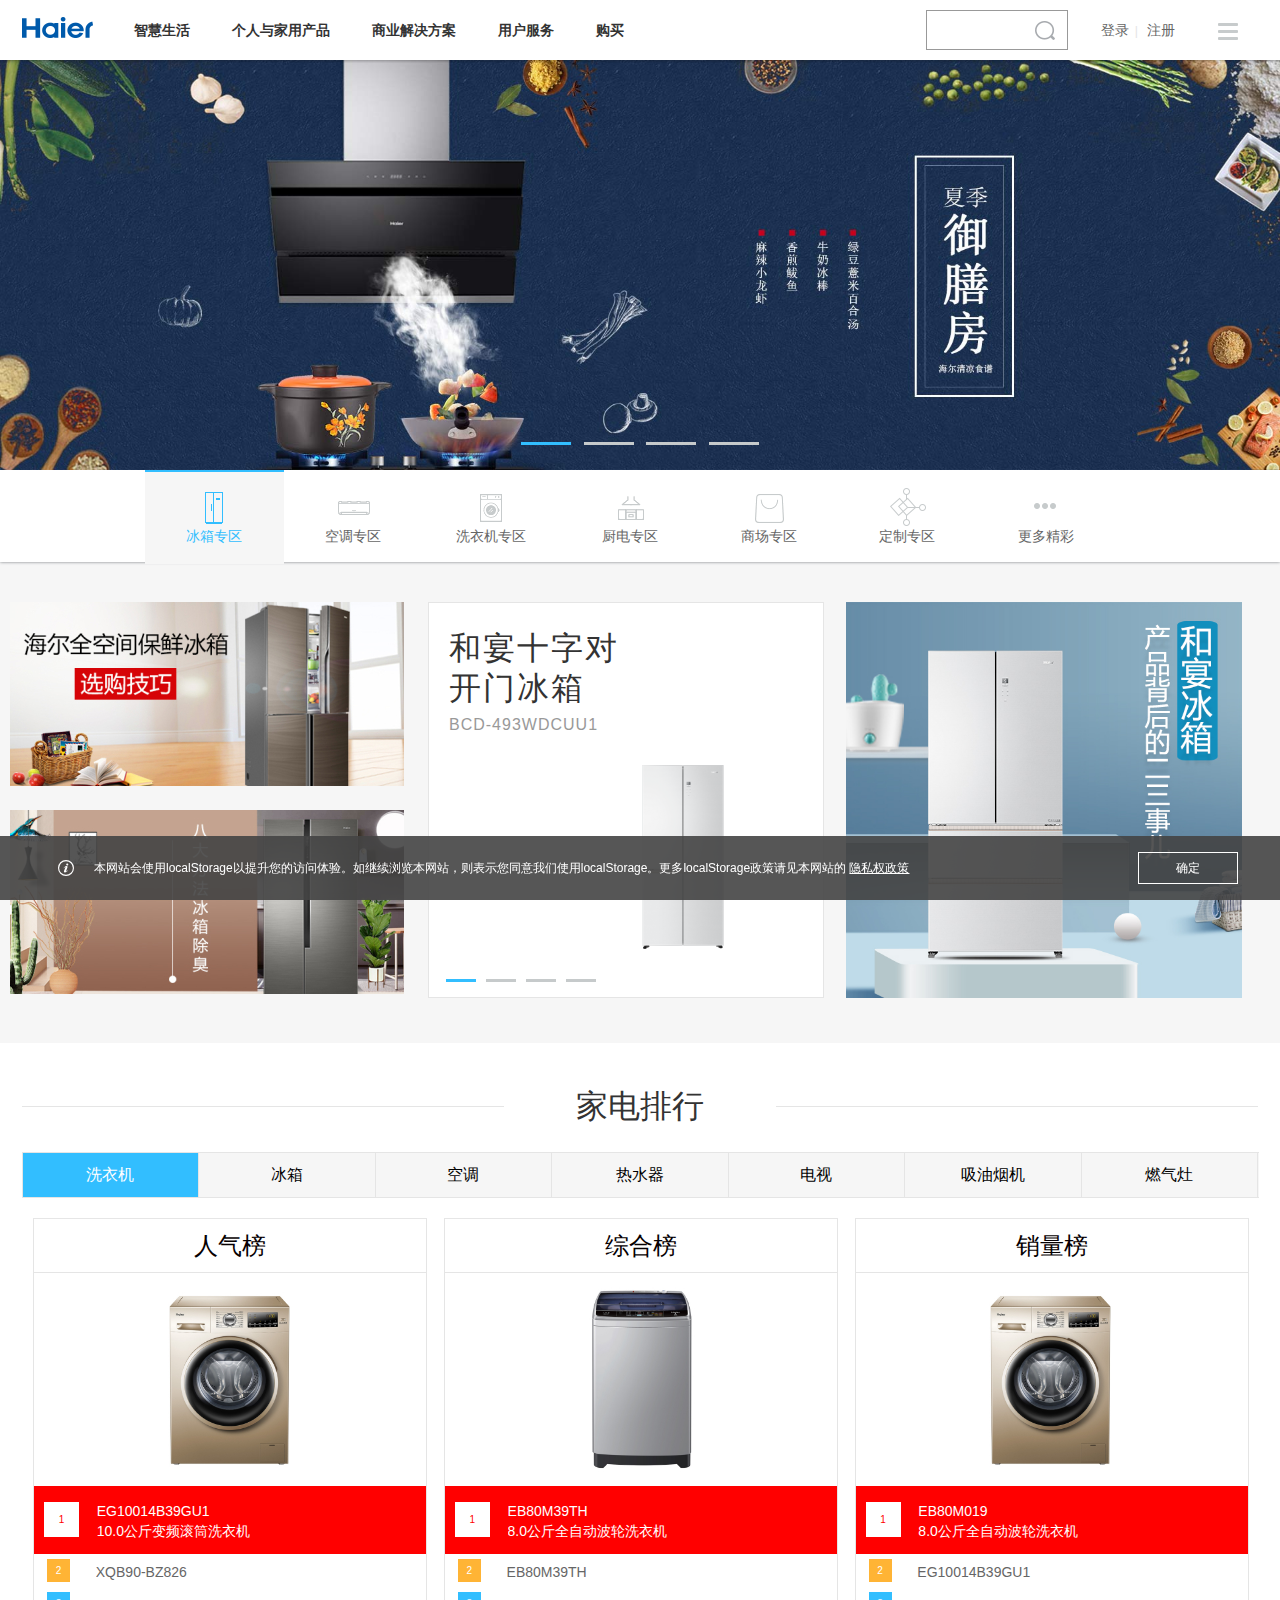
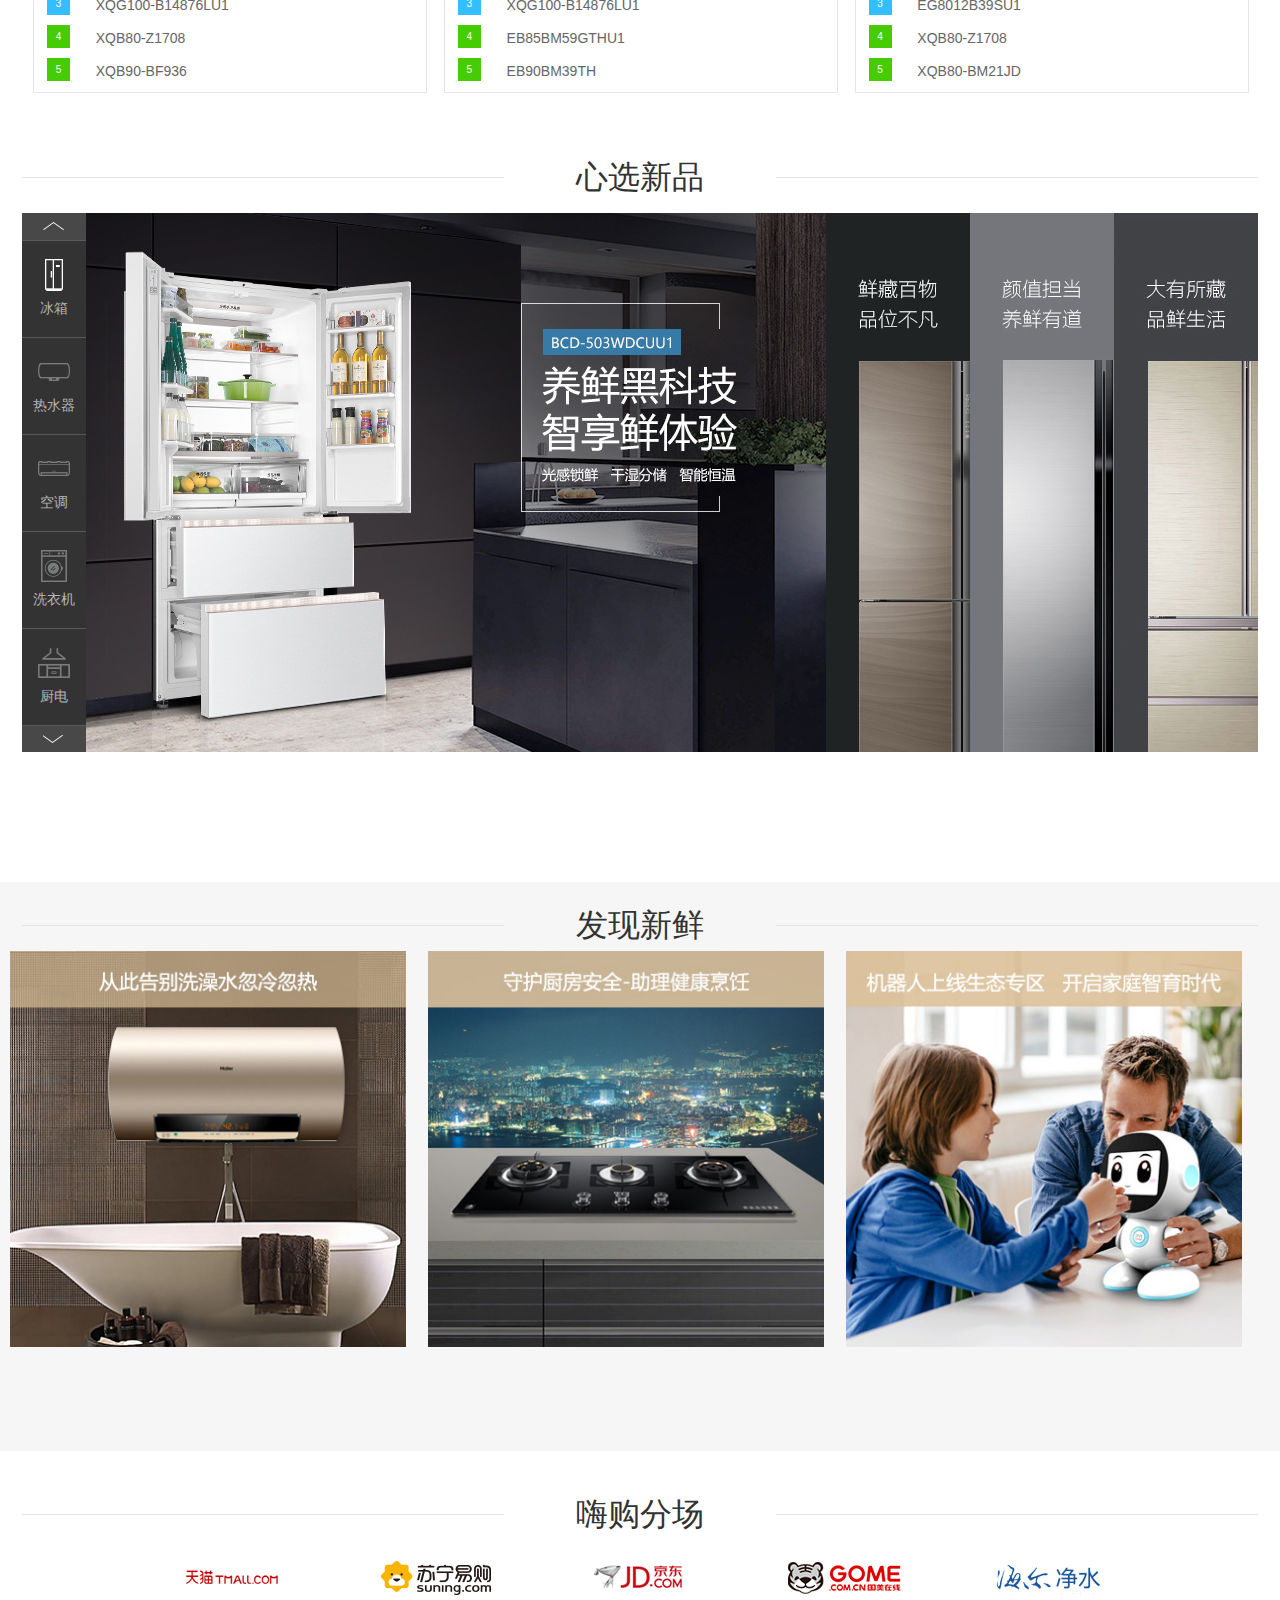
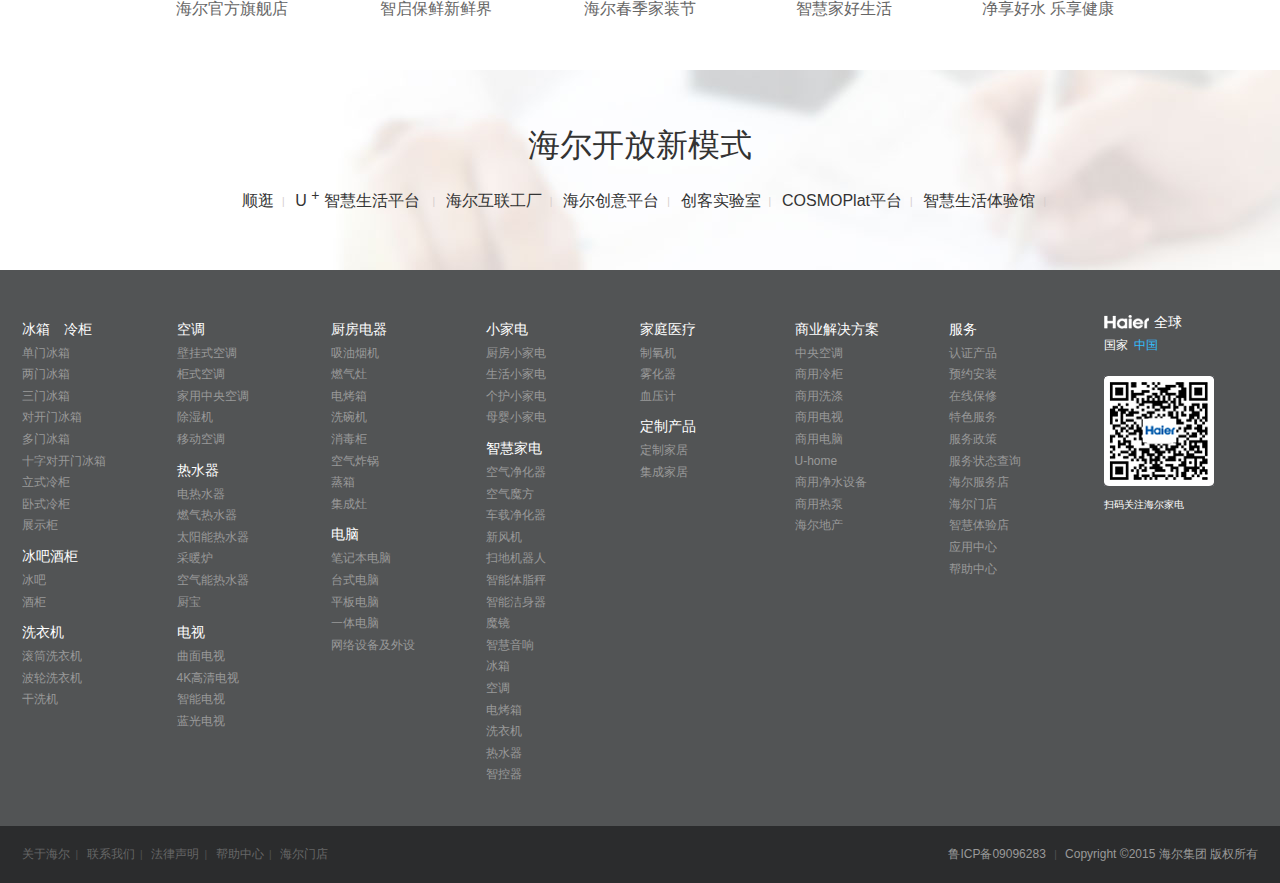
<file: index.html>
<!DOCTYPE html>
<html>

	<head>
		<meta charset="utf-8" />
		
		<title>index</title>
		<link rel="shortcut icon" href="img/indeximg/favicon.ico" />
		<link rel="stylesheet" href="css/index1.css" />
	</head>

	<body>
		<div class="container">
			<!--大框-->
			<div id="target"></div>
			<header>
				<!--头部-->
				<div class="hn_shadow"></div>
				<!--头部下方阴影-->
				<div class="content">
					<!--头部内容-->
					<a class="logo left" href="javascript:;">
						<i class="logoImg"></i>
					</a>
					<ul class="hn_nav left">
						<!--头部menu-->
						<li>
							<a href="javascript:;" class="tab sy">智慧生活</a>
							<div class="subnavbox3 js_navbox">
								<ul>
									<li>
										<i>关于海尔</i>
									</li>
									<li>
										<i class="zj">智慧家庭</i>
									</li>
									<li>
										<i class="zx">新闻资讯</i>
									</li>
									<li>
										<i>投资者关系</i>
									</li>
								</ul>
							</div>
						</li>
						<li>
							<a href="javascript:;" class="tab">个人与家用产品</a>
							<div class="subnavbox3 js_navbox">
								<ul>
									<li>
										<i>冰箱 冷柜</i>
									</li>
									<li>
										<i>冰吧酒柜</i>
									</li>
									<li>
										<i>洗衣机</i>
									</li>
									<li>
										<i>空调</i>
									</li>
									<li>
										<i>热水器</i>
									</li>
									<li>
										<i>电视</i>
									</li>
									<li>
										<i>厨房电器</i>
									</li>
									<li>
										<i>电脑</i>
									</li>
									<li>
										<i>小家电</i>
									</li>
									<li>
										<i>智慧家电</i>
									</li>
									<li>
										<i>定制产品</i>
									</li>
								</ul>
							</div>
						</li>
						<li>
							<a href="javascript:;" class="tab">商业解决方案</a>
							<div class="subnavbox3 js_navbox">
								<ul>
									<li>
										<i>中央空调</i>
									</li>
									<li>
										<i>商用冷柜</i>
									</li>
									<li>
										<i>商用洗涤</i>
									</li>
									<li>
										<i>商用电视</i>
									</li>
									<li>
										<i>商用电脑</i>
									</li>
									<li>
										<i>U-home</i>
									</li>
									<li>
										<i>商用净水设备</i>
									</li>
									<li>
										<i>商用热泵</i>
									</li>
								</ul>
							</div>
						</li>
						<li>
							<a href="javascript:;" class="tab">用户服务</a>
							<div class="subnavbox3 js_navbox">
								<ul>
									<li>
										<i>按服务类别</i>
									</li>
									<li>
										<i>会员尊享</i>
									</li>
								</ul>
							</div>
						</li>
						<li>
							<a href="javascript:;" class="tab">购买</a>
							<div class="subnavbox3 js_navbox">
								<ul>
									<li>
										<i>海尔商场</i>
									</li>
									<li>
										<i>海尔门店</i>
									</li>
								</ul>
							</div>
						</li>

					</ul>
					<div class="right rightbox">
						<!--头部右侧-->
						<div class="top_search top_search_new">
							<span class="top_search_text none"></span>
							<input type="text" />
							<i class="search search_img"></i>
						</div>
						<div class="js_listbox_new">
							<div class="js_everyoneSearch">
								<h4>大家都在搜</h4>
								<ul class="model_ul js_everyoneSearch_ul">
									<li>
										<a href="javascript:;">致樽3匹变频空调</a>
									</li>
									<li>
										<a href="javascript:;">速热热水器</a>
									</li>
									<li>
										<a href="javascript:;">帮助中心</a>
									</li>
									<li>
										<a href="javascript:;">在线报修</a>
									</li>
									<li>
										<a href="javascript:;">产品注册</a>
									</li>
								</ul>
							</div>
						</div>
						<div class="hn_userbox left">
							<div class="be">
								<a>登录</a>|
								<a>注册</a>
							</div>
							<div class="new_box none">
								<a class="news_box_img">
									<span>
										<img src="img/indeximg/hn_ico25_2.png" />
									</span>
								</a>
							</div>
						</div>
						<div class="hn_menu left">
							<div class="hn_menuImg">
								<i class="ico25 i_menu "></i>
							</div>
							<div class="menulist_box">
								<div class="col_2 left">
									<h3>产品专区</h3>
									<ul>
										<li>
											<a>冰箱专区</a>
										</li>
										<li>
											<a>冷柜专区</a>
										</li>
										<li>
											<a>冰吧酒柜专区</a>
										</li>
										<li>
											<a>洗衣机专区</a>
										</li>
										<li>
											<a>空调专区</a>
										</li>
										<li>
											<a>热水器专区</a>
										</li>
										<li>
											<a>电视专区</a>
										</li>
										<li>
											<a>厨电专区</a>
										</li>
										<li>
											<a>电脑专区</a>
										</li>
										<li>
											<a>手机专区</a>
										</li>
										<li>
											<a>小家电专区</a>
										</li>
										<li>
											<a class="menu_red1">
												智慧家电专区
												<span class="menu_red">热</span>
											</a>

										</li>
										<li>
											<a class="menu_red1">
												嗨购专区
												<span class="menu_red">热</span>
											</a>
										</li>
									</ul>
								</div>
								<div class="col_2 left">
									<h3>新模式</h3>
									<ul>
										<li>
											<a class="menu_green1">
												顺逛
												<span class="menu_green">新</span>
											</a>
										</li>
										<li>
											<a>智慧生活平台</a>
										</li>
										<li>
											<a>海尔互联工厂</a>
										</li>
										<li>
											<a>海尔创意平台</a>
										</li>
										<li>
											<a>创客实验室</a>
										</li>
										<li>
											<a>COSMOPlat平台</a>
										</li>
										<li>
											<a>智慧生活体验馆</a>
										</li>
									</ul>
								</div>
								<div class="col_2 left">
									<h3>快捷导航</h3>
									<ul>
										<li>
											<a>帮助中心</a>
										</li>
										<li>
											<a>海贝商场</a>
										</li>
										<li>
											<a>企业采购</a>
										</li>
										<li>
											<a>海尔门店</a>
										</li>
										<li>
											<a>海尔服务店</a>
										</li>
										<li>
											<a>联系我们</a>
										</li>
										<li>
											<a class="menu_red1">
												活动精选
												<span class="menu_red">热</span>
											</a>

										</li>
										<li>
											<a class="menu_green1">
												行业宝典
												<span class="menu_green">新</span>
											</a>
										</li>
										<li>
											<a class="menu_green1">
												海尔视讯
												<span class="menu_green">新</span>
											</a>
										</li>
									</ul>
								</div>
								<div class="col_2 left">
									<h3>主题活动</h3>
									<ul>
										<li>
											<a class="menu_red1">
												整套智慧家电
												<span class="menu_red">热</span>
											</a>
										</li>
									</ul>
								</div>
							</div>
						</div>
					</div>
				</div>
			</header>
			<!--头部结束-->
			<!--banner轮播-->
			<div class="banner">
				<ul>
					<li class="active">
						<img src="img/indeximg/fcedf314cda67026141a07e7230df7ed_P020190507539851126714.jpg" />
					</li>
					<li>
						<img src="img/indeximg/ab2928bcb5fb4c68fa6afc517d1da5c6_P020190429363879656355.jpg" />
					</li>
					<li>
						<img src="img/indeximg/f3b8fbaf40658cb98ad7e07c61aace8b_P020190403571666022103.jpg" />
					</li>
					<li>
						<img src="img/indeximg/25017f0389e972b2f96e9b80067d5682_P020190327557607452023.jpg" />
					</li>
				</ul>
				<ol>
					<li>
						<a class="active"></a>
					</li>
					<li>
						<a></a>
					</li>
					<li>
						<a></a>
					</li>
					<li>
						<a></a>
					</li>
				</ol>
			</div>
			<!--banner轮播结束-->
			<!--产品线开始-->
			<div class="js_interaction">
				<div class="js_interaction_tab">
					<ul>
						<li style="background: #F6F6F6;">
							<a class="cell">
								<i class="i_icebox"></i>
								<span style="color: #32beff;">冰箱专区</span>
							</a>
						</li>
						<li>
							<a class="cell">
								<i class="i_air"></i>
								<span>空调专区</span>
							</a>
						</li>
						<li>
							<a class="cell">
								<i class="i_washer"></i>
								<span>洗衣机专区</span>
							</a>
						</li>
						<li>
							<a class="cell">
								<i class="i_kitchen"></i>
								<span>厨电专区</span>
							</a>
						</li>
						<li>
							<a class="cell">
								<i class="i_shangchang"></i>
								<span>商场专区</span>
							</a>
						</li>
						<li>
							<a class="cell">
								<i class="i_diy"></i>
								<span>定制专区</span>
							</a>
						</li>
						<li>
							<a class="cell">
								<i class="i_more"></i>
								<span>更多精彩</span>
							</a>
						</li>
						<div class="js_line"></div>
					</ul>
				</div>
				<div class="hn_data_itemtype">
					<!--选1-->
					<div class="hn_interaction_content" style="display: block;">
						<div class="hn_content-1">
							<div class="hn_content-1-1">
								<img class="cc" src="img/indeximg/6e2063124d83ca3b50041ecabebf029d_P020190403467110377416_396.jpg" />
							</div>
							<div class="hn_content-1-1 " style="margin-top: 24px;">
								<img class="cc" src="img/indeximg/09c05d248651fb203cf9eaa85f19fcc1_P020190409595588139073_396.jpg" />
							</div>
						</div>
						<div class="hn_content-1 hn_content-2">
							<div id="outer1">
								<ul id="imgList1">
									<li class="pictwo pictwo1">
										<div class="img">
											<img class="cc" src="img/indeximg/48c94a009130457e2ec71cae04887776_P020190402331050628609_200.png" />
										</div>
										<div class="infobox">
											<h2>和宴十字对开门冰箱</h2>
											<p>BCD-493WDCUU1</p>
										</div>
									</li>
									<li class="pictwo pictwo2">
										<div class="img">
											<img class="cc" src="img/indeximg/76b152304262a013ac08c9073f32a28a_P020190402336672061214_200.png" />
										</div>
										<div class="infobox ">
											<h2>全开抽屉式多门冰箱</h2>
											<p>BCD-557WDGSU1</p>
										</div>
									</li>
									<li class="pictwo pictwo3">
										<div class="img">
											<img class="cc" src="img/indeximg/40585a5b5e8e8ef54d98ace4654c6c30_P020190402339544715437_200.png" />
										</div>
										<div class="infobox ">
											<h2>馨厨对开门冰箱</h2>
											<p>BCD-611WDIEU1</p>
										</div>
									</li>
									<li class="pictwo pictwo4">
										<div class="img">
											<img class="cc" src="img/indeximg/8c41b49fefbca30273a477ef93701506_P020190402479149739135_200.jpg" />
										</div>
										<div class="infobox ">
											<h2>飨宴十字对开门冰箱</h2>
											<p>BCD-560WDCZ</p>
										</div>
									</li>
								</ul>
								<div id="navDiv1">
									<a href="javascript:;" class="anniu1" style="background:#32beff ;"></a>
									<a href="javascript:;" class="anniu1"></a>
									<a href="javascript:;" class="anniu1"></a>
									<a href="javascript:;" class="anniu1"></a>
								</div>
							</div>
						</div>
						<div class="hn_content-1 hn_content-2">
							<div class="l-box">
								<img class="cc" src="img/indeximg/bb10b68ee8fe2d0716f6d4af010c1811_P020190417528117973654.jpg" />
							</div>
						</div>
					</div>
					<!--选2-->
					<div class="hn_interaction_content">
						<div class="hn_content-1">
							<div class="hn_content-1-1">
								<img class="cc" src="img/indeximg/98ebb8bd09aaae88ff715b5ce533fbe7_P020190409594209693352_396.jpg" />
							</div>
							<div class="hn_content-1-1 " style="margin-top: 24px;">
								<img class="cc" src="img/indeximg/cdf4dd6f4d3beee26721c25e68bfadea_P020190409593141651840_396.jpg"/>
							</div>
						</div>
						<div class="hn_content-1 hn_content-2">
							<div class="l-box">
								<img class="cc" src="img/indeximg/0cc838648e4fa2930a229e3f0ccae9c9_P020190409592788147983.jpg" />
							</div>
						</div>
						<div class="hn_content-1 hn_content-2">
							<div id="outer1">
									<ul id="imgList1">
										<li class="picthree picthree1">
											<div class="img">
												<img class="cc" src="img/indeximg/1708be6a5b99bd4e43899cec1fcb29d2_P020180508477102310368_200.jpg"/>
											</div>
											<div class="infobox">
												<h2>GS系列大1匹变频空调</h2>
                								<p>KFR-26GW/28GSN23AU1</p>
											</div>
										</li>
										<li class="picthree picthree2">
											<div class="img">
												<img class="cc" src="img/indeximg/17280badd62c643a0cfbab0a9892129e_P020180508480812028410_200.jpg" />
											</div>
											<div class="infobox ">
												<h2>CJ系列1.5匹变频空调</h2>
                								<p>KFR-35GW/A2CJD21AU1</p>
											</div>
										</li>
										<li class="picthree picthree3">
											<div class="img">
												<img class="cc" src="img/indeximg/6a6b2f6515b6778ceb0f57df19fdbe41_P020180508479518071673_200.jpg" />
											</div>
											<div class="infobox ">
												<h2>VPA系列3匹变频空调</h2>
                								<p>KFR-72LW/19VPA21AU1</p>
											</div>
										</li>
									</ul>
									<div id="navDiv1">
										<a href="javascript:;" class="anniu2" style="background:#32beff ;"></a>
										<a href="javascript:;" class="anniu2"></a>
										<a href="javascript:;" class="anniu2"></a>
									</div>
								</div>
							</div>
						</div>
					</div>
					<!--选3-->
					<div class="hn_interaction_content">
						<div class="hn_content-1">
							<div class="hn_content-1-1">
								<img class="cc" src="img/indeximg/c56d78a349599169fad4b45a0906b04c_P020190520528910280579_396.jpg" />
							</div>
							<div class="hn_content-1-1 " style="margin-top: 24px;">
								<img class="cc" src="img/indeximg/7c5e5c4cfaf7a130cdb1e08dffa7b7b4_P020190520526825304122_396.jpg"/>
							</div>
						</div>
						<div class="hn_content-1 hn_content-2">
							<div id="outer1">
								<ul id="imgList1">
									<li class="picfour picfour1">
										<div class="img">
											<img class="cc" src="img/indeximg/6d5fb141fedef0ea7e69c47302a4730f_P020180928374653117672_200.jpg" />
										</div>
										<div class="infobox">
											<h2>直驱变频滚筒洗衣机</h2>
                							<p>XQG100-14BD70U1JD</p>
										</div>
									</li>
									<li class="picfour picfour2">
										<div class="img">
											<img class="cc" src="img/indeximg/7529394434cd5f6d4a8cbc668e6bb39e_P020180928375025135703_200.jpg" />
										</div>
										<div class="infobox ">
											<h2>幂动力波轮洗衣机</h2>
                							<p>XQB100-F826</p>
										</div>
									</li>
									<li class="picfour picfour3">
										<div class="img">
											<img class="cc" src="img/indeximg/f86a7347419202e5d5e1632eeb405ca6_P020180928375527492819_200.jpg" />
										</div>
										<div class="infobox ">
											<h2>水晶变频滚筒洗衣机</h2>
                							<p>EG12014B69LGU1</p>
										</div>
									</li>
								</ul>
								<div id="navDiv1">
									<a href="javascript:;" class="anniu3" style="background:#32beff ;"></a>
									<a href="javascript:;" class="anniu3"></a>
									<a href="javascript:;" class="anniu3"></a>
								</div>
							</div>
						</div>
						<div class="hn_content-1 hn_content-2">
							<div class="l-box">
								<img class="cc" src="img/indeximg/79958831873a0e2f6f8f3c57077e677b_P020190520526473296948.jpg" />
							</div>
						</div>
					</div>
					<!--选4-->
					<div class="hn_interaction_content">
						<div class="hn_content-3">
							<div id="outer2">
								<ul id="imgList1">
									<li class="picfive picfive1">
										<div class="img1">
											<img class="cc" src="img/indeximg/64721f7b05dca690e557220bef988fb4_P020180717543866027330_350.jpg" />
										</div>
										<div class="infobox infobox1">
											<h2>和宴十字对开门冰箱</h2>
											<p>BCD-493WDCUU1</p>
										</div>
									</li>
									<li class="picfive picfive2">
										<div class="img1">
											<img class="cc" src="img/indeximg/2b73eb34bbb2da48840cbd050e01e8c4_P020180717547564007638_350.jpg" />
										</div>
										<div class="infobox infobox1">
											<h2>全开抽屉式多门冰箱</h2>
											<p>BCD-557WDGSU1</p>
										</div>
									</li>
									<li class="picfive picfive3">
										<div class="img1">
											<img class="cc" src="img/indeximg/c6b2265d6b1a038085ecaf94261e1856_P020180717545353856486_350.jpg" />
										</div>
										<div class="infobox infobox1">
											<h2>馨厨对开门冰箱</h2>
											<p>BCD-611WDIEU1</p>
										</div>
									</li>
									<li class="picfive picfive4">
										<div class="img1">
											<img class="cc" src="img/indeximg/f25da4fb2d242288464aa372fcb19e02_P020180717546576431393_350.jpg"/>
										</div>
										<div class="infobox infobox1">
											<h2>馨厨对开门冰箱</h2>
											<p>BCD-611WDIEU1</p>
										</div>
									</li>
								</ul>
								<div id="navDiv2">
									<a href="javascript:;" class="anniu4" style="background:#32beff ;"></a>
									<a href="javascript:;" class="anniu4"></a>
									<a href="javascript:;" class="anniu4"></a>
									<a href="javascript:;" class="anniu4"></a>
								</div>
							</div>
						</div>
						<div class="hn_content-1 hn_content-2">
							<div class="hn_content-1-1">
								<img class="cc" src="img/indeximg/3876a834bf4f91365a987bba0d24aa10_P020190520530643234038_396.jpg" />
							</div>
							<div class="hn_content-1-1 " style="margin-top: 24px;">
								<img class="cc" src="img/indeximg/cc9bf27011269448e1b3a6c85909b279_P020190520530226345638_396.jpg"/>
							</div>
						</div>
					</div>
					<!--选5-->
					<div class="hn_interaction_content">
						<div class="hn_content-1">
							<div class="l-box">
								<img class="cc" src="img/indeximg/a1c5d45de9578e78c5a45fa6a4c0cafc_P020171206590427691926.png" />
							</div>
						</div>
						<div class="hn_content-1 hn_content-2">
							<div class="l-box">
								<img class="cc" src="img/indeximg/365e604507bccb547604a894dfd6cb56_P020171206593022589763.png" />
							</div>
						</div>
						<div class="hn_content-1 hn_content-2">
							<div class="l-box">
								<img class="cc" src="img/indeximg/7866a58fdb7ee64397e4fa80fc36e870_P020171206592041221833.png" />
							</div>
						</div>
					</div>
					<!--选6-->
					<div class="hn_interaction_content">
						<div class="hn_content-1">
							<div class="l-box">
								<img class="cc" src="img/indeximg/9e29f98d9288f5441e094b74b90227d0_P020180718543854226069.jpg" />
							</div>
						</div>
						<div class="hn_content-1 hn_content-2">
							<div class="l-box">
								<img class="cc" src="img/indeximg/e65fc189f928bf1618d3d432f2aff65f_P020180718543361173398.jpg" />
							</div>
						</div>
						<div class="hn_content-1 hn_content-2">
							<div class="l-box">
								<img class="cc" src="img/indeximg/6e4bc82793a4aec50c7225186136fac3_P020181204380208488150.jpg" />
							</div>
						</div>
					</div>
					<!--选7-->
					<div class="hn_interaction_content">
						<div class="h-1-6">
							<div class="box-1">
								<div class="box-1-1">
									<div class="box-1-2">
										<h2>智慧家电专区</h2>
										<img src="img/indeximg/f74d1a8cb72233c77fadee7ca5958839_P020190418522705721747_100.png" />
									</div>
								</div>
							</div>
						</div>
						<div class="h-1-6">
							<div class="box-1">
								<div class="box-1-1">
									<div class="box-1-2">
										<h2>冷柜专区</h2>
										<img src="img/indeximg/093c7c408971490bf4f0abad5c7169ad_P020180222628563228882_100.jpg" />
									</div>
								</div>
							</div>
						</div>
						<div class="h-1-6">
							<div class="box-1">
								<div class="box-1-1">
									<div class="box-1-2">
										<h2>冰吧酒柜专区</h2>
										<img src="img/indeximg/18e5d1fe2600bff615e9b0607d5dc1ed_P020150711015199775571_100.jpg" />
										
									</div>
								</div>
							</div>
						</div>
						<div class="h-1-6">
							<div class="box-1">
								<div class="box-1-1">
									<div class="box-1-2">
										<h2>热水器专区</h2>
										<img src="img/indeximg/166d1fe18a6451ff3df3cd765d91c398_P020190418527780353971_100.png" />
									</div>
								</div>
							</div>
						</div>
						<div class="h-1-6">
							<div class="box-1">
								<div class="box-1-1">
									<div class="box-1-2">
										<h2>电视专区</h2>
										<img src="img/indeximg/3268d2718eeb6c5fdd3759d35c0ea500_P020190418528770212465_100.png" />
									</div>
								</div>
							</div>
						</div>
						<div class="h-1-6">
							<div class="box-1">
								<div class="box-1-1">
									<div class="box-1-2">
										<h2>电脑专区</h2>
										<img src="img/indeximg/4a852c4d7d103c6d332d56ff7031512d_P020161116357408600280_100.jpg" />
									</div>
								</div>
							</div>
						</div>
						<div class="h-1-6">
							<div class="box-1">
								<div class="box-1-1">
									<div class="box-1-2">
										<h2>小家电专区</h2>
										<img src="img/indeximg/8ac40ba8f914cb5ef68a4c5e967660e0_P020150529658745155604_100.png" />
									</div>
								</div>
							</div>
						</div>
						<div class="h-1-6">
							<div class="box-1">
								<div class="box-6-1">
									<div>
										<img src="img/indeximg/3abf1cb7fbc3b6507eabd9512cbb45e8_hn_buite_ico.png" />
										<p>
											更多专区正在建设中<br />-
											<span>敬请期待</span>-
										</p>
									</div>
								</div>
							</div>
						</div>
					</div>
				</div>
			
			<!--家电排行--> 
			<div class="hn_mallZone">
				<h2 class="content1">
					<span>家电排行</span>
				</h2>
				<ul class="hn_listCategory content">
					<li class=" active">洗衣机</li>
					<li>冰箱</li>
					<li>空调</li>
					<li>热水器</li>
					<li>电视</li>
					<li>吸油烟机</li>
					<li>燃气灶</li>
				</ul>
				<div class="hn_ranking">
					<!--家电选1-->
					<div class="hn_rankingContent active">
						<!--洗衣机1-->
						<div class="hn_rankingList_pro">
							<h3>人气榜</h3>
							<div class="hn_productImg">
								<img src="img/indeximg/xuan1.jpg"/>
							</div>
							<ul class="js_rankingList_ul">
								<li>
									<div class="list">
										<span class="hn_rankingNom">1</span>
										<div class="hn_rankingR">
											<span class="hn_rankingM">EG10014B39GU1</span>
										</div>
									</div>
									<div class="newlist">
										<span class="hn_rankingNom">1</span>
										<div class="hn_rankingR">
											<span class="hn_rankingM">EG10014B39GU1</span>
											<span class="hn_rankingM">10.0公斤变频滚筒洗衣机</span>
										</div>
									</div>
								</li>
								<li>
									<div class="list">
										<span class="hn_rankingNom">2</span>
										<div class="hn_rankingR">
											<span class="hn_rankingM">XQB90-BZ826</span>
										</div>
									</div>
									<div class="newlist">
										<span class="hn_rankingNom">2</span>
										<div class="hn_rankingR">
											<span class="hn_rankingM">XQB90-BZ826</span>
											<span class="hn_rankingM">9.0公斤全自动变频波轮洗衣机</span>
										</div>
									</div>
								</li>
								<li>
									<div class="list">
										<span class="hn_rankingNom">3</span>
										<div class="hn_rankingR">
											<span class="hn_rankingM">XQG100-B14876LU1</span>
										</div>
									</div>
									<div class="newlist">
										<span class="hn_rankingNom">3</span>
										<div class="hn_rankingR">
											<span class="hn_rankingM">XQG100-B14876LU1</span>
											<span class="hn_rankingM">10.0公斤水晶滚筒洗衣机</span>
										</div>
									</div>
								</li>
								<li>
									<div class="list">
										<span class="hn_rankingNom">4</span>
										<div class="hn_rankingR">
											<span class="hn_rankingM">XQB80-Z1708</span>
										</div>
									</div>
									<div class="newlist">
										<span class="hn_rankingNom">4</span>
										<div class="hn_rankingR">
											<span class="hn_rankingM">XQB80-Z1708</span>
											<span class="hn_rankingM">8.0公斤全自动波轮洗衣机</span>
										</div>
									</div>
								</li>
								<li>
									<div class="list">
										<span class="hn_rankingNom">5</span>
										<div class="hn_rankingR">
											<span class="hn_rankingM">XQB90-BF936</span>
										</div>
									</div>
									<div class="newlist">
										<span class="hn_rankingNom">5</span>
										<div class="hn_rankingR">
											<span class="hn_rankingM">XQB90-BF936</span>
											<span class="hn_rankingM">9.0公斤涌泉变频波轮洗衣机</span>
										</div>
									</div>
								</li>
							</ul>
						</div>
						<!--洗衣机2-->
						<div class="hn_rankingList_pro">
							<h3>综合榜</h3>
							<div class="hn_productImg">
								<img src="img/indeximg/xuan6.jpg"/>
							</div>
							<ul class="js_rankingList_ul">
								<li>
									<div class="list">
										<span class="hn_rankingNom">1</span>
										<div class="hn_rankingR">
											<span class="hn_rankingM">EB80M39TH</span>
										</div>
									</div>
									<div class="newlist">
										<span class="hn_rankingNom">1</span>
										<div class="hn_rankingR">
											<span class="hn_rankingM">EB80M39TH</span>
											<span class="hn_rankingM">8.0公斤全自动波轮洗衣机</span>
										</div>
									</div>
								</li>
								<li>
									<div class="list">
										<span class="hn_rankingNom">2</span>
										<div class="hn_rankingR">
											<span class="hn_rankingM">EB80M39TH</span>
										</div>
									</div>
									<div class="newlist">
										<span class="hn_rankingNom">2</span>
										<div class="hn_rankingR">
											<span class="hn_rankingM">EB80M39TH</span>
											<span class="hn_rankingM">8.0公斤全自动波轮洗衣机</span>
										</div>
									</div>
								</li>
								<li>
									<div class="list">
										<span class="hn_rankingNom">3</span>
										<div class="hn_rankingR">
											<span class="hn_rankingM">XQG100-B14876LU1</span>
										</div>
									</div>
									<div class="newlist">
										<span class="hn_rankingNom">3</span>
										<div class="hn_rankingR">
											<span class="hn_rankingM">XQG100-B14876LU1</span>
											<span class="hn_rankingM">10.0公斤水晶滚筒洗衣机</span>
										</div>
									</div>
								</li>
								<li>
									<div class="list">
										<span class="hn_rankingNom">4</span>
										<div class="hn_rankingR">
											<span class="hn_rankingM">EB85BM59GTHU1</span>
										</div>
									</div>
									<div class="newlist">
										<span class="hn_rankingNom">4</span>
										<div class="hn_rankingR">
											<span class="hn_rankingM">EB85BM59GTHU1</span>
											<span class="hn_rankingM">8.5公斤 变频波轮洗衣机</span>
										</div>
									</div>
								</li>
								<li>
									<div class="list">
										<span class="hn_rankingNom">5</span>
										<div class="hn_rankingR">
											<span class="hn_rankingM">EB90BM39TH</span>
										</div>
									</div>
									<div class="newlist">
										<span class="hn_rankingNom">5</span>
										<div class="hn_rankingR">
											<span class="hn_rankingM">EB90BM39TH</span>
											<span class="hn_rankingM">9.0公斤变频波轮洗衣机</span>
										</div>
									</div>
								</li>
							</ul>
						</div>
						<!--洗衣机3-->
						<div class="hn_rankingList_pro">
							<h3>销量榜</h3>
							<div class="hn_productImg">
								<img src="img/indeximg/xuan1.jpg"/>
							</div>
							<ul class="js_rankingList_ul">
								<li>
									<div class="list">
										<span class="hn_rankingNom">1</span>
										<div class="hn_rankingR">
											<span class="hn_rankingM">EB80M019</span>
										</div>
									</div>
									<div class="newlist">
										<span class="hn_rankingNom">1</span>
										<div class="hn_rankingR">
											<span class="hn_rankingM">EB80M019</span>
											<span class="hn_rankingM">8.0公斤全自动波轮洗衣机</span>
										</div>
									</div>
								</li>
								<li>
									<div class="list">
										<span class="hn_rankingNom">2</span>
										<div class="hn_rankingR">
											<span class="hn_rankingM">EG10014B39GU1</span>
										</div>
									</div>
									<div class="newlist">
										<span class="hn_rankingNom">2</span>
										<div class="hn_rankingR">
											<span class="hn_rankingM">EG10014B39GU1</span>
											<span class="hn_rankingM">10.0公斤变频滚筒洗衣机</span>
										</div>
									</div>
								</li>
								<li>
									<div class="list">
										<span class="hn_rankingNom">3</span>
										<div class="hn_rankingR">
											<span class="hn_rankingM">EG8012B39SU1</span>
										</div>
									</div>
									<div class="newlist">
										<span class="hn_rankingNom">3</span>
										<div class="hn_rankingR">
											<span class="hn_rankingM">EG8012B39SU1</span>
											<span class="hn_rankingM">8.0公斤高温筒自洁滚筒洗衣机</span>
										</div>
									</div>
								</li>
								<li>
									<div class="list">
										<span class="hn_rankingNom">4</span>
										<div class="hn_rankingR">
											<span class="hn_rankingM">XQB80-Z1708</span>
										</div>
									</div>
									<div class="newlist">
										<span class="hn_rankingNom">4</span>
										<div class="hn_rankingR">
											<span class="hn_rankingM">XQB80-Z1708</span>
											<span class="hn_rankingM">8.0公斤全自动波轮洗衣机</span>
										</div>
									</div>
								</li>
								<li>
									<div class="list">
										<span class="hn_rankingNom">5</span>
										<div class="hn_rankingR">
											<span class="hn_rankingM">XQB80-BM21JD</span>
										</div>
									</div>
									<div class="newlist">
										<span class="hn_rankingNom">5</span>
										<div class="hn_rankingR">
											<span class="hn_rankingM">XQB80-BM21JD</span>
											<span class="hn_rankingM">8.0公斤变频波轮洗衣机</span>
										</div>
									</div>
								</li>
							</ul>
						</div>
					</div>
					<!--家电选2-->
					<div class="hn_rankingContent">
						<!--冰箱1-->
						<div class="hn_rankingList_pro">
							<h3>人气榜</h3>
							<div class="hn_productImg">
								<img src="img/indeximg/bing1.jpg"/>
							</div>
							<ul class="js_rankingList_ul">
								<li>
									<div class="list">
										<span class="hn_rankingNom">1</span>
										<div class="hn_rankingR">
											<span class="hn_rankingM">BCD-452WDPF</span>
										</div>
									</div>
									<div class="newlist">
										<span class="hn_rankingNom">1</span>
										<div class="hn_rankingR">
											<span class="hn_rankingM">BCD-452WDPF</span>
											<span class="hn_rankingM">452升风冷定频对开门冰箱</span>
										</div>
									</div>
								</li>
								<li>
									<div class="list">
										<span class="hn_rankingNom">2</span>
										<div class="hn_rankingR">
											<span class="hn_rankingM">BCD-220WDVL</span>
										</div>
									</div>
									<div class="newlist">
										<span class="hn_rankingNom">2</span>
										<div class="hn_rankingR">
											<span class="hn_rankingM">BCD-220WDVL</span>
											<span class="hn_rankingM">220升风冷定频三门冰箱</span>
										</div>
									</div>
								</li>
								<li>
									<div class="list">
										<span class="hn_rankingNom">3</span>
										<div class="hn_rankingR">
											<span class="hn_rankingM">BCD-415WDVC</span>
										</div>
									</div>
									<div class="newlist">
										<span class="hn_rankingNom">3</span>
										<div class="hn_rankingR">
											<span class="hn_rankingM">BCD-415WDVC</span>
											<span class="hn_rankingM">415升风冷变频多门冰箱</span>
										</div>
									</div>
								</li>
								<li>
									<div class="list">
										<span class="hn_rankingNom">4</span>
										<div class="hn_rankingR">
											<span class="hn_rankingM">BCD-331WDGQ</span>
										</div>
									</div>
									<div class="newlist">
										<span class="hn_rankingNom">4</span>
										<div class="hn_rankingR">
											<span class="hn_rankingM">BCD-331WDGQ</span>
											<span class="hn_rankingM">331升风冷变频多门冰箱</span>
										</div>
									</div>
								</li>
								<li>
									<div class="list">
										<span class="hn_rankingNom">5</span>
										<div class="hn_rankingR">
											<span class="hn_rankingM">BCD-262WDGG</span>
										</div>
									</div>
									<div class="newlist">
										<span class="hn_rankingNom">5</span>
										<div class="hn_rankingR">
											<span class="hn_rankingM">BCD-262WDGG</span>
											<span class="hn_rankingM">262升风冷变频三门冰箱</span>
										</div>
									</div>
								</li>
							</ul>
						</div>
						<!--冰箱2-->
						<div class="hn_rankingList_pro">
							<h3>综合榜</h3>
							<div class="hn_productImg">
								<img src="img/indeximg/bing6.jpg"/>
							</div>
							<ul class="js_rankingList_ul">
								<li>
									<div class="list">
										<span class="hn_rankingNom">1</span>
										<div class="hn_rankingR">
											<span class="hn_rankingM">BCD-258WDVLU1</span>
										</div>
									</div>
									<div class="newlist">
										<span class="hn_rankingNom">1</span>
										<div class="hn_rankingR">
											<span class="hn_rankingM">BCD-258WDVLU1</span>
											<span class="hn_rankingM">258升风冷变频三门冰箱</span>
										</div>
									</div>
								</li>
								<li>
									<div class="list">
										<span class="hn_rankingNom">2</span>
										<div class="hn_rankingR">
											<span class="hn_rankingM">BCD-591WDVLU1</span>
										</div>
									</div>
									<div class="newlist">
										<span class="hn_rankingNom">2</span>
										<div class="hn_rankingR">
											<span class="hn_rankingM">BCD-591WDVLU1</span>
											<span class="hn_rankingM">591升风冷变频对开门冰箱</span>
										</div>
									</div>
								</li>
								<li>
									<div class="list">
										<span class="hn_rankingNom">3</span>
										<div class="hn_rankingR">
											<span class="hn_rankingM">BCD-531WDVLU1</span>
										</div>
									</div>
									<div class="newlist">
										<span class="hn_rankingNom">3</span>
										<div class="hn_rankingR">
											<span class="hn_rankingM">BCD-531WDVLU1</span>
											<span class="hn_rankingM">531升风冷变频十字对开门冰箱</span>
										</div>
									</div>
								</li>
								<li>
									<div class="list">
										<span class="hn_rankingNom">4</span>
										<div class="hn_rankingR">
											<span class="hn_rankingM">BCD-451WDEAU1</span>
										</div>
									</div>
									<div class="newlist">
										<span class="hn_rankingNom">4</span>
										<div class="hn_rankingR">
											<span class="hn_rankingM">BCD-451WDEAU1</span>
											<span class="hn_rankingM">451升风冷变频多门冰箱</span>
										</div>
									</div>
								</li>
								<li>
									<div class="list">
										<span class="hn_rankingNom">5</span>
										<div class="hn_rankingR">
											<span class="hn_rankingM">BCD-652WDBGU1</span>
										</div>
									</div>
									<div class="newlist">
										<span class="hn_rankingNom">5</span>
										<div class="hn_rankingR">
											<span class="hn_rankingM">BCD-652WDBGU1</span>
											<span class="hn_rankingM">652升风冷变频对开门冰箱</span>
										</div>
									</div>
								</li>
							</ul>
						</div>
						<!--冰箱3-->
						<div class="hn_rankingList_pro">
							<h3>销量榜</h3>
							<div class="hn_productImg">
								<img src="img/indeximg/bing6.jpg"/>
							</div>
							<ul class="js_rankingList_ul">
								<li>
									<div class="list">
										<span class="hn_rankingNom">1</span>
										<div class="hn_rankingR">
											<span class="hn_rankingM">BCD-160TMPQ</span>
										</div>
									</div>
									<div class="newlist">
										<span class="hn_rankingNom">1</span>
										<div class="hn_rankingR">
											<span class="hn_rankingM">BCD-160TMPQ</span>
											<span class="hn_rankingM">160升直冷定频两门冰箱</span>
										</div>
									</div>
								</li>
								<li>
									<div class="list">
										<span class="hn_rankingNom">2</span>
										<div class="hn_rankingR">
											<span class="hn_rankingM">BCD-201STPA</span>
										</div>
									</div>
									<div class="newlist">
										<span class="hn_rankingNom">2</span>
										<div class="hn_rankingR">
											<span class="hn_rankingM">BCD-201STPA</span>
											<span class="hn_rankingM">201升直冷定频三门冰箱</span>
										</div>
									</div>
								</li>
								<li>
									<div class="list">
										<span class="hn_rankingNom">3</span>
										<div class="hn_rankingR">
											<span class="hn_rankingM">BCD-216WMPT</span>
										</div>
									</div>
									<div class="newlist">
										<span class="hn_rankingNom">3</span>
										<div class="hn_rankingR">
											<span class="hn_rankingM">BCD-216WMPT</span>
											<span class="hn_rankingM">216升风冷定频三门冰箱</span>
										</div>
									</div>
								</li>
								<li>
									<div class="list">
										<span class="hn_rankingNom">4</span>
										<div class="hn_rankingR">
											<span class="hn_rankingM">BCD-190WDPT</span>
										</div>
									</div>
									<div class="newlist">
										<span class="hn_rankingNom">4</span>
										<div class="hn_rankingR">
											<span class="hn_rankingM">BCD-190WDPT</span>
											<span class="hn_rankingM">190升风冷定频两门冰箱</span>
										</div>
									</div>
								</li>
								<li>
									<div class="list">
										<span class="hn_rankingNom">5</span>
										<div class="hn_rankingR">
											<span class="hn_rankingM">BCD-206STPA</span>
										</div>
									</div>
									<div class="newlist">
										<span class="hn_rankingNom">5</span>
										<div class="hn_rankingR">
											<span class="hn_rankingM">BCD-206STPA</span>
											<span class="hn_rankingM">206升直冷定频三门冰箱</span>
										</div>
									</div>
								</li>
							</ul>
						</div>
					</div>
					<!--家电选3-->
					<div class="hn_rankingContent">
						<!--空调1-->
						<div class="hn_rankingList_pro">
							<h3>人气榜</h3>
							<div class="hn_productImg">
								<img src="img/indeximg/kong1.jpg"/>
							</div>
							<ul class="js_rankingList_ul">
								<li>
									<div class="list">
										<span class="hn_rankingNom">1</span>
										<div class="hn_rankingR">
											<span class="hn_rankingM">KFR-35GW/27JDM23A</span>
										</div>
									</div>
									<div class="newlist">
										<span class="hn_rankingNom">1</span>
										<div class="hn_rankingR">
											<span class="hn_rankingM">KFR-35GW/27JDM23A</span>
											<span class="hn_rankingM">恋+1.5匹变频壁挂式空调</span>
										</div>
									</div>
								</li>
								<li>
									<div class="list">
										<span class="hn_rankingNom">2</span>
										<div class="hn_rankingR">
											<span class="hn_rankingM">KFR-26GW/27JDM23A</span>
										</div>
									</div>
									<div class="newlist">
										<span class="hn_rankingNom">2</span>
										<div class="hn_rankingR">
											<span class="hn_rankingM">KFR-26GW/27JDM23A</span>
											<span class="hn_rankingM">恋+大1匹变频壁挂式空调</span>
										</div>
									</div>
								</li>
								<li>
									<div class="list">
										<span class="hn_rankingNom">3</span>
										<div class="hn_rankingR">
											<span class="hn_rankingM">KFR-23GW/05JDM33</span>
										</div>
									</div>
									<div class="newlist">
										<span class="hn_rankingNom">3</span>
										<div class="hn_rankingR">
											<span class="hn_rankingM">KFR-23GW/05JDM33</span>
											<span class="hn_rankingM">JDM系列小1匹定频壁挂式空调</span>
										</div>
									</div>
								</li>
								<li>
									<div class="list">
										<span class="hn_rankingNom">4</span>
										<div class="hn_rankingR">
											<span class="hn_rankingM">KFR-35GW/03DIB81A</span>
										</div>
									</div>
									<div class="newlist">
										<span class="hn_rankingNom">4</span>
										<div class="hn_rankingR">
											<span class="hn_rankingM">KFR-35GW/03DIB81A</span>
											<span class="hn_rankingM">DIB系列1.5匹变频壁挂式空调</span>
										</div>
									</div>
								</li>
								<li>
									<div class="list">
										<span class="hn_rankingNom">5</span>
										<div class="hn_rankingR">
											<span class="hn_rankingM">KFR-35GW/13BAA21AU1</span>
										</div>
									</div>
									<div class="newlist">
										<span class="hn_rankingNom">5</span>
										<div class="hn_rankingR">
											<span class="hn_rankingM">KFR-35GW/13BAA21AU1</span>
											<span class="hn_rankingM">节能风系列1.5匹变频壁挂式空调</span>
										</div>
									</div>
								</li>
							</ul>
						</div>
						<!--空调2-->
						<div class="hn_rankingList_pro">
							<h3>综合榜</h3>
							<div class="hn_productImg">
								<img src="img/indeximg/kong5.jpg"/>
							</div>
							<ul class="js_rankingList_ul">
								<li>
									<div class="list">
										<span class="hn_rankingNom">1</span>
										<div class="hn_rankingR">
											<span class="hn_rankingM">KFR-32GW/16TMAAL13U1</span>
										</div>
									</div>
									<div class="newlist">
										<span class="hn_rankingNom">1</span>
										<div class="hn_rankingR">
											<span class="hn_rankingM">KFR-32GW/16TMAAL13U1</span>
											<span class="hn_rankingM">TMA系列小1.5匹匹定频壁挂式空调</span>
										</div>
									</div>
								</li>
								<li>
									<div class="list">
										<span class="hn_rankingNom">2</span>
										<div class="hn_rankingR">
											<span class="hn_rankingM">KFR-36GW/16TMAAL13U1</span>
										</div>
									</div>
									<div class="newlist">
										<span class="hn_rankingNom">2</span>
										<div class="hn_rankingR">
											<span class="hn_rankingM">KFR-36GW/16TMAAL13U1</span>
											<span class="hn_rankingM">TMA系列大1.5匹定频壁挂式空调</span>
										</div>
									</div>
								</li>
								<li>
									<div class="list">
										<span class="hn_rankingNom">3</span>
										<div class="hn_rankingR">
											<span class="hn_rankingM">KFR-36GW/16TMAAL13U1</span>
										</div>
									</div>
									<div class="newlist">
										<span class="hn_rankingNom">3</span>
										<div class="hn_rankingR">
											<span class="hn_rankingM">KFR-36GW/16TMAAL13U1</span>
											<span class="hn_rankingM">TMA系列大1.5匹定频壁挂式空调</span>
										</div>
									</div>
								</li>
								<li>
									<div class="list">
										<span class="hn_rankingNom">4</span>
										<div class="hn_rankingR">
											<span class="hn_rankingM">KFR-26GW/16TMAAL13U1</span>
										</div>
									</div>
									<div class="newlist">
										<span class="hn_rankingNom">4</span>
										<div class="hn_rankingR">
											<span class="hn_rankingM">KFR-26GW/16TMAAL13U1</span>
											<span class="hn_rankingM">TMA系列大1匹定频壁挂式空调</span>
										</div>
									</div>
								</li>
								<li>
									<div class="list">
										<span class="hn_rankingNom">5</span>
										<div class="hn_rankingR">
											<span class="hn_rankingM">KFR-35GW/19UAAAL23AU1</span>
										</div>
									</div>
									<div class="newlist">
										<span class="hn_rankingNom">5</span>
										<div class="hn_rankingR">
											<span class="hn_rankingM">KFR-35GW/19UAAAL23AU1</span>
											<span class="hn_rankingM">UAAAL系列正1.5匹变频壁挂式空调</span>
										</div>
									</div>
								</li>
							</ul>
						</div>
						<!--空调3-->
						<div class="hn_rankingList_pro">
							<h3>销量榜</h3>
							<div class="hn_productImg">
								<img src="img/indeximg/kong10.jpg"/>
							</div>
							<ul class="js_rankingList_ul">
								<li>
									<div class="list">
										<span class="hn_rankingNom">1</span>
										<div class="hn_rankingR">
											<span class="hn_rankingM">KFR-35GW/01JDM33</span>
										</div>
									</div>
									<div class="newlist">
										<span class="hn_rankingNom">1</span>
										<div class="hn_rankingR">
											<span class="hn_rankingM">KFR-35GW/01JDM33</span>
											<span class="hn_rankingM">JDM系列1.5匹定频壁挂式空调</span>
										</div>
									</div>
								</li>
								<li>
									<div class="list">
										<span class="hn_rankingNom">2</span>
										<div class="hn_rankingR">
											<span class="hn_rankingM">KFR-35GW/27JDM23A</span>
										</div>
									</div>
									<div class="newlist">
										<span class="hn_rankingNom">2</span>
										<div class="hn_rankingR">
											<span class="hn_rankingM">KFR-35GW/27JDM23A</span>
											<span class="hn_rankingM">恋+1.5匹变频壁挂式空调</span>
										</div>
									</div>
								</li>
								<li>
									<div class="list">
										<span class="hn_rankingNom">3</span>
										<div class="hn_rankingR">
											<span class="hn_rankingM">KFR-35GW/03DIB81A</span>
										</div>
									</div>
									<div class="newlist">
										<span class="hn_rankingNom">3</span>
										<div class="hn_rankingR">
											<span class="hn_rankingM">KFR-35GW/03DIB81A</span>
											<span class="hn_rankingM">DIB系列1.5匹变频壁挂式空调</span>
										</div>
									</div>
								</li>
								<li>
									<div class="list">
										<span class="hn_rankingNom">4</span>
										<div class="hn_rankingR">
											<span class="hn_rankingM">KFR-35GW/20MCA33</span>
										</div>
									</div>
									<div class="newlist">
										<span class="hn_rankingNom">4</span>
										<div class="hn_rankingR">
											<span class="hn_rankingM">KFR-35GW/20MCA33</span>
											<span class="hn_rankingM">MCA系列1.5匹定频壁挂式空调</span>
										</div>
									</div>
								</li>
								<li>
									<div class="list">
										<span class="hn_rankingNom">5</span>
										<div class="hn_rankingR">
											<span class="hn_rankingM">KFR-35GW/03MEA81A</span>
										</div>
									</div>
									<div class="newlist">
										<span class="hn_rankingNom">5</span>
										<div class="hn_rankingR">
											<span class="hn_rankingM">KFR-35GW/03MEA81A</span>
											<span class="hn_rankingM">MEA系列1.5匹变频壁挂式空调</span>
										</div>
									</div>
								</li>
							</ul>
						</div>
					</div>
					<!--家电选4-->
					<div class="hn_rankingContent">
						<!--热水器1-->
						<div class="hn_rankingList_pro">
							<h3>人气榜</h3>
							<div class="hn_productImg">
								<img src="img/indeximg/re1.jpg"/>
							</div>
							<ul class="js_rankingList_ul">
								<li>
									<div class="list">
										<span class="hn_rankingNom">1</span>
										<div class="hn_rankingR">
											<span class="hn_rankingM">EC6003-G6</span>
										</div>
									</div>
									<div class="newlist">
										<span class="hn_rankingNom">1</span>
										<div class="hn_rankingR">
											<span class="hn_rankingM">EC6003-G6</span>
											<span class="hn_rankingM">60升速热增容型横式电热水器</span>
										</div>
									</div>
								</li>
								<li>
									<div class="list">
										<span class="hn_rankingNom">2</span>
										<div class="hn_rankingR">
											<span class="hn_rankingM">JSQ25-13UT(12T)</span>
										</div>
									</div>
									<div class="newlist">
										<span class="hn_rankingNom">2</span>
										<div class="hn_rankingR">
											<span class="hn_rankingM">JSQ25-13UT(12T)</span>
											<span class="hn_rankingM">13升变频恒温燃气热水器</span>
										</div>
									</div>
								</li>
								<li>
									<div class="list">
										<span class="hn_rankingNom">3</span>
										<div class="hn_rankingR">
											<span class="hn_rankingM">EC8002-Q6(SJ)</span>
										</div>
									</div>
									<div class="newlist">
										<span class="hn_rankingNom">3</span>
										<div class="hn_rankingR">
											<span class="hn_rankingM">EC8002-Q6(SJ)</span>
											<span class="hn_rankingM">80升变频速热横式电热水器</span>
										</div>
									</div>
								</li>
								<li>
									<div class="list">
										<span class="hn_rankingNom">4</span>
										<div class="hn_rankingR">
											<span class="hn_rankingM">JSQ31-16JN5(12T)</span>
										</div>
									</div>
									<div class="newlist">
										<span class="hn_rankingNom">4</span>
										<div class="hn_rankingR">
											<span class="hn_rankingM">JSQ31-16JN5(12T)</span>
											<span class="hn_rankingM">16升微颗粒自清扫燃气热水器</span>
										</div>
									</div>
								</li>
								<li>
									<div class="list">
										<span class="hn_rankingNom">5</span>
										<div class="hn_rankingR">
											<span class="hn_rankingM">JSQ25-13JN3(12T)</span>
										</div>
									</div>
									<div class="newlist">
										<span class="hn_rankingNom">5</span>
										<div class="hn_rankingR">
											<span class="hn_rankingM">JSQ25-13JN3(12T)</span>
											<span class="hn_rankingM">13升变频恒温燃气热水器</span>
										</div>
									</div>
								</li>
							</ul>
						</div>
						<!--热水器2-->
						<div class="hn_rankingList_pro">
							<h3>综合榜</h3>
							<div class="hn_productImg">
								<img src="img/indeximg/re6.jpg"/>
							</div>
							<ul class="js_rankingList_ul">
								<li>
									<div class="list">
										<span class="hn_rankingNom">1</span>
										<div class="hn_rankingR">
											<span class="hn_rankingM">EC6003-YT1</span>
										</div>
									</div>
									<div class="newlist">
										<span class="hn_rankingNom">1</span>
										<div class="hn_rankingR">
											<span class="hn_rankingM">EC6003-YT1</span>
											<span class="hn_rankingM">60升健康抑菌横式电热水器</span>
										</div>
									</div>
								</li>
								<li>
									<div class="list">
										<span class="hn_rankingNom">2</span>
										<div class="hn_rankingR">
											<span class="hn_rankingM">EC6002-MC5</span>
										</div>
									</div>
									<div class="newlist">
										<span class="hn_rankingNom">2</span>
										<div class="hn_rankingR">
											<span class="hn_rankingM">EC6002-MC5</span>
											<span class="hn_rankingM">60升变频加热横式电热水器</span>
										</div>
									</div>
								</li>
								<li>
									<div class="list">
										<span class="hn_rankingNom">3</span>
										<div class="hn_rankingR">
											<span class="hn_rankingM">EC6002-MC3</span>
										</div>
									</div>
									<div class="newlist">
										<span class="hn_rankingNom">3</span>
										<div class="hn_rankingR">
											<span class="hn_rankingM">EC6002-MC3</span>
											<span class="hn_rankingM">60升准时预约横式电热水器</span>
										</div>
									</div>
								</li>
								<li>
									<div class="list">
										<span class="hn_rankingNom">4</span>
										<div class="hn_rankingR">
											<span class="hn_rankingM">EC6003-MT3(U1)</span>
										</div>
									</div>
									<div class="newlist">
										<span class="hn_rankingNom">4</span>
										<div class="hn_rankingR">
											<span class="hn_rankingM">EC6003-MT3(U1)</span>
											<span class="hn_rankingM">60升变容速热横式电热水器</span>
										</div>
									</div>
								</li>
								<li>
									<div class="list">
										<span class="hn_rankingNom">5</span>
										<div class="hn_rankingR">
											<span class="hn_rankingM">JSQ25-13WT5(12T)</span>
										</div>
									</div>
									<div class="newlist">
										<span class="hn_rankingNom">5</span>
										<div class="hn_rankingR">
											<span class="hn_rankingM">JSQ25-13WT5(12T)</span>
											<span class="hn_rankingM">13升专利一氧化碳安防燃气热水器</span>
										</div>
									</div>
								</li>
							</ul>
						</div>
						<!--销量榜-->
						<div class="hn_rankingList_pro">
							<h3>综合榜</h3>
							<div class="hn_productImg">
								<img src="img/indeximg/re12.jpg"/>
							</div>
							<ul class="js_rankingList_ul">
								<li>
									<div class="list">
										<span class="hn_rankingNom">1</span>
										<div class="hn_rankingR">
											<span class="hn_rankingM">EC6001-GC</span>
										</div>
									</div>
									<div class="newlist">
										<span class="hn_rankingNom">1</span>
										<div class="hn_rankingR">
											<span class="hn_rankingM">EC6001-GC</span>
											<span class="hn_rankingM">60升预约沐浴横式电热水器</span>
										</div>
									</div>
								</li>
								<li>
									<div class="list">
										<span class="hn_rankingNom">2</span>
										<div class="hn_rankingR">
											<span class="hn_rankingM">EC5U</span>
										</div>
									</div>
									<div class="newlist">
										<span class="hn_rankingNom">2</span>
										<div class="hn_rankingR">
											<span class="hn_rankingM">EC5U</span>
											<span class="hn_rankingM">厨房专用速热式5升电热水器</span>
										</div>
									</div>
								</li>
								<li>
									<div class="list">
										<span class="hn_rankingNom">3</span>
										<div class="hn_rankingR">
											<span class="hn_rankingM">ES60H-M(ZE)</span>
										</div>
									</div>
									<div class="newlist">
										<span class="hn_rankingNom">3</span>
										<div class="hn_rankingR">
											<span class="hn_rankingM">ES60H-M(ZE)</span>
											<span class="hn_rankingM">60升安全预警横式电热水器</span>
										</div>
									</div>
								</li>
								<li>
									<div class="list">
										<span class="hn_rankingNom">4</span>
										<div class="hn_rankingR">
											<span class="hn_rankingM">ES60H-GZ1(1)</span>
										</div>
									</div>
									<div class="newlist">
										<span class="hn_rankingNom">4</span>
										<div class="hn_rankingR">
											<span class="hn_rankingM">ES60H-GZ1(1)</span>
											<span class="hn_rankingM">60升安全节能横式电热水器</span>
										</div>
									</div>
								</li>
								<li>
									<div class="list">
										<span class="hn_rankingNom">5</span>
										<div class="hn_rankingR">
											<span class="hn_rankingM">JSQ24-UT(12T)</span>
										</div>
									</div>
									<div class="newlist">
										<span class="hn_rankingNom">5</span>
										<div class="hn_rankingR">
											<span class="hn_rankingM">JSQ24-UT(12T)</span>
											<span class="hn_rankingM">12升恒温燃气热水器</span>
										</div>
									</div>
								</li>
							</ul>
						</div>
					</div>
					<!--家电选5-->
					<div class="hn_rankingContent">
						<!--电视机1-->
						<div class="hn_rankingList_pro">
							<h3>人气榜</h3>
							<div class="hn_productImg">
								<img src="img/indeximg/dian1.jpg"/>
							</div>
							<ul class="js_rankingList_ul">
								<li>
									<div class="list">
										<span class="hn_rankingNom">1</span>
										<div class="hn_rankingR">
											<span class="hn_rankingM">LE32A30G</span>
										</div>
									</div>
									<div class="newlist">
										<span class="hn_rankingNom">1</span>
										<div class="hn_rankingR">
											<span class="hn_rankingM">LE32A30G</span>
											<span class="hn_rankingM">海尔32英寸智能电视</span>
										</div>
									</div>
								</li>
								<li>
									<div class="list">
										<span class="hn_rankingNom">2</span>
										<div class="hn_rankingR">
											<span class="hn_rankingM">LS58H610G</span>
										</div>
									</div>
									<div class="newlist">
										<span class="hn_rankingNom">2</span>
										<div class="hn_rankingR">
											<span class="hn_rankingM">LS58H610G</span>
											<span class="hn_rankingM">海尔58英寸4k超高清电视</span>
										</div>
									</div>
								</li>
								<li>
									<div class="list">
										<span class="hn_rankingNom">3</span>
										<div class="hn_rankingR">
											<span class="hn_rankingM">LS55AL88K51A3</span>
										</div>
									</div>
									<div class="newlist">
										<span class="hn_rankingNom">3</span>
										<div class="hn_rankingR">
											<span class="hn_rankingM">LS55AL88K51A3</span>
											<span class="hn_rankingM">海尔55英寸阿里四代4K电视</span>
										</div>
									</div>
								</li>
								<li>
									<div class="list">
										<span class="hn_rankingNom">4</span>
										<div class="hn_rankingR">
											<span class="hn_rankingM">U50H3</span>
										</div>
									</div>
									<div class="newlist">
										<span class="hn_rankingNom">4</span>
										<div class="hn_rankingR">
											<span class="hn_rankingM">U50H3</span>
											<span class="hn_rankingM">MOOKA50英寸智能电视</span>
										</div>
									</div>
								</li>
								<li>
									<div class="list">
										<span class="hn_rankingNom">5</span>
										<div class="hn_rankingR">
											<span class="hn_rankingM">U55H3</span>
										</div>
									</div>
									<div class="newlist">
										<span class="hn_rankingNom">5</span>
										<div class="hn_rankingR">
											<span class="hn_rankingM">U55H3</span>
											<span class="hn_rankingM">MOOKA55英寸4K电视</span>
										</div>
									</div>
								</li>
							</ul>
						</div>
						<!--电视机2-->
						<div class="hn_rankingList_pro">
							<h3>人气榜</h3>
							<div class="hn_productImg">
								<img src="img/indeximg/dian6.jpg"/>
							</div>
							<ul class="js_rankingList_ul">
								<li>
									<div class="list">
										<span class="hn_rankingNom">1</span>
										<div class="hn_rankingR">
											<span class="hn_rankingM">LE32A31</span>
										</div>
									</div>
									<div class="newlist">
										<span class="hn_rankingNom">1</span>
										<div class="hn_rankingR">
											<span class="hn_rankingM">LE32A31</span>
											<span class="hn_rankingM">海尔32英寸WIFI液晶高清智能电视</span>
										</div>
									</div>
								</li>
								<li>
									<div class="list">
										<span class="hn_rankingNom">2</span>
										<div class="hn_rankingR">
											<span class="hn_rankingM">LE40A31</span>
										</div>
									</div>
									<div class="newlist">
										<span class="hn_rankingNom">2</span>
										<div class="hn_rankingR">
											<span class="hn_rankingM">LE40A31</span>
											<span class="hn_rankingM">海尔40英寸WIFI液晶全高清智能电视</span>
										</div>
									</div>
								</li>
								<li>
									<div class="list">
										<span class="hn_rankingNom">3</span>
										<div class="hn_rankingR">
											<span class="hn_rankingM">LS55M31</span>
										</div>
									</div>
									<div class="newlist">
										<span class="hn_rankingNom">3</span>
										<div class="hn_rankingR">
											<span class="hn_rankingM">LS55M31</span>
											<span class="hn_rankingM">海尔55英寸多屏互动4K电视</span>
										</div>
									</div>
								</li>
								<li>
									<div class="list">
										<span class="hn_rankingNom">4</span>
										<div class="hn_rankingR">
											<span class="hn_rankingM">LE48A31</span>
										</div>
									</div>
									<div class="newlist">
										<span class="hn_rankingNom">4</span>
										<div class="hn_rankingR">
											<span class="hn_rankingM">LE48A31</span>
											<span class="hn_rankingM">海尔48英寸WIFI液晶智能电视</span>
										</div>
									</div>
								</li>
								<li>
									<div class="list">
										<span class="hn_rankingNom">5</span>
										<div class="hn_rankingR">
											<span class="hn_rankingM">32A6M</span>
										</div>
									</div>
									<div class="newlist">
										<span class="hn_rankingNom">5</span>
										<div class="hn_rankingR">
											<span class="hn_rankingM">32A6M</span>
											<span class="hn_rankingM">MOOKA32英寸高清智能电视</span>
										</div>
									</div>
								</li>
							</ul>
						</div>
						<!--电视机3-->
						<div class="hn_rankingList_pro">
							<h3>销量榜</h3>
							<div class="hn_productImg">
								<img src="img/indeximg/dian6.jpg"/>
							</div>
							<ul class="js_rankingList_ul">
								<li>
									<div class="list">
										<span class="hn_rankingNom">1</span>
										<div class="hn_rankingR">
											<span class="hn_rankingM">LE32A31</span>
										</div>
									</div>
									<div class="newlist">
										<span class="hn_rankingNom">1</span>
										<div class="hn_rankingR">
											<span class="hn_rankingM">LE32A31</span>
											<span class="hn_rankingM">海尔32英寸WIFI液晶高清智能电视</span>
										</div>
									</div>
								</li>
								<li>
									<div class="list">
										<span class="hn_rankingNom">2</span>
										<div class="hn_rankingR">
											<span class="hn_rankingM">LQ55H31</span>
										</div>
									</div>
									<div class="newlist">
										<span class="hn_rankingNom">2</span>
										<div class="hn_rankingR">
											<span class="hn_rankingM">LQ55H31</span>
											<span class="hn_rankingM">海尔55英寸曲面4K高清电视</span>
										</div>
									</div>
								</li>
								<li>
									<div class="list">
										<span class="hn_rankingNom">3</span>
										<div class="hn_rankingR">
											<span class="hn_rankingM">LS58H610G</span>
										</div>
									</div>
									<div class="newlist">
										<span class="hn_rankingNom">3</span>
										<div class="hn_rankingR">
											<span class="hn_rankingM">LS58H610G</span>
											<span class="hn_rankingM">海尔58英寸4k超高清电视</span>
										</div>
									</div>
								</li>
								<li>
									<div class="list">
										<span class="hn_rankingNom">4</span>
										<div class="hn_rankingR">
											<span class="hn_rankingM">LS58A51</span>
										</div>
									</div>
									<div class="newlist">
										<span class="hn_rankingNom">4</span>
										<div class="hn_rankingR">
											<span class="hn_rankingM">LS58A51</span>
											<span class="hn_rankingM">海尔58英寸智能4K电视</span>
										</div>
									</div>
								</li>
								<li>
									<div class="list">
										<span class="hn_rankingNom">5</span>
										<div class="hn_rankingR">
											<span class="hn_rankingM">58K31</span>
										</div>
									</div>
									<div class="newlist">
										<span class="hn_rankingNom">5</span>
										<div class="hn_rankingR">
											<span class="hn_rankingM">58K31</span>
											<span class="hn_rankingM">海尔58英寸智能电视</span>
										</div>
									</div>
								</li>
							</ul>
						</div>
					</div>
					<!--家电选6-->
					<div class="hn_rankingContent">
						<!--吸油烟机1-->
						<div class="hn_rankingList_pro">
							<h3>人气榜</h3>
							<div class="hn_productImg">
								<img src="img/indeximg/chou1.jpg"/>
							</div>
							<ul class="js_rankingList_ul">
								<li>
									<div class="list">
										<span class="hn_rankingNom">1</span>
										<div class="hn_rankingR">
											<span class="hn_rankingM">CXW-200-E900T6(J)</span>
										</div>
									</div>
									<div class="newlist">
										<span class="hn_rankingNom">1</span>
										<div class="hn_rankingR">
											<span class="hn_rankingM">CXW-200-E900T6(J)</span>
											<span class="hn_rankingM">近吸式三速电子触摸按键吸油烟机</span>
										</div>
									</div>
								</li>
								<li>
									<div class="list">
										<span class="hn_rankingNom">2</span>
										<div class="hn_rankingR">
											<span class="hn_rankingM">CXW-219-C3J05</span>
										</div>
									</div>
									<div class="newlist">
										<span class="hn_rankingNom">2</span>
										<div class="hn_rankingR">
											<span class="hn_rankingM">CXW-219-C3J05</span>
											<span class="hn_rankingM">自净芯三速电子-触摸按键吸油烟机</span>
										</div>
									</div>
								</li>
								<li>
									<div class="list">
										<span class="hn_rankingNom">3</span>
										<div class="hn_rankingR">
											<span class="hn_rankingM">CXW-200-E900T6R(J)</span>
										</div>
									</div>
									<div class="newlist">
										<span class="hn_rankingNom">3</span>
										<div class="hn_rankingR">
											<span class="hn_rankingM">CXW-200-E900T6R(J)</span>
											<span class="hn_rankingM">欧式三速电子-触摸按键吸油烟机</span>
										</div>
									</div>
								</li>
								<li>
									<div class="list">
										<span class="hn_rankingNom">4</span>
										<div class="hn_rankingR">
											<span class="hn_rankingM">CXW-200-E900T2S</span>
										</div>
									</div>
									<div class="newlist">
										<span class="hn_rankingNom">4</span>
										<div class="hn_rankingR">
											<span class="hn_rankingM">CXW-200-E900T2S</span>
											<span class="hn_rankingM">欧式经典三速机械控制吸油烟机</span>
										</div>
									</div>
								</li>
								<li>
									<div class="list">
										<span class="hn_rankingNom">5</span>
										<div class="hn_rankingR">
											<span class="hn_rankingM">CXW-219-E900C11</span>
										</div>
									</div>
									<div class="newlist">
										<span class="hn_rankingNom">5</span>
										<div class="hn_rankingR">
											<span class="hn_rankingM">CXW-219-E900C11</span>
											<span class="hn_rankingM">灵动系列二速电子触摸按键吸油烟机</span>
										</div>
									</div>
								</li>
							</ul>
						</div>
						<!--吸油烟机2-->
						<div class="hn_rankingList_pro">
							<h3>人气榜</h3>
							<div class="hn_productImg">
								<img src="img/indeximg/chou6.jpg"/>
							</div>
							<ul class="js_rankingList_ul">
								<li>
									<div class="list">
										<span class="hn_rankingNom">1</span>
										<div class="hn_rankingR">
											<span class="hn_rankingM">CXW-200-E800C6T</span>
										</div>
									</div>
									<div class="newlist">
										<span class="hn_rankingNom">1</span>
										<div class="hn_rankingR">
											<span class="hn_rankingM">CXW-200-E800C6T</span>
											<span class="hn_rankingM">自净芯系列三速电子触摸按键吸油烟机</span>
										</div>
									</div>
								</li>
								<li>
									<div class="list">
										<span class="hn_rankingNom">2</span>
										<div class="hn_rankingR">
											<span class="hn_rankingM">CXW-200-T201S</span>
										</div>
									</div>
									<div class="newlist">
										<span class="hn_rankingNom">2</span>
										<div class="hn_rankingR">
											<span class="hn_rankingM">CXW-200-T201S</span>
											<span class="hn_rankingM">mini深腔系列三速电子触摸按键吸油烟机</span>
										</div>
									</div>
								</li>
								<li>
									<div class="list">
										<span class="hn_rankingNom">3</span>
										<div class="hn_rankingR">
											<span class="hn_rankingM">CXW-200-C690</span>
										</div>
									</div>
									<div class="newlist">
										<span class="hn_rankingNom">3</span>
										<div class="hn_rankingR">
											<span class="hn_rankingM">CXW-200-C690</span>
											<span class="hn_rankingM">悬翼畅吸系列三速电子触摸按键油烟机</span>
										</div>
									</div>
								</li>
								<li>
									<div class="list">
										<span class="hn_rankingNom">4</span>
										<div class="hn_rankingR">
											<span class="hn_rankingM">CXW-200-E900T6R(T)</span>
										</div>
									</div>
									<div class="newlist">
										<span class="hn_rankingNom">4</span>
										<div class="hn_rankingR">
											<span class="hn_rankingM">CXW-200-E900T6R(T)</span>
											<span class="hn_rankingM">自净芯系列三速电子触摸按键吸油烟机</span>
										</div>
									</div>
								</li>
								<li>
									<div class="list">
										<span class="hn_rankingNom">5</span>
										<div class="hn_rankingR">
											<span class="hn_rankingM">CXW-200-C390</span>
										</div>
									</div>
									<div class="newlist">
										<span class="hn_rankingNom">5</span>
										<div class="hn_rankingR">
											<span class="hn_rankingM">CXW-200-C390</span>
											<span class="hn_rankingM">智炫系列三速电子触摸按键吸油烟机</span>
										</div>
									</div>
								</li>
							</ul>
						</div>
						<!--吸油烟机3-->
						<div class="hn_rankingList_pro">
							<h3>销量榜</h3>
							<div class="hn_productImg">
								<img src="img/indeximg/chou4.jpg"/>
							</div>
							<ul class="js_rankingList_ul">
								<li>
									<div class="list">
										<span class="hn_rankingNom">1</span>
										<div class="hn_rankingR">
											<span class="hn_rankingM">CXW-200-E900T2S</span>
										</div>
									</div>
									<div class="newlist">
										<span class="hn_rankingNom">1</span>
										<div class="hn_rankingR">
											<span class="hn_rankingM">CXW-200-E900T2S</span>
											<span class="hn_rankingM">欧式经典三速机械控制吸油烟机</span>
										</div>
									</div>
								</li>
								<li>
									<div class="list">
										<span class="hn_rankingNom">2</span>
										<div class="hn_rankingR">
											<span class="hn_rankingM">CXW-219-JT10</span>
										</div>
									</div>
									<div class="newlist">
										<span class="hn_rankingNom">2</span>
										<div class="hn_rankingR">
											<span class="hn_rankingM">CXW-219-JT10</span>
											<span class="hn_rankingM">欧式三速机械按键吸油烟机</span>
										</div>
									</div>
								</li>
								<li>
									<div class="list">
										<span class="hn_rankingNom">3</span>
										<div class="hn_rankingR">
											<span class="hn_rankingM">CXW-200-E800C2</span>
										</div>
									</div>
									<div class="newlist">
										<span class="hn_rankingNom">3</span>
										<div class="hn_rankingR">
											<span class="hn_rankingM">CXW-200-E800C2</span>
											<span class="hn_rankingM">近吸式二速机械按键吸油烟机</span>
										</div>
									</div>
								</li>
								<li>
									<div class="list">
										<span class="hn_rankingNom">4</span>
										<div class="hn_rankingR">
											<span class="hn_rankingM">CXW-219-C1901</span>
										</div>
									</div>
									<div class="newlist">
										<span class="hn_rankingNom">4</span>
										<div class="hn_rankingR">
											<span class="hn_rankingM">CXW-219-C1901</span>
											<span class="hn_rankingM">近吸式三速电子-触摸按键吸油烟机</span>
										</div>
									</div>
								</li>
								<li>
									<div class="list">
										<span class="hn_rankingNom">5</span>
										<div class="hn_rankingR">
											<span class="hn_rankingM">CXW-219-CL170</span>
										</div>
									</div>
									<div class="newlist">
										<span class="hn_rankingNom">5</span>
										<div class="hn_rankingR">
											<span class="hn_rankingM">CXW-219-CL170</span>
											<span class="hn_rankingM">7型系列三速电子触摸按键吸油烟机</span>
										</div>
									</div>
								</li>
							</ul>
						</div>
					</div>
					<!--家电选7-->
					<div class="hn_rankingContent">
						<!--燃气灶1-->
						<div class="hn_rankingList_pro">
							<h3>人气榜</h3>
							<div class="hn_productImg">
								<img src="img/indeximg/mei1.jpg"/>
							</div>
							<ul class="js_rankingList_ul">
								<li>
									<div class="list">
										<span class="hn_rankingNom">1</span>
										<div class="hn_rankingR">
											<span class="hn_rankingM">JZT-QE5B1(12T)</span>
										</div>
									</div>
									<div class="newlist">
										<span class="hn_rankingNom">1</span>
										<div class="hn_rankingR">
											<span class="hn_rankingM">JZT-QE5B1(12T)</span>
											<span class="hn_rankingM">4.1KW嵌入式熄火保护燃气灶</span>
										</div>
									</div>
								</li>
								<li>
									<div class="list">
										<span class="hn_rankingNom">2</span>
										<div class="hn_rankingR">
											<span class="hn_rankingM">JZT-QE3B(12T)</span>
										</div>
									</div>
									<div class="newlist">
										<span class="hn_rankingNom">2</span>
										<div class="hn_rankingR">
											<span class="hn_rankingM">JZT-QE3B(12T)</span>
											<span class="hn_rankingM">4.1KW嵌入式钢化玻璃燃气灶</span>
										</div>
									</div>
								</li>
								<li>
									<div class="list">
										<span class="hn_rankingNom">3</span>
										<div class="hn_rankingR">
											<span class="hn_rankingM">JZT-QE7G(12T)</span>
										</div>
									</div>
									<div class="newlist">
										<span class="hn_rankingNom">3</span>
										<div class="hn_rankingR">
											<span class="hn_rankingM">JZT-QE7G(12T)</span>
											<span class="hn_rankingM">4.5KW嵌入式不锈钢燃气灶</span>
										</div>
									</div>
								</li>
								<li>
									<div class="list">
										<span class="hn_rankingNom">4</span>
										<div class="hn_rankingR">
											<span class="hn_rankingM">JZT-Q830(12T)</span>
										</div>
									</div>
									<div class="newlist">
										<span class="hn_rankingNom">4</span>
										<div class="hn_rankingR">
											<span class="hn_rankingM">JZT-Q830(12T)</span>
											<span class="hn_rankingM">5.1KW嵌入式钢化玻璃燃气灶</span>
										</div>
									</div>
								</li>
								<li>
									<div class="list">
										<span class="hn_rankingNom">5</span>
										<div class="hn_rankingR">
											<span class="hn_rankingM">JZT-Q532(12T)</span>
										</div>
									</div>
									<div class="newlist">
										<span class="hn_rankingNom">5</span>
										<div class="hn_rankingR">
											<span class="hn_rankingM">JZT-Q532(12T)</span>
											<span class="hn_rankingM">4.1KW嵌入式钢化玻璃燃气灶</span>
										</div>
									</div>
								</li>
							</ul>
						</div>
						<!--燃气灶2-->
						<div class="hn_rankingList_pro">
							<h3>综合榜</h3>
							<div class="hn_productImg">
								<img src="img/indeximg/mei5.jpg"/>
							</div>
							<ul class="js_rankingList_ul">
								<li>
									<div class="list">
										<span class="hn_rankingNom">1</span>
										<div class="hn_rankingR">
											<span class="hn_rankingM">JZT-QHA932(12T)</span>
										</div>
									</div>
									<div class="newlist">
										<span class="hn_rankingNom">1</span>
										<div class="hn_rankingR">
											<span class="hn_rankingM">JZT-QHA932(12T)</span>
											<span class="hn_rankingM">4.5KW嵌入式钢化玻璃燃气灶</span>
										</div>
									</div>
								</li>
								<li>
									<div class="list">
										<span class="hn_rankingNom">2</span>
										<div class="hn_rankingR">
											<span class="hn_rankingM">JZT-Q736(12T)</span>
										</div>
									</div>
									<div class="newlist">
										<span class="hn_rankingNom">2</span>
										<div class="hn_rankingR">
											<span class="hn_rankingM">JZT-Q736(12T)</span>
											<span class="hn_rankingM">4.5KW嵌入式钢化玻璃燃气灶</span>
										</div>
									</div>
								</li>
								<li>
									<div class="list">
										<span class="hn_rankingNom">3</span>
										<div class="hn_rankingR">
											<span class="hn_rankingM">JZT-Q880(12T)</span>
										</div>
									</div>
									<div class="newlist">
										<span class="hn_rankingNom">3</span>
										<div class="hn_rankingR">
											<span class="hn_rankingM">JZT-Q880(12T)</span>
											<span class="hn_rankingM">5.1KW嵌入式不锈钢燃气灶</span>
										</div>
									</div>
								</li>
								<li>
									<div class="list">
										<span class="hn_rankingNom">4</span>
										<div class="hn_rankingR">
											<span class="hn_rankingM">JZT-QHA902(12T)</span>
										</div>
									</div>
									<div class="newlist">
										<span class="hn_rankingNom">4</span>
										<div class="hn_rankingR">
											<span class="hn_rankingM">JZT-QHA902(12T)</span>
											<span class="hn_rankingM">4.5KW嵌入式不锈钢燃气灶</span>
										</div>
									</div>
								</li>
								<li>
									<div class="list">
										<span class="hn_rankingNom">5</span>
										<div class="hn_rankingR">
											<span class="hn_rankingM">JZT-Q630(12T)</span>
										</div>
									</div>
									<div class="newlist">
										<span class="hn_rankingNom">5</span>
										<div class="hn_rankingR">
											<span class="hn_rankingM">JZT-Q630(12T)</span>
											<span class="hn_rankingM">4.2KW嵌入式钢化玻璃燃气灶</span>
										</div>
									</div>
								</li>
							</ul>
						</div>
						<!--燃气灶3-->
						<div class="hn_rankingList_pro">
							<h3>销量榜</h3>
							<div class="hn_productImg">
								<img src="img/indeximg/mei1.jpg"/>
							</div>
							<ul class="js_rankingList_ul">
								<li>
									<div class="list">
										<span class="hn_rankingNom">1</span>
										<div class="hn_rankingR">
											<span class="hn_rankingM">JZT-QE5B1(12T)</span>
										</div>
									</div>
									<div class="newlist">
										<span class="hn_rankingNom">1</span>
										<div class="hn_rankingR">
											<span class="hn_rankingM">JZT-QE5B1(12T)</span>
											<span class="hn_rankingM">4.1KW嵌入式熄火保护燃气灶</span>
										</div>
									</div>
								</li>
								<li>
									<div class="list">
										<span class="hn_rankingNom">2</span>
										<div class="hn_rankingR">
											<span class="hn_rankingM">JZT-Q236(12T)</span>
										</div>
									</div>
									<div class="newlist">
										<span class="hn_rankingNom">2</span>
										<div class="hn_rankingR">
											<span class="hn_rankingM">JZT-Q236(12T)</span>
											<span class="hn_rankingM">4.1KW嵌入式钢化玻璃燃气灶</span>
										</div>
									</div>
								</li>
								<li>
									<div class="list">
										<span class="hn_rankingNom">3</span>
										<div class="hn_rankingR">
											<span class="hn_rankingM">JZT-Q200(12T)</span>
										</div>
									</div>
									<div class="newlist">
										<span class="hn_rankingNom">3</span>
										<div class="hn_rankingR">
											<span class="hn_rankingM">JZT-Q200(12T)</span>
											<span class="hn_rankingM">4.1KW嵌入式不锈钢燃气灶</span>
										</div>
									</div>
								</li>
								<li>
									<div class="list">
										<span class="hn_rankingNom">4</span>
										<div class="hn_rankingR">
											<span class="hn_rankingM">JZT-Q337(12T)</span>
										</div>
									</div>
									<div class="newlist">
										<span class="hn_rankingNom">4</span>
										<div class="hn_rankingR">
											<span class="hn_rankingM">JZT-Q337(12T)</span>
											<span class="hn_rankingM">4.2KW台嵌两用钢化玻璃燃气灶</span>
										</div>
									</div>
								</li>
								<li>
									<div class="list">
										<span class="hn_rankingNom">5</span>
										<div class="hn_rankingR">
											<span class="hn_rankingM">JZT-Q737(12T)</span>
										</div>
									</div>
									<div class="newlist">
										<span class="hn_rankingNom">5</span>
										<div class="hn_rankingR">
											<span class="hn_rankingM">JZT-Q737(12T)</span>
											<span class="hn_rankingM">5.1KW嵌入式钢化玻璃燃气灶</span>
										</div>
									</div>
								</li>
							</ul>
						</div>
					</div>
				</div>
			</div>
			<!--心选新品-->
			<div class="hn_mallZone">
				<h2 class="content1">
					<span>心选新品</span>
				</h2>
				<div class="hn_xinpro_mainbox">
					<div class="leftbar">
						<div class="imglistbox">
							<div class="showbox">
								<ul>
									<li>
										<span class="iconbox">
											<img src="img/indeximg/冰箱.png" />
										</span>
										<p class="proname">冰箱</p>
									</li>
									<li>
										<span class="iconbox">
											<img src="img/indeximg/热水器1.png" />
										</span>
										<p class="proname">热水器</p>
									</li>
									<li>
										<span class="iconbox">
											<img src="img/indeximg/空调1.png" />
										</span>
										<p class="proname">空调</p>
									</li>
									<li>
										<span class="iconbox">
											<img src="img/indeximg/洗衣机1.png" />
										</span>
										<p class="proname">洗衣机</p>
									</li>
									<li>
										<span class="iconbox">
											<img src="img/indeximg/厨电1.png" />
										</span>
										<p class="proname">厨电</p>
									</li>
									<li>
										<span class="iconbox">
											<img src="img/indeximg/智慧家电1.png" />
										</span>
										<p class="proname">智慧家电</p>
									</li>
									<li>
										<span class="iconbox">
											<img src="img/indeximg/电视机1.png" />
										</span>
										<p class="proname">电视</p>
									</li>
									<li>
										<span class="iconbox">
											<img src="img/indeximg/电脑1.png" />
										</span>
										<p class="proname">电脑</p>
									</li>
								</ul>
							</div>
							<div class="btn_turn btn_turn_up">
								<i class="btn_per"></i>
							</div>
							<div class="btn_turn btn_turn_down">
								<i class="btn_next"></i>
							</div>
						</div>
					</div>
					<div class="hn_xinpro_main">
						<!--1-->
						<div class="js_xinpro_showbox">
							<ul class="hn_xinpin_list">
								<li>
									<img style="display: none;" class="small_img" src="img/indeximg/bing small1.jpg" />
									<a href="javascript:;" style="display: block;">
										<img class="big_img" src="img/indeximg/bing big1.jpg" />
									</a>
								</li>
								<li>
									<img class="small_img" src="img/indeximg/bing small2.jpg" />
									<a href="javascript:;">
										<img class="big_img" src="img/indeximg/bing big2.jpg" />
									</a>
								</li>
								<li>
									<img class="small_img" src="img/indeximg/bing small3.jpg" />
									<a href="javascript:;">
										<img class="big_img" src="img/indeximg/bing big3.jpg" />
									</a>
								</li>
								<li>
									<img class="small_img" src="img/indeximg/bing small4.jpg" />
									<a href="javascript:;">
										<img class="big_img" src="img/indeximg/bing big4.jpg" />
									</a>
								</li>
							</ul>
						</div>
						<!--2-->
						<div class="js_xinpro_showbox">
							<ul class="hn_xinpin_list">
								<li>
									<img style="display: none;" class="small_img" src="img/indeximg/re small1.jpg" />
									<a href="javascript:;" style="display: block;">
										<img class="big_img" src="img/indeximg/re big1.jpg" />
									</a>
								</li>
								<li>
									<img class="small_img" src="img/indeximg/re small2.jpg" />
									<a href="javascript:;">
										<img class="big_img" src="img/indeximg/re big2.jpg" />
									</a>
								</li>
								<li>
									<img class="small_img" src="img/indeximg/re small3.jpg" />
									<a href="javascript:;">
										<img class="big_img" src="img/indeximg/re big3.jpg" />
									</a>
								</li>
							</ul>
						</div>
						<!--3-->
						<div class="js_xinpro_showbox">
							<ul class="hn_xinpin_list">
								<li>
									<img style="display: none;" class="small_img" src="img/indeximg/kong small1.jpg" />
									<a href="javascript:;" style="display: block;">
										<img class="big_img" src="img/indeximg/kong big1.jpg" />
									</a>
								</li>
								<li>
									<img class="small_img" src="img/indeximg/kong small2.jpg" />
									<a href="javascript:;">
										<img class="big_img" src="img/indeximg/kong big2.jpg" />
									</a>
								</li>
								<li>
									<img class="small_img" src="img/indeximg/kong small3.jpg" />
									<a href="javascript:;">
										<img class="big_img" src="img/indeximg/kong big3.jpg" />
									</a>
								</li>
							</ul>
						</div>
						<!--4-->
						<div class="js_xinpro_showbox">
							<ul class="hn_xinpin_list">
								<li>
									<img style="display: none;" class="small_img" src="img/indeximg/xi small1.jpg" />
									<a href="javascript:;" style="display: block;">
										<img class="big_img" src="img/indeximg/xi big1.jpg" />
									</a>
								</li>
								<li>
									<img class="small_img" src="img/indeximg/xi small2.jpg" />
									<a href="javascript:;">
										<img class="big_img" src="img/indeximg/xi big2.jpg" />
									</a>
								</li>
								<li>
									<img class="small_img" src="img/indeximg/xi small3.jpg" />
									<a href="javascript:;">
										<img class="big_img" src="img/indeximg/xi big3.jpg" />
									</a>
								</li>
								<li>
									<img class="small_img" src="img/indeximg/xi small4.jpg" />
									<a href="javascript:;">
										<img class="big_img" src="img/indeximg/xi big4.jpg" />
									</a>
								</li>
							</ul>
						</div>
						<!--5-->
						<div class="js_xinpro_showbox">
							<ul class="hn_xinpin_list">
								<li>
									<img style="display: none;" class="small_img" src="img/indeximg/you small1.jpg" />
									<a href="javascript:;" style="display: block;">
										<img class="big_img" src="img/indeximg/you big1.jpg" />
									</a>
								</li>
								<li>
									<img class="small_img" src="img/indeximg/you small2.jpg" />
									<a href="javascript:;">
										<img class="big_img" src="img/indeximg/you big2.jpg" />
									</a>
								</li>
								<li>
									<img class="small_img" src="img/indeximg/you small3.jpg" />
									<a href="javascript:;">
										<img class="big_img" src="img/indeximg/you big3.jpg" />
									</a>
								</li>
							</ul>
						</div>
						<!--6-->
						<div class="js_xinpro_showbox">
							<img src="img/indeximg/jiadian.jpg" />
						</div>
						<!--7-->
						<div class="js_xinpro_showbox">
							<ul class="hn_xinpin_list">
								<li>
									<img style="display: none;" class="small_img" src="img/indeximg/dian small1.jpg" />
									<a href="javascript:;" style="display: block;">
										<img class="big_img" src="img/indeximg/dian big1.jpg" />
									</a>
								</li>
								<li>
									<img class="small_img" src="img/indeximg/dian small2.jpg" />
									<a href="javascript:;">
										<img class="big_img" src="img/indeximg/dian big2.jpg" />
									</a>
								</li>
								<li>
									<img class="small_img" src="img/indeximg/dian small3.jpg" />
									<a href="javascript:;">
										<img class="big_img" src="img/indeximg/dian big3.jpg" />
									</a>
								</li>
								<li>
									<img class="small_img" src="img/indeximg/dian small4.jpg" />
									<a href="javascript:;">
										<img class="big_img" src="img/indeximg/dian big4.jpg" />
									</a>
								</li>
							</ul>
						</div>
						<!--8-->
						<div class="js_xinpro_showbox">
							<img src="img/indeximg/2d7464fcb4fa6b0500ec88200c8a0774_P020180605629791110564.jpg" />
						</div>
					</div>
				</div>
			</div>
			<!--发现新鲜-->
			<div class="hn_mallZone" style="padding-top: 20px; padding-bottom: 50px; background:#f6f6f6 ;">
				<h2 class="content1">
					<span style="background: #f6f6f6;">发现新鲜</span>
				</h2>
				<div class="hn_vv_content">
					<div class="hn_content-1">
						<div class="l-box">
							<img class="cc" src="img/indeximg/9e33b83c6f544fbaa0f084009ccb9524_P020181227642295230778.jpg" />
						</div>
					</div>
					<div class="hn_content-1 hn_content-2">
						<div class="l-box">
							<img class="cc" src="img/indeximg/988897a4731e964e29ed0289c6290cca_P020181227640060284332.jpg" />
						</div>
					</div>
					<div class="hn_content-1 hn_content-2">
						<div class="l-box">
							<img class="cc" src="img/indeximg/47c70a979e016767c21f36b804f4f6c5_P020190312601466428248.jpg" />
						</div>
					</div>
				</div>
			</div>
			<!--嗨购分场-->
			<div class="hn_mallZone" >
				<h2 class="content1">
					<span>嗨购分场</span>
				</h2>
				<div class="haigoubox">
					<ul>
						<li>
							<img src="img/indeximg/tianmao.png" />
							<br />
							<span class="hn_tith5">海尔官方旗舰店</span>
						</li>
						<li>
							<img src="img/indeximg/suning.png" />
							<br />
							<span class="hn_tith5">智启保鲜新鲜界</span>
						</li>
						<li>
							<img src="img/indeximg/jingdong.png" />
							<br />
							<span class="hn_tith5">海尔春季家装节</span>
						</li>
						<li>
							<img src="img/indeximg/gome.jpg" />
							<br />
							<span class="hn_tith5">智慧家好生活</span>
						</li>
						<li>
							<img src="img/indeximg/haierjig.jpg" />
							<br />
							<span class="hn_tith5">净享好水 乐享健康</span>
						</li>
					</ul>
				</div>
			</div>
			<!--海尔开放模式-->
			<div class="hn_new_pattern">
				<div class="content2">
					<h2>海尔开放新模式</h2>
					<div class="linkbox">
						<i>顺逛</i>|
						<i>
							U
							<sup style="color: #333;font-size: 14px; top: -.5em;">+</sup>
							智慧生活平台
						</i>|
						<i>海尔互联工厂</i>|
						<i>海尔创意平台</i>|
						<i>创客实验室</i>|
						<i>COSMOPlat平台</i>|
						<i>智慧生活体验馆</i>|
					</div>
				</div>
			</div>
			<!--底部列表-->
			<div class="hn_bottombox">
				<div class="hn_bottombox_center">
					<div class="hn_bottombox_left">
						<div class="hn_bottombox_left-1">
							<h3 class="footer_tit">
								<em>冰箱</em>
								<em>冷柜</em>
							</h3>
							<ul>
								<li>单门冰箱</li>
								<li>两门冰箱</li>
								<li>三门冰箱</li>
								<li>对开门冰箱</li>
								<li>多门冰箱</li>
								<li>十字对开门冰箱</li>
								<li>立式冷柜</li>
								<li>卧式冷柜</li>
								<li>展示柜</li>
							</ul>
							<h3 class="footer_tit">
								<em>冰吧酒柜</em>
							</h3>
							<ul>
								<li>冰吧</li>
								<li>酒柜</li>
							</ul>
							<h3 class="footer_tit">
								<em>洗衣机</em>
							</h3>
							<ul>
								<li>滚筒洗衣机</li>
								<li>波轮洗衣机</li>
								<li>干洗机</li>
							</ul>
						</div>
						<div class="hn_bottombox_left-1">
							<h3 class="footer_tit">
								<em>空调</em>
							</h3>
							<ul>
								<li>壁挂式空调</li>
								<li>柜式空调</li>
								<li>家用中央空调</li>
								<li>除湿机</li>
								<li>移动空调</li>
							</ul>
							<h3 class="footer_tit">
								<em>热水器</em>
							</h3>
							<ul>
								<li>电热水器</li>
								<li>燃气热水器</li>
								<li>太阳能热水器</li>
								<li>采暖炉</li>
								<li>空气能热水器</li>
								<li>厨宝</li>
							</ul>
							<h3 class="footer_tit">
								<em>电视</em>
							</h3>
							<ul>
								<li>曲面电视</li>
								<li>4K高清电视</li>
								<li>智能电视</li>
								<li>蓝光电视</li>
							</ul>
						</div>
						<div class="hn_bottombox_left-1">
							<h3 class="footer_tit">
								<em>厨房电器</em>
							</h3>
							<ul>
								<li>吸油烟机</li>
								<li>燃气灶</li>
								<li>电烤箱</li>
								<li>洗碗机</li>
								<li>消毒柜</li>
								<li>空气炸锅</li>
								<li>蒸箱</li>
								<li>集成灶</li>
							</ul>
							<h3 class="footer_tit">
								<em>电脑</em>
							</h3>
							<ul>
								<li>笔记本电脑</li>
								<li>台式电脑</li>
								<li>平板电脑</li>
								<li>一体电脑</li>
								<li>网络设备及外设</li>
							</ul>
						</div>
						<div class="hn_bottombox_left-1">
							<h3 class="footer_tit">
								<em>小家电</em>
							</h3>
							<ul>
								<li>厨房小家电</li>
								<li>生活小家电</li>
								<li>个护小家电</li>
								<li>母婴小家电</li>
							</ul>
							<h3 class="footer_tit">
								<em>智慧家电</em>
							</h3>
							<ul>
								<li>空气净化器</li>
								<li>空气魔方</li>
								<li>车载净化器</li>
								<li>新风机</li>
								<li>扫地机器人</li>
								<li>智能体脂秤</li>
								<li>智能洁身器</li>
								<li>魔镜</li>
								<li>智慧音响</li>
								<li>冰箱</li>
								<li>空调</li>
								<li>电烤箱</li>
								<li>洗衣机</li>
								<li>热水器</li>
								<li>智控器</li>
							</ul>
						</div>
					</div>
					<div class="hn_bottombox_left">
						<div class="hn_bottombox_left-1">
							<h3 class="footer_tit">
								<em>家庭医疗</em>
							</h3>
							<ul>
								<li>制氧机</li>
								<li>雾化器</li>
								<li>血压计</li>
							</ul>
							<h3 class="footer_tit">
								<em>定制产品</em>
							</h3>
							<ul>
								<li>定制家居</li>
								<li>集成家居</li>
							</ul>
						</div>
						<div class="hn_bottombox_left-1">
							<h3 class="footer_tit">
								<em>商业解决方案</em>
							</h3>
							<ul>
								<li>中央空调</li>
								<li>商用冷柜</li>
								<li>商用洗涤</li>
								<li>商用电视</li>
								<li>商用电脑</li>
								<li>U-home</li>
								<li>商用净水设备</li>
								<li>商用热泵</li>
								<li>海尔地产</li>
							</ul>
						</div>
						<div class="hn_bottombox_left-1">
							<h3 class="footer_tit">
								<em>服务</em>
							</h3>
							<ul>
								<li>认证产品</li>
								<li>预约安装</li>
								<li>在线保修</li>
								<li>特色服务</li>
								<li>服务政策</li>
								<li>服务状态查询</li>
								<li>海尔服务店</li>
								<li>海尔门店</li>
								<li>智慧体验店</li>
								<li>应用中心</li>
								<li>帮助中心</li>
							</ul>
						</div>
						<div class="hn_bottombox_left-1">
							<i class="i_haier">全球</i>
							<p class="p">
								国家&nbsp;&nbsp;<em>中国</em>
							</p>
							<img src="img/indeximg/qrcode.png" />
							<div style="margin-top: 10px;">扫码关注海尔家电</div>
						</div>
					</div>
				</div>
			</div>
			<!--底部-->
			<footer>
				<div class="bottombar">
					<div class="bottombar-co">
						<em>关于海尔</em>&nbsp;&nbsp;|&nbsp;&nbsp;
						<em>联系我们</em>&nbsp;&nbsp;|&nbsp;&nbsp;
						<em>法律声明</em>&nbsp;&nbsp;|&nbsp;&nbsp;
						<em>帮助中心</em>&nbsp;&nbsp;|&nbsp;&nbsp;
						<em>海尔门店</em>
						<div class="right">
							<span class="nn">鲁ICP备09096283</span>
							&nbsp;&nbsp;|&nbsp;&nbsp;
							<span class="nn">Copyright ©2015 海尔集团 版权所有</span>
						</div>
					</div>
				</div>
			</footer>
			<!--侧边栏-->
			<div class="hn_side">
				<div class="hn_side_btnBox">
					<div class="hn_side_main">
						<div class="shang">
							<div class="side_btn_wrap">
								<i class="side_btn_box">
									<span class="side_btn collect"></span>
								</i>
								<div class="side_text">我的收藏</div>
							</div>
							<div class="side_btn_wrap" style="margin-top: 1px;">
								<i class="side_btn_box">
									<span class="side_btn footprint"></span>
								</i>
								<div class="side_text">我的足迹</div>
							</div>
							<div class="side_btn_wrap" style="margin-top: 60px;">
								<i class="side_btn_box">
									<span class="side_btn jiadiango"></span>
								</i>
								<div class="side_text">家电GO</div>
							</div>
							<div class="side_btn_wrap" style="margin-top: 1px;">
								<i class="side_btn_box">
									<span class="side_btn coupon"></span>
								</i>
							</div>
							<div class="side_ask_wrap">
								<div class="side_btn_wrap" style="bottom: 0px;">
									<i class="side_btn_box">
										<span class="side_btn ask"></span>
									</i>
									<div class="side_text">问题反馈</div>
								</div>
							</div>
							<div class="side_phoneBuy_wrap">
								<div class="side_btn_wrap" style="bottom: 0px;">
									<i class="side_btn_box">
										<span class="side_btn phoneBuy"></span>
									</i>
									<div class="side_phoneBuy_imgBox">
										<img src="img/indeximg/05419301b133b4857476fb0d90fc370a_P020180329623137246534.png" />
									</div>
								</div>
							</div>
						</div>
						<a href="#target">
							<i class="side_btn_box goTop_wrap">
								<span class="side_btn goTop"></span>
							</i>
						</a>
					</div>
				</div>
			</div>
			<div class="hn_cookie_notice">
				<div class="hn_cookie_content">
					<span class="icon"></span>
					<div class="cookie_notice_text">
						本网站会使用localStorage以提升您的访问体验。如继续浏览本网站，则表示您同意我们使用localStorage。更多localStorage政策请见本网站的
						<a>隐私权政策</a>
					</div>
					<a class="confirm">确定</a>
				</div>
			</div>
		</div>
</body>
	<script type="text/javascript" src="js/index.js"></script>

</html>
</file>
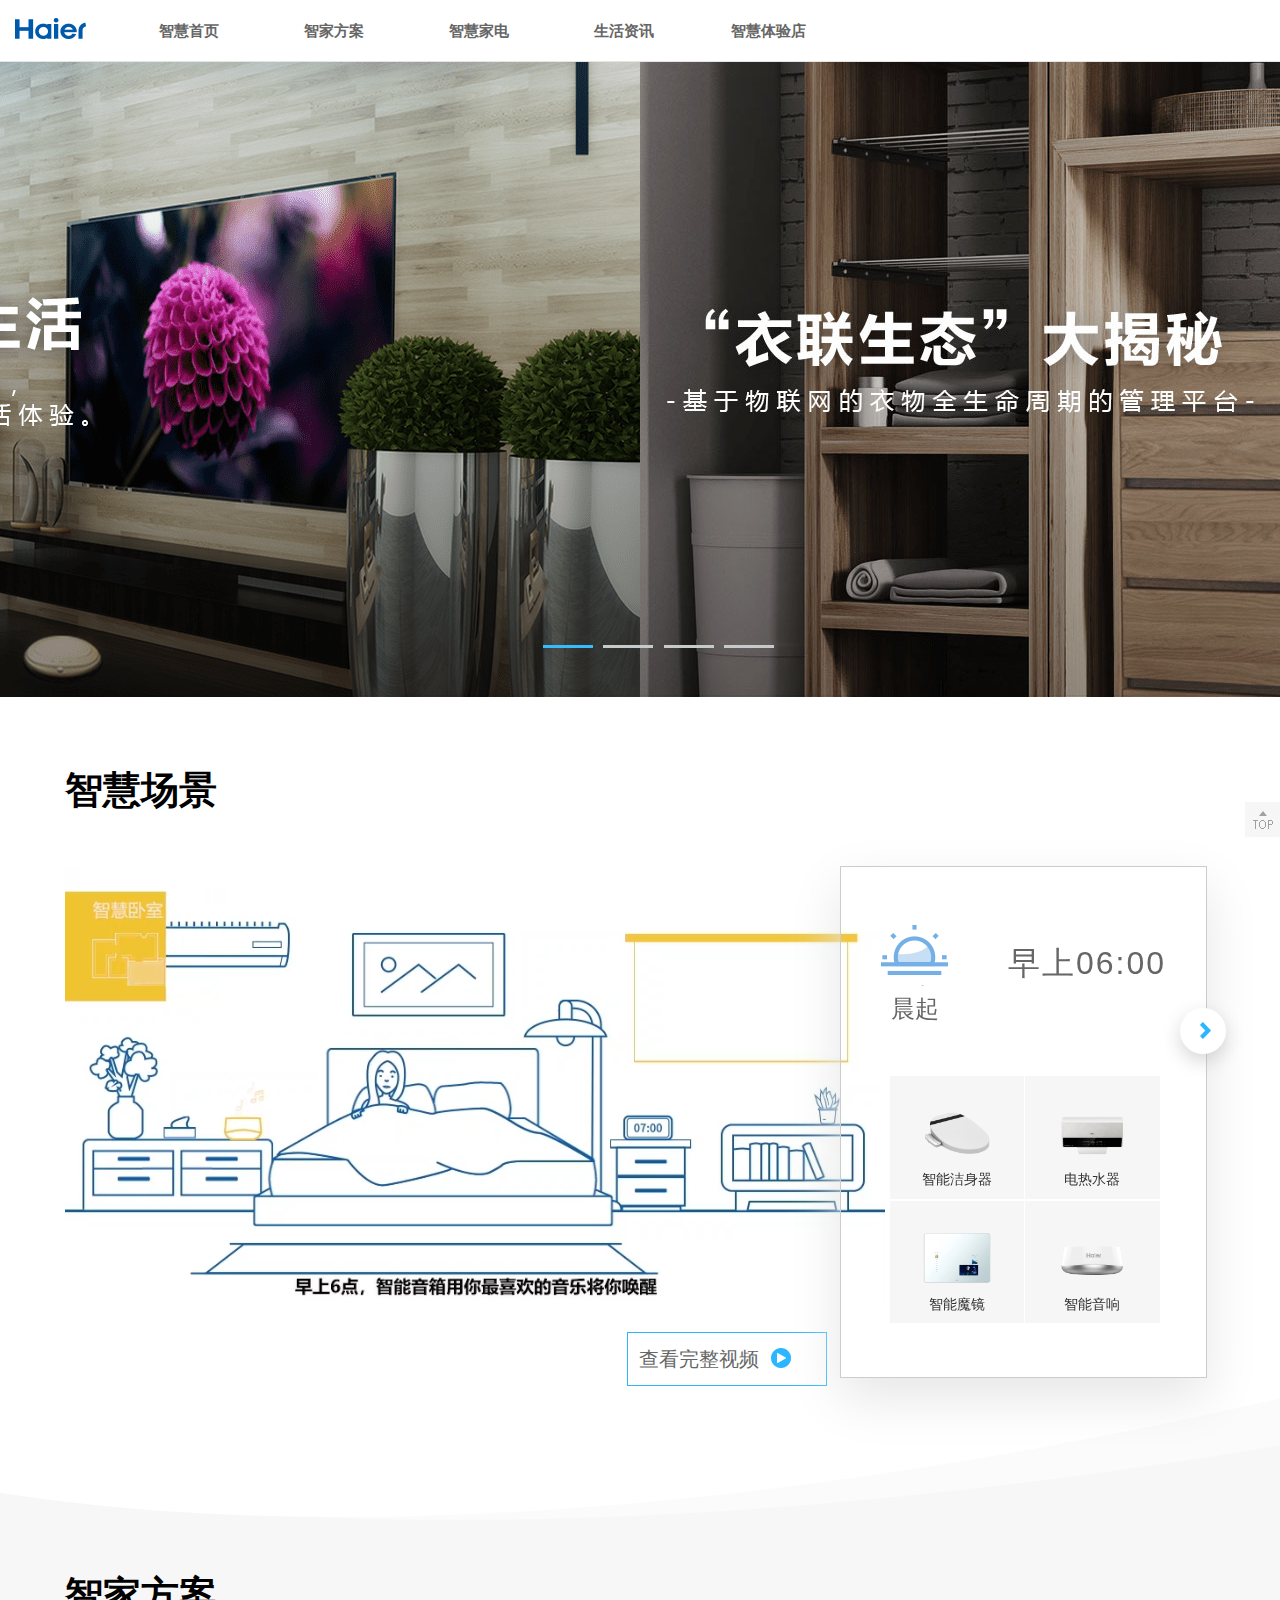
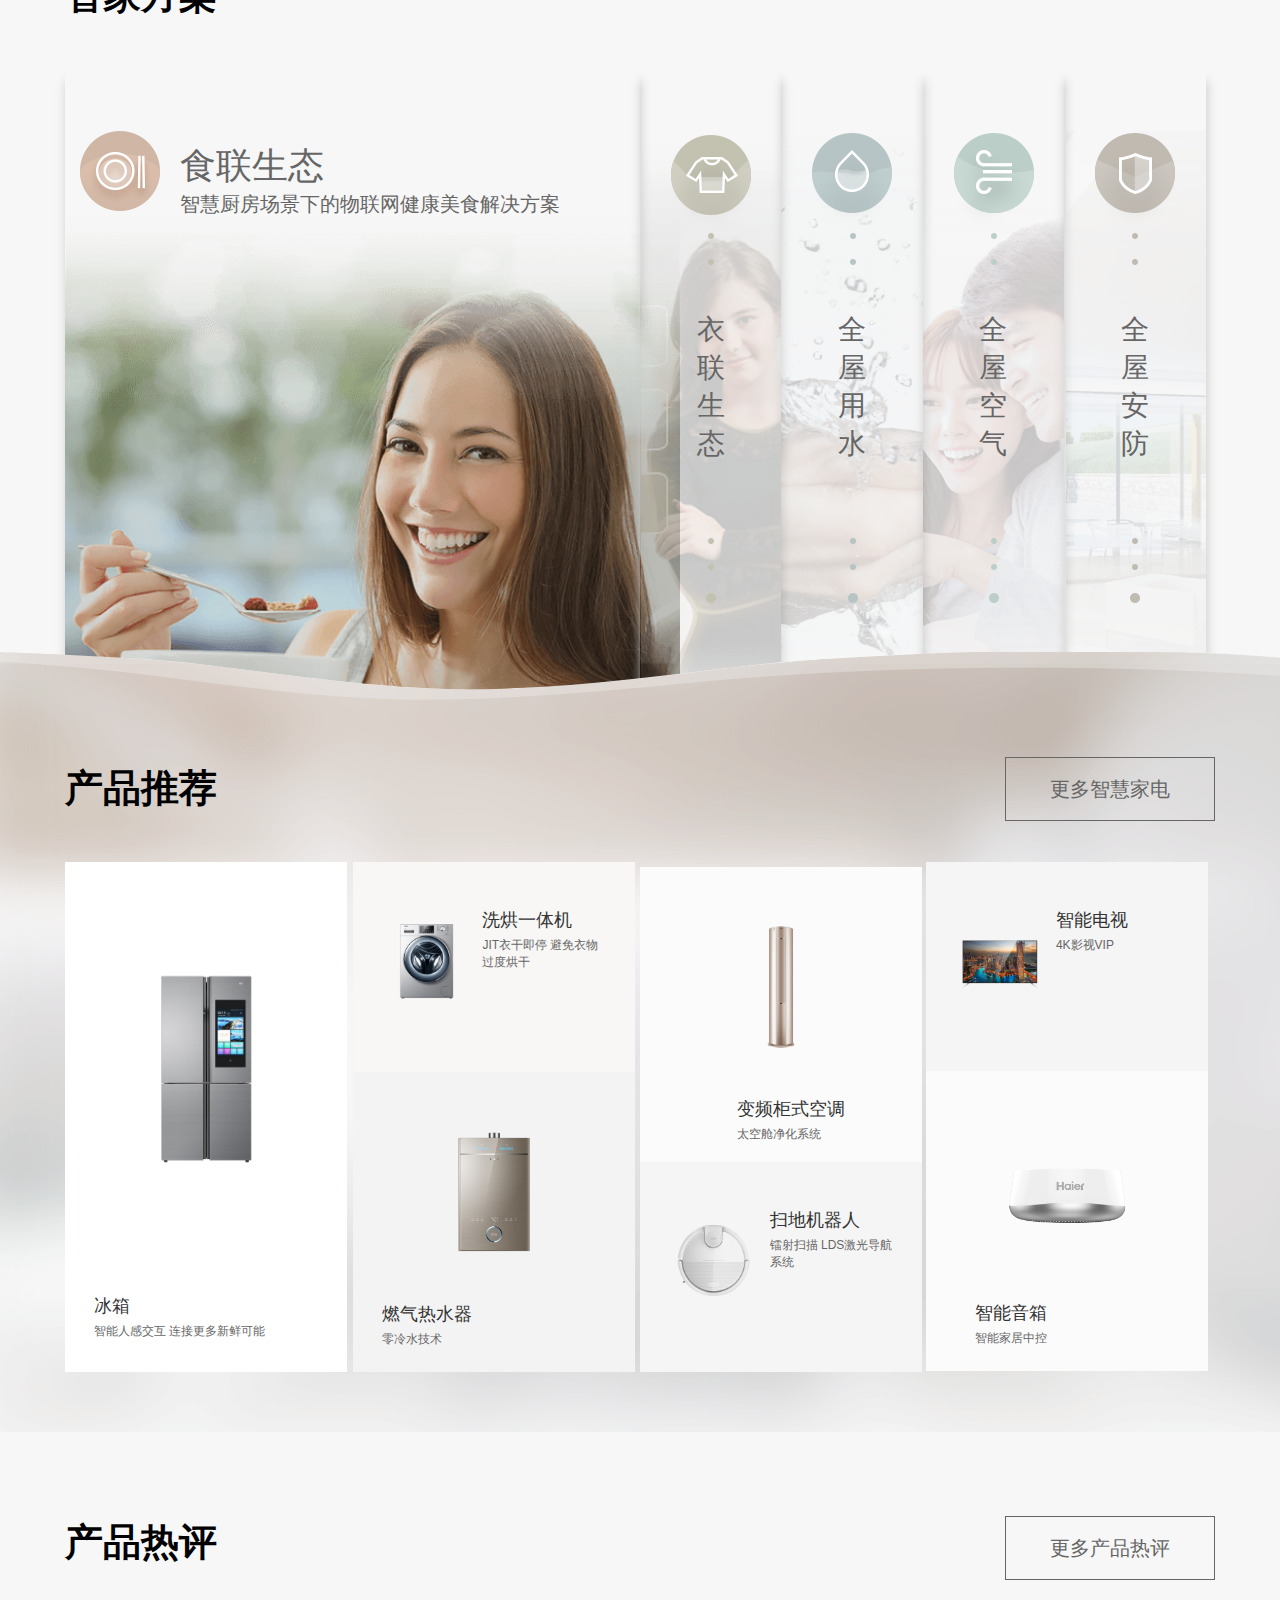
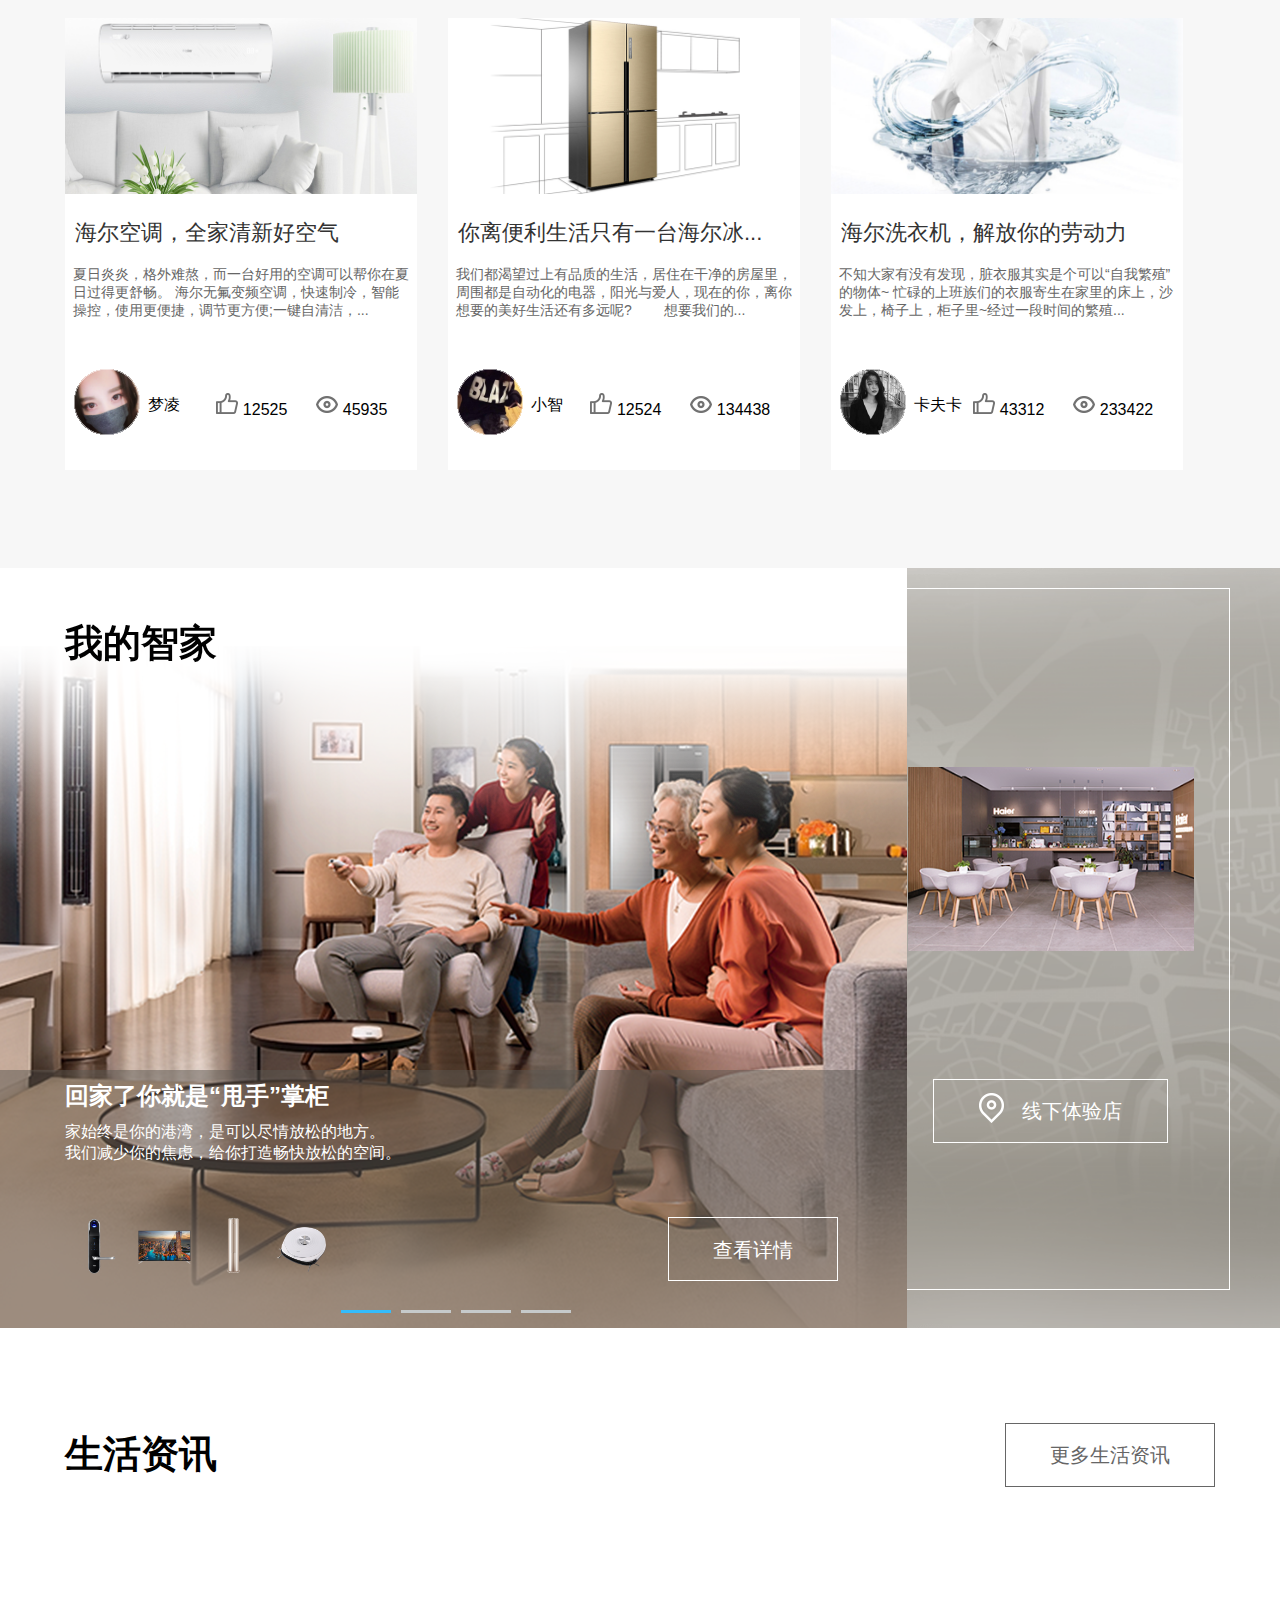
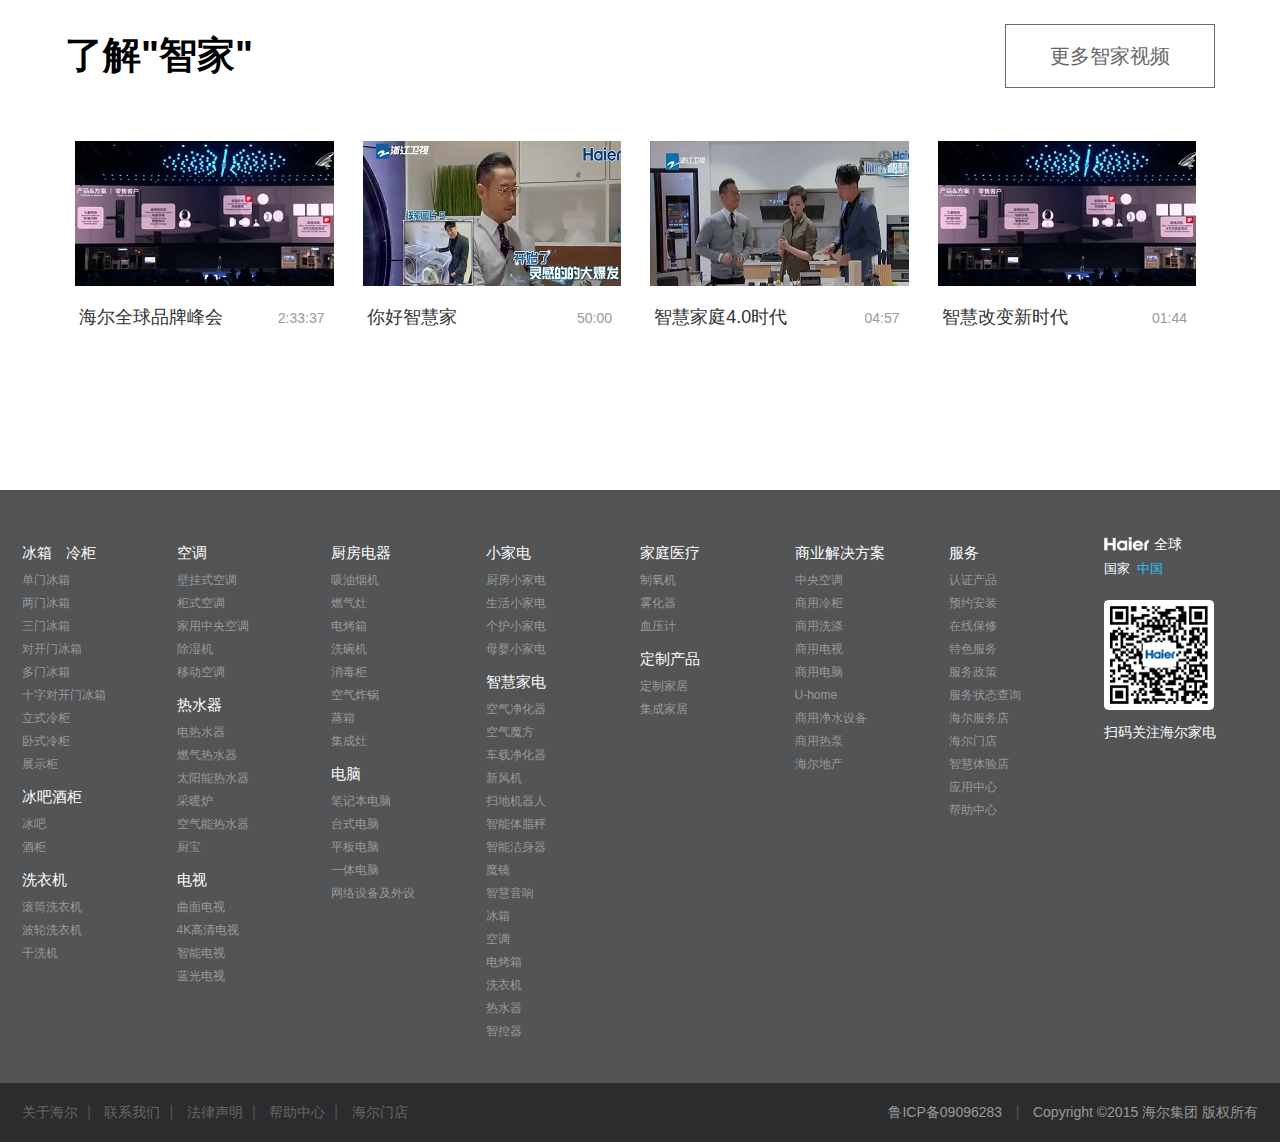
<file: Home.html>
<!DOCTYPE html>
<html>

	<head>
		<meta charset="UTF-8">
		<title>Home</title>
		<link rel="stylesheet" href="css/Home.css" />
		<link rel="shortcut icon" href="img/indeximg/favicon.ico" />
	</head>

	<body>
		<!--大盒子-->
		<div class="container">
			<div id="target"></div>
			<!-----固定---->
			<div class="fixed"></div>
			<!--导航-->
			<header>
				<div class="nav">
					<div class="nav-logo">
						<a class="header-logo">
							<i class="logoImg"></i>
						</a>
					</div>
					<div class="nav-menu">
						<div class="nav-menu-list sy">智慧首页</div>
						<div class="nav-menu-list zj">智家方案</div>
						<div class="nav-menu-list">智慧家电</div>
						<div class="nav-menu-list zx">生活资讯</div>
						<div class="nav-menu-list">智慧体验店</div>
					</div>
				</div>
			</header>
			<!--轮播-->
			<div class="box2">
				<ul id="imgList1">
					<li class="pictwo pictwo1">
						<img src="img/Homeimg/2bbf2e5e4c8d46ce645c3e68f50fb45b_W020190416381898557482.png" />
					</li>
					<li class="pictwo pictwo2">
						<img src="img/Homeimg/5ae35585702689fc66ed21bba0934568_W020181225558349447474.jpg" />
					</li>
					<li class="pictwo pictwo3">
						<img src="img/Homeimg/ad05e73e7b5bf0fb17f0040db4ca82c5_W020181225558676035908.jpg" />
					</li>
					<li class="pictwo pictwo4">
						<img src="img/Homeimg/b353ddabb0bf6ef34b3452addfe7f6d1_W020181225557938185300.jpg" />
					</li>
				</ul>
				<div id="navDiv1">
					<a href="javascript:;" class="anniu1">
						<div class="ahover" style="width: 100%;"></div>
					</a>
					<a href="javascript:;" class="anniu1">
						<div class="ahover"></div>
					</a>
					<a href="javascript:;" class="anniu1">
						<div class="ahover"></div>
					</a>
					<a href="javascript:;" class="anniu1">
						<div class="ahover"></div>
					</a>
				</div>
			</div>
			<!--智慧场景-->
			<div class="home_scenes">
				<div class="home_title">智慧场景</div>
				<div class="video">
					<div class="close">
						<img src="img/Homeimg/smartfamily_icon_close.png" />
					</div>
					<div class="video-menu">
						<div class="video-list">
							<video src="img/Homeimg/20181206_16783235b33_r1.mp4" width="100%" height="100%" autoplay="autoplay" loop="loop" controls="controls" muted="muted"></video>
						</div>
						<div class="video-list">
							<video src="img/Homeimg/20181206_16783380232_r1.mp4" width="100%" height="100%" autoplay="autoplay" loop="loop" controls="controls" muted="muted"></video>
						</div>
						<div class="video-list">
							<video src="img/Homeimg/20181206_16782fd882b_r1.mp4" width="100%" height="100%" autoplay="autoplay" loop="loop" controls="controls" muted="muted"></video>
						</div>
						<div class="video-list">
							<video src="img/Homeimg/20181206_167833a0fe6_r1.mp4" width="100%" height="100%" autoplay="autoplay" loop="loop" controls="controls" muted="muted"></video>
						</div>
						<div class="video-list">
							<video src="img/Homeimg/20181206_1678302bd60_r1.mp4" width="100%" height="100%" autoplay="autoplay" loop="loop" controls="controls" muted="muted"></video>
						</div>
					</div>
				</div>
				<div class="home_scenes_content">
					<div class="scenes_content_left">
						<div class="showbox">
							<ul>
								<li>
									<video src="img/Homeimg/20181206_16783235b33_r1.mp4" autoplay="autoplay" loop="loop" width="100%" height="100%" muted="muted"></video>
								</li>
								<li>
									<video src="img/Homeimg/20181206_16783380232_r1.mp4" autoplay="autoplay" loop="loop" width="100%" height="100%" muted="muted"></video>
								</li>
								<li>
									<video src="img/Homeimg/20181206_16782fd882b_r1.mp4" autoplay="autoplay" loop="loop" width="100%" height="100%" muted="muted"></video>
								</li>
								<li>
									<video src="img/Homeimg/20181206_167833a0fe6_r1.mp4" autoplay="autoplay" loop="loop" width="100%" height="100%" muted="muted"></video>
								</li>
								<li>
									<video src="img/Homeimg/20181206_1678302bd60_r1.mp4" autoplay="autoplay" loop="loop" width="100%" height="100%" muted="muted"></video>
								</li>
							</ul>
						</div>
						<div class="button_box">
							<span>
								查看完整视频
								<i class="bef"></i>
								<i class="aft"></i>
							</span>
						</div>
					</div>
					<div class="scenes_content_right">
						<div class="page_box">
							<div class="js_scenes_time">
								<div class="time" style="display: block;">
									<div class="left">
										<img src="img/Homeimg/W020181225504585832302.png" />
										<span>晨起</span>
									</div>
									<div class="right">早上06:00</div>
								</div>
								<div class="time">
									<div class="left">
										<img src="img/Homeimg/4e2cc147dbe1c1bddb0d5e30763f3358_W020181225505447105071.png" />
										<span>离家</span>
									</div>
									<div class="right">早上09:00</div>
								</div>
								<div class="time">
									<div class="left">
										<img src="img/Homeimg/30251cf6dbdbf9eebb54a3bfe0e773f9_W020181225505155536933.png" />
										<span>回家</span>
									</div>
									<div class="right">傍晚18:30</div>
								</div>
								<div class="time">
									<div class="left">
										<img src="img/Homeimg/34226288b20c9dd858dc99eccd6be7e7_W020181225505664665977.png" />
										<span>休闲</span>
									</div>
									<div class="right">晚上20:30</div>
								</div>
								<div class="time">
									<div class="left">
										<img src="img/Homeimg/d3e58dc2e6e9422c8f9fe21bc16f06e8_W020181225505892157890.png" />
										<span>休息</span>
									</div>
									<div class="right">晚上22:30</div>
								</div>
							</div>
							<div class="scenes_product" style="display: block;">
								<div class="scenes_product_menu">
									<a class="box" href="javascript:;">
										<div class="ob">
											<img src="img/Homeimg/W020181126377021944805.png" />
										</div>
										<span>智能洁身器</span>
									</a>
								</div>
								<div class="scenes_product_menu">
									<a class="box" href="javascript:;">
										<div class="ob">
											<img src="img/Homeimg/b7c5e71d6113513ae17d507458a005e1_W020181126377607611121.png" />
										</div>
										<span>电热水器</span>
									</a>
								</div>
								<div class="scenes_product_menu">
									<a class="box" href="javascript:;">
										<div class="ob">
											<img src="img/Homeimg/8f8716d018d28bc50e0ae93681bbe188_W020181126380119467566.png" />
										</div>
										<span>智能魔镜</span>
									</a>
								</div>
								<div class="scenes_product_menu">
									<a class="box" href="javascript:;">
										<div class="ob">
											<img src="img/Homeimg/06835fbde7bc0faf136be104b40dfae5_W020181127393410219914.png" />
										</div>
										<span>智能音响</span>
									</a>
								</div>
							</div>
							<div class="scenes_product">
								<div class="scenes_product_menu">
									<a class="box" href="javascript:;">
										<div class="ob">
											<img src="img/Homeimg/W020181126381477259706.png" />
										</div>
										<span>智能套装</span>
									</a>
								</div>
								<div class="scenes_product_menu">
									<a class="box" href="javascript:;">
										<div class="ob">
											<img src="img/Homeimg/d5682e2dce24ddb582203dfdb84eff80_W020190416367084661763.png" />
										</div>
										<span>空气净化器</span>
									</a>
								</div>
								<div class="scenes_product_menu">
									<a class="box" href="javascript:;">
										<div class="ob">
											<img src="img/Homeimg/578eea0a224f2e319833bacb6bcdfed8_W020181126380505158801.png" />
										</div>
										<span>扫地机器人</span>
									</a>
								</div>
								<div class="scenes_product_menu">
									<a class="box" href="javascript:;">
										<div class="ob">
											<img src="img/Homeimg/8f8716d018d28bc50e0ae93681bbe188_W020181126380119467566.png" />
										</div>
										<span>智能魔镜</span>
									</a>
								</div>
							</div>
							<div class="scenes_product">
								<div class="scenes_product_menu">
									<a class="box" href="javascript:;">
										<div class="ob">
											<img src="img/Homeimg/60a8f25e3b6a809d3adf6367bb3d4925_W020181126383540283376.png" />
										</div>
										<span>吸油烟机</span>
									</a>
								</div>
								<div class="scenes_product_menu">
									<a class="box" href="javascript:;">
										<div class="ob">
											<img src="img/Homeimg/d5682e2dce24ddb582203dfdb84eff80_W020190416367084661763.png" />
										</div>
										<span>空气净化器</span>
									</a>
								</div>
								<div class="scenes_product_menu">
									<a class="box" href="javascript:;">
										<div class="ob">
											<img src="img/Homeimg/dcae46066619a03858841d5789150013_W020181126382800975859.png" />
										</div>
										<span>变频柜式空调</span>
									</a>
								</div>
								<div class="scenes_product_menu">
									<a class="box" href="javascript:;">
										<div class="ob">
											<img src="img/Homeimg/5e91d8cd758c4c450e821e26c24f82ae_W020181126382422591168.png" />
										</div>
										<span>冰箱</span>
									</a>
								</div>
							</div>
							<div class="scenes_product">
								<div class="scenes_product_menu">
									<a class="box" href="javascript:;">
										<div class="ob">
											<img src="img/Homeimg/879d991c924eaabe23e4d42383570e35_W020181126387171892823.png" />
										</div>
										<span>滚筒洗衣机</span>
									</a>
								</div>
								<div class="scenes_product_menu">
									<a class="box" href="javascript:;">
										<div class="ob">
											<img src="img/Homeimg/b7c5e71d6113513ae17d507458a005e1_W020181126377607611121.png" />
										</div>
										<span>电热水器</span>
									</a>
								</div>
								<div class="scenes_product_menu">
									<a class="box" href="javascript:;">
										<div class="ob">
											<img src="img/Homeimg/W020181126381477259706.png" />
										</div>
										<span>智能套装</span>
									</a>
								</div>
								<div class="scenes_product_menu">
									<a class="box" href="javascript:;">
										<div class="ob">
											<img src="img/Homeimg/06835fbde7bc0faf136be104b40dfae5_W020181127393410219914.png" />
										</div>
										<span>智能音响</span>
									</a>
								</div>
							</div>
							<div class="scenes_product">
								<div class="scenes_product_menu">
									<a class="box" href="javascript:;">
										<div class="ob">
											<img src="img/Homeimg/578eea0a224f2e319833bacb6bcdfed8_W020181126380505158801.png" />
										</div>
										<span>扫地机器人</span>
									</a>
								</div>
								<div class="scenes_product_menu">
									<a class="box" href="javascript:;">
										<div class="ob">
											<img src="img/Homeimg/d5682e2dce24ddb582203dfdb84eff80_W020190416367084661763.png" />
										</div>
										<span>空气净化器</span>
									</a>
								</div>
								<div class="scenes_product_menu">
									<a class="box" href="javascript:;">
										<div class="ob">
											<img src="img/Homeimg/dcae46066619a03858841d5789150013_W020181126382800975859.png" />
										</div>
										<span>柜式空调</span>
									</a>
								</div>
								<div class="scenes_product_menu">
									<a class="box" href="javascript:;">
										<div class="ob">
											<img src="img/Homeimg/272048216660520348aded9c06133adf_W020181126384599012332.png" />
										</div>
										<span>电视</span>
									</a>
								</div>
							</div>
							<img class="prev" src="img/Homeimg/2558a75dc9f1e30444591b1fdee6070c_smartfamily2018_prev.png" />
							<img class="next" src="img/Homeimg/96e3c59b7b272e179a5f10ff56ec1180_smartfamily2018_next.png" />
						</div>
					</div>
				</div>
				<img src="img/Homeimg/f3a6f89cb9dcfae7e08bf95f1a88feab_smartfamily2018_bg2.png" />
			</div>
			<!--智家方案-->
			<div class="home_solution">
				<div class="home_title">智家方案</div>
				<div class="js_accordion">
					<!--选1-->
					<div class="solution-box" style="width: 50%;">
						<div class="titshow" style="display: block;">
							<img class="scroll" src="img/Homeimg/4e800ee7923429b19827baf06277abbb_smartfamily2018_icon4.png" />
							<div class="wrap">
								<p class="t">食联生态</p>
								<p class="d">智慧厨房场景下的物联网健康美食解决方案</p>
							</div>
						</div>
						<div class="big_bag im_1" style="display: none;">
							<img class="scroll-shu" src="img/Homeimg/bc31191530e8511242a710abe850b129_smartfamily2018_tabicon4.png" />
							<span>食<br />联<br />生<br />态</span>
						</div>
						<img class="solution_info" style="display: block;" src="img/Homeimg/5a22c815e523bb2c86630b2b54b7df3a_smartfamily2018_pc_shilian_b.png" />
					</div>
					<!--选2-->
					<div class="solution-box">
						<div class="titshow">
							<img class="scroll" src="img/Homeimg/a4e6ca9348686b2ccd45a46cf0d50f6c_smartfamily2018_icon5.png" />
							<div class="wrap">
								<p class="t">衣联生态</p>
								<p class="d">基于物联网的衣物全生命周期管理平台</p>
							</div>
						</div>
						<div class="big_bag im_2">
							<img class="scroll-shu" src="img/Homeimg/488db207bab730f81f40d54236f835de_smartfamily2018_tabicon5.png" />
							<span>衣<br />联<br />生<br />态</span>
						</div>
						<img class="solution_info" src="img/Homeimg/69144a8b93e799d489a3a9bc71507a8f_smartfamily2018_pc_yilian_b.png" />
					</div>
					<!--选3-->
					<div class="solution-box">
						<div class="titshow">
							<img class="scroll" src="img/Homeimg/37fd286aaacd56d0490adf0be233412c_smartfamily2018_icon2.png" />
							<div class="wrap">
								<p class="t">全屋用水</p>
								<p class="d">全球用水智慧，海尔一站集成</p>
							</div>
						</div>
						<div class="big_bag im_3">
							<img class="scroll-shu" src="img/Homeimg/36473eb4a16e3655cf04ca4f019c2b1b_smartfamily2018_tabicon2.png" />
							<span>全<br />屋<br />用<br />水</span>
						</div>
						<img class="solution_info" src="img/Homeimg/a6251e8d9350f207fa5468d3709fadc4_smartfamily2018_pc_shuilian_b.png" />
					</div>
					<!--选4-->
					<div class="solution-box">
						<div class="titshow">
							<img class="scroll" src="img/Homeimg/26a4bd021eea7154d446de3b8ce0312b_smartfamily2018_icon1.png" />
							<div class="wrap">
								<p class="t">全屋空气</p>
								<p class="d">定制你的专属健康空气</p>
							</div>
						</div>
						<div class="big_bag im_4">
							<img class="scroll-shu" src="img/Homeimg/b7dc8f6f7c0386d1e343f9d608ce4a73_smartfamily2018_tabicon1.png" />
							<span>全<br />屋<br />空<br />气</span>
						</div>
						<img class="solution_info" src="img/Homeimg/71bbf244e8c3944c860eb2fd0567e477_smartfamily2018_pc_kongqi_b.png" />
					</div>
					<!--选5-->
					<div class="solution-box">
						<div class="titshow">
							<img class="scroll" src="img/Homeimg/f89f7dbc187eec2baa942e3febd9a039_smartfamily2018_icon3.png" />
							<div class="wrap">
								<p class="t">全屋安防</p>
								<p class="d">智慧生活，从安全开始</p>
							</div>
						</div>
						<div class="big_bag im_5">
							<img class="scroll-shu" src="img/Homeimg/394cbf82c4f4bac0950c2d9e2afb22d2_smartfamily2018_tabicon3.png" />
							<span>全<br />屋<br />安<br />防</span>
						</div>
						<img class="solution_info" src="img/Homeimg/5738c2fc0a03bc45297844f87c3d5daa_smartfamily2018_pc_anfang_b.png" />
					</div>
				</div>
				<img class="solution_bo" src="img/Homeimg/9571c9981972cedbde900858384f888b_smartfamily2018_bg3.png" />
			</div>
			<!--产品推荐-->
			<div class="home_tuijian">
				<div class="home_title">产品推荐</div>
				<div class="touchbox">
					<div class="touchbox-left">
						<a href="javascript:;" class="box_a">
							<div class="op">
								<img src="img/Homeimg/5e91d8cd758c4c450e821e26c24f82ae_W020181126382422591168.png" width="100%" />
							</div>
							<span>冰箱</span>
							<p>智能人感交互 连接更多新鲜可能</p>
						</a>
						<a href="javascript:;" class="box_b">
							<div class="op">
								<img src="img/Homeimg/879d991c924eaabe23e4d42383570e35_W020181126387171892823.png" width="100%" />
							</div>
							<div class="wrap">
								<span>洗烘一体机</span>
								<p>JIT衣干即停 避免衣物过度烘干</p>
							</div>

						</a>
						<a href="javascript:;" class="box_c">
							<div class="op">
								<img src="img/Homeimg/db46fb90cdebad72de3d2ce4d380d1ca_W020181127389583002836.png" width="100%" />
							</div>
							<span>燃气热水器</span>
							<p>零冷水技术</p>
						</a>
					</div>
					<div class="touchbox-left" style="padding-top: 5px;">
						<a href="javascript:;" class="box_d">
							<div class="op">
								<img src="img/Homeimg/1dfb299d0833e665c0c8cf3c586a3a66_W020181211556938217446.png" width="100%" />
							</div>
							<div class="wrap">
								<span>变频柜式空调</span>
								<p>太空舱净化系统</p>
							</div>
						</a>
						<a href="javascript:;" class="box_e">
							<div class="op">
								<img src="img/Homeimg/272048216660520348aded9c06133adf_W020181126384599012332.png" width="100%" />
							</div>
							<div class="wrap">
								<span>智能电视</span>
								<p>4K影视VIP</p>
							</div>

						</a>
						<a href="javascript:;" class="box_e">
							<div class="op">
								<img src="img/Homeimg/37ead82226721b0fd6abb0b5e6d60f19_W020181127392599449263.png" width="100%" />
							</div>
							<div class="wrap">
								<span>扫地机器人</span>
								<p>镭射扫描 LDS激光导航系统</p>
							</div>
						</a>
						<a href="javascript:;" class="box_d fixedbo">
							<div class="op">
								<img src="img/Homeimg/06835fbde7bc0faf136be104b40dfae5_W020181127393410219914.png" width="100%" />
							</div>
							<div class="wrap bbbb">
								<span>智能音箱</span>
								<p>智能家居中控</p>
							</div>
						</a>
					</div>
				</div>
				<div class="home_button">更多智慧家电</div>
			</div>
			<!--产品热评-->
			<div class="home_hot">
				<div class="home_title">产品热评
					<a class="home_button hot_b">更多产品热评</a>
				</div>
				<div class="hot_content">
					<div class="pro_rp">
						<div class="pro_rp_box">
							<div class="rp_box_1">
								<img src="img/Homeimg/00a94634cb31e6089b5c8b9e70053c60_W020181120632417185682.png" width="100%" />
							</div>
							<div class="arc">
								<span>海尔空调，全家清新好空气</span>
								<p>夏日炎炎，格外难熬，而一台好用的空调可以帮你在夏日过得更舒畅。 海尔无氟变频空调，快速制冷，智能操控，使用更便捷，调节更方便;一键自清洁，...</p>
							</div>
							<div class="bottom">
								<div class="headbox">
									<img class="player" src="img/Homeimg/893052634503d735bdfa6d08f28d1ca8_smartfamily2018_headlayer.png" />
									<img class="head" src="img/Homeimg/542b25121a41fcb6c249ccb7fa0d1995_W020181121357280451874.jpeg" />
								</div>
								<span class="name">梦凌</span>
								<div class="tool">
									<span>
										<img src="img/Homeimg/7830e48a27525e7bb356a9416b3b4d1d_smartfamily2018_tabicon2_kong.png" />12525
									</span>
									<span>
										<img src="img/Homeimg/b6f901fc859c33a8d361d2114ed87279_smartfamily2018_boxicon.png" />45935
									</span>
								</div>
							</div>
						</div>
					</div>
					<div class="pro_rp">
						<div class="pro_rp_box">
							<div class="rp_box_1">
								<img src="img/Homeimg/c278b955cfcf879f8fc6af3c31e74365_W020181120631030394051.png" width="100%" />
							</div>
							<div class="arc">
								<span>你离便利生活只有一台海尔冰...</span>
								<p>我们都渴望过上有品质的生活，居住在干净的房屋里，周围都是自动化的电器，阳光与爱人，现在的你，离你想要的美好生活还有多远呢? 　　想要我们的...
								</p>
							</div>
							<div class="bottom">
								<div class="headbox">
									<img class="player" src="img/Homeimg/893052634503d735bdfa6d08f28d1ca8_smartfamily2018_headlayer.png" />
									<img class="head" src="img/Homeimg/89ae40234e329b2df87e968c4f902959_W020181121357613257398.jpeg" />
								</div>
								<span class="name">小智</span>
								<div class="tool">
									<span>
										<img src="img/Homeimg/7830e48a27525e7bb356a9416b3b4d1d_smartfamily2018_tabicon2_kong.png" />12524
									</span>
									<span>
										<img src="img/Homeimg/b6f901fc859c33a8d361d2114ed87279_smartfamily2018_boxicon.png" />134438
									</span>
								</div>
							</div>
						</div>
					</div>
					<div class="pro_rp">
						<div class="pro_rp_box">
							<div class="rp_box_1">
								<img src="img/Homeimg/7b17e0f55c6827a47d77690b85eeafed_W020181120629256770163.png" width="100%" />
							</div>
							<div class="arc">
								<span>海尔洗衣机，解放你的劳动力</span>
								<p>不知大家有没有发现，脏衣服其实是个可以“自我繁殖”的物体~ 忙碌的上班族们的衣服寄生在家里的床上，沙发上，椅子上，柜子里~经过一段时间的繁殖...</p>
							</div>
							<div class="bottom">
								<div class="headbox">
									<img class="player" src="img/Homeimg/893052634503d735bdfa6d08f28d1ca8_smartfamily2018_headlayer.png" />
									<img class="head" src="img/Homeimg/5fb465b4599ef417f0447f715777a4ca_W020181121357785660900.jpg" />
								</div>
								<span class="name">卡夫卡</span>
								<div class="tool">
									<span>
										<img src="img/Homeimg/7830e48a27525e7bb356a9416b3b4d1d_smartfamily2018_tabicon2_kong.png" />43312
									</span>
									<span>
										<img src="img/Homeimg/b6f901fc859c33a8d361d2114ed87279_smartfamily2018_boxicon.png" />233422
									</span>
								</div>
							</div>
						</div>
					</div>
				</div>
			</div>
			<!--我的智家-->
			<div class="home_family">
				<div class="home_title zhi">我的智家</div>
				<div class="family_content">
					<div class="family_content_left">
						<div class="outer2">
							<ul id="imgList2">
								<li class="picthree picthree1">
									<img src="img/Homeimg/1738f9a45b15a8effb1e1b68790e7eeb_W020181211399376866725.png" />
									<div class="fa-layer">
										<span class="tit">
											回家了你就是“甩手”掌柜
										</span>
										<p class="js_tit">家始终是你的港湾，是可以尽情放松的地方。<br>我们减少你的焦虑，给你打造畅快放松的空间。
										</p>
										<div class="tool1">
											<div class="js_table">
												<div class="table-list">
													<span>
														<img src="img/Homeimg/89cb0b0d137fcae4085e93ed8436d6da_W020181211556044900766.png" width="90%" />
													</span>
												</div>
												<div class="table-list">
													<span>
														<img src="img/Homeimg/272048216660520348aded9c06133adf_W020181126384599012332.png" width="90%" />
													</span>
												</div>
												<div class="table-list">
													<span>
														<img src="img/Homeimg/1dfb299d0833e665c0c8cf3c586a3a66_W020181211556938217446.png" width="90%" />
													</span>
												</div>
												<div class="table-list">
													<span>
														<img src="img/Homeimg/578eea0a224f2e319833bacb6bcdfed8_W020181126380505158801.png" width="90%" />
													</span>
												</div>
											</div>
											<div class="more">
												<a>查看详情</a>
											</div>
										</div>
									</div>
								</li>
								<li class="picthree picthree2">
									<img src="img/Homeimg/1ac9c912c9b10c64315b61db828faba2_W020181211403358250950.png" />
									<div class="fa-layer">
										<span class="tit">
											 放轻松，享受属于你的舒适空间
										</span>
										<p class="js_tit">入睡时是安逸的，晨起时是舒适的，海尔智慧家电，给你的私人空间带来一 份温馨与惬意，为你在繁忙拥挤的生活中，带来片刻的舒适与
										</p>
										<div class="tool1">
											<div class="js_table">
												<div class="table-list">
													<span>
														<img src="img/Homeimg/f161217571662888cfd2fdadc604eff5_W020181211554373846576.png" width="90%" />
													</span>
												</div>
												<div class="table-list">
													<span>
														<img src="img/Homeimg/06835fbde7bc0faf136be104b40dfae5_W020181127393410219914.png" width="90%" />
													</span>
												</div>
											</div>
											<div class="more">
												<a>查看详情</a>
											</div>
										</div>
									</div>
								</li>
								<li class="picthree picthree3">
									<img src="img/Homeimg/3e15d0b83f052cae2f809fdfea2b43f0_W020181130392242591159.png" />
									<div class="fa-layer">
										<span class="tit">
											  365天，美味不重样
										</span>
										<p class="js_tit">千篇一律的菜式已经无法满足现在的你，总想做些新的尝试提升厨艺，却苦于无从下手，智慧冰箱和智慧烤箱能给你带来些灵感。
										</p>
										<div class="tool1">
											<div class="js_table">
												<div class="table-list">
													<span>
														<img src="img/Homeimg/5e91d8cd758c4c450e821e26c24f82ae_W020181126382422591168.png" width="90%" />
													</span>
												</div>
												<div class="table-list">
													<span>
														<img src="img/Homeimg/9cb419c9b28590a2caf58513e2f068b8_W020181129541802546855.png" width="90%" />
													</span>
												</div>
												<div class="table-list">
													<span>
														<img src="img/Homeimg/b1a9f19aa29811d1f2ee7215176e99bf_W020181129540858060297.png" width="90%" />
													</span>
												</div>
												<div class="table-list">
													<span>
														<img src="img/Homeimg/27097b71e37253a8cffcc7531df80bec_W020181129539854811285.png" width="90%" />
													</span>
												</div>
											</div>
											<div class="more">
												<a>查看详情</a>
											</div>
										</div>
									</div>
								</li>
								<li class="picthree picthree4">
									<img src="img/Homeimg/903e62ba73c0105a467a4508c0e661dc_W020181211404536664946.png" />
									<div class="fa-layer">
										<span class="tit">
											   智慧洗浴新体验
										</span>
										<p class="js_tit">我们知道你熟悉每位家人的偏好，但我们希望给你备个贴心小管家，根据不同的需求和身体状况，为你和家人备好所需的温度，健康洗浴套系—
										</p>
										<div class="tool1">
											<div class="js_table">
												<div class="table-list">
													<span>
														<img src="img/Homeimg/879d991c924eaabe23e4d42383570e35_W020181126387171892823.png" width="90%" />
													</span>
												</div>
												<div class="table-list">
													<span>
														<img src="img/Homeimg/4a1c6c0c9ca6678d2d756ab9246127cb_W020181211551314272212.png" width="90%" />
													</span>
												</div>
												<div class="table-list">
													<span>
														<img src="img/Homeimg/8f8716d018d28bc50e0ae93681bbe188_W020181126380119467566.png" width="90%" />
													</span>
												</div>
												<div class="table-list">
													<span>
														<img src="img/Homeimg/f959022de40f39afbfbfd2b2abceaf7c_W020181211551318749571.png" width="90%" />
													</span>
												</div>
											</div>
											<div class="more">
												<a>查看详情</a>
											</div>
										</div>
									</div>
								</li>
							</ul>
							<div id="navDiv2">
								<a href="javascript:;" class="anniu2">
									<div class="ahover1" style="width: 100% ;"></div>
								</a>
								<a href="javascript:;" class="anniu2">
									<div class="ahover1"></div>
								</a>
								<a href="javascript:;" class="anniu2">
									<div class="ahover1"></div>
								</a>
								<a href="javascript:;" class="anniu2">
									<div class="ahover1"></div>
								</a>
							</div>
						</div>

					</div>
					<div class="family_content_right">
						<div class="wrap1">
							<div class="bdr">
								<div class="fa_content-box">
									<img src="img/Homeimg/57e5e3d1391e98fb79f619b30edd6558_smartfamily2018_img11.png" />
								</div>
								<a>
									<div class="fa-button">
										<i class="fff"></i>
										<i class="hhh"></i> 线下体验店

									</div>
								</a>
							</div>
						</div>
					</div>
				</div>
			</div>
			<!--生活资讯-->
			<div class="home_bgwarp_fix">
				<div class="home_life">
					<div class="home_title pa">生活资讯
						<a class="home_button">更多生活资讯</a>
					</div>
					<div class="home_life_box"></div>
				</div>
			</div>
			<!--了解智家-->
			<div class="home_get">
				<div class="home_title">了解"智家"
					<a class="home_button">更多智家视频</a>
				</div>
				<div class="home_get_co">
					<div class="get_co_list">
						<div class="get_co_box">
							<div class="get_co_ob">
								<img src="img/Homeimg/09f188402a766694f46047e49f723d6e_W020190402378246862181.jpg" />
							</div>
							<p>海尔全球品牌峰会</p>
							<span>2:33:37</span>
							<div class="play">
								立即播放
								<i></i>
							</div>
						</div>
					</div>
					<div class="get_co_list">
						<div class="get_co_box">
							<div class="get_co_ob">
								<img src="img/Homeimg/b0e9923ea802fc920694ebdb41f43ae2_W020190402404401106394.jpg" />
							</div>
							<p>你好智慧家</p>
							<span>50:00</span>
							<div class="play">
								立即播放
								<i></i>
							</div>
						</div>
					</div>
					<div class="get_co_list">
						<div class="get_co_box">
							<div class="get_co_ob">
								<img src="img/Homeimg/1e9e863c2ff8d41e9e6bef7ebb531bba_W020190402403753081722.jpg" />
							</div>
							<p>智慧家庭4.0时代</p>
							<span>04:57</span>
							<div class="play">
								立即播放
								<i></i>
							</div>
						</div>
					</div>
					<div class="get_co_list">
						<div class="get_co_box">
							<div class="get_co_ob">
								<img src="img/Homeimg/09f188402a766694f46047e49f723d6e_W020190402378246862181.jpg" />
							</div>
							<p>智慧改变新时代</p>
							<span>01:44</span>
							<div class="play">
								立即播放
								<i></i>
							</div>
						</div>
					</div>
				</div>
			</div>
			<!--结尾-->
			<div class="hn_bottombox">
				<div class="hn_bottombox_center">
					<div class="hn_bottombox_left">
						<div class="hn_bottombox_left-1">
							<h3 class="footer_tit">
								<em>冰箱</em>
								<em>冷柜</em>
							</h3>
							<ul>
								<li>单门冰箱</li>
								<li>两门冰箱</li>
								<li>三门冰箱</li>
								<li>对开门冰箱</li>
								<li>多门冰箱</li>
								<li>十字对开门冰箱</li>
								<li>立式冷柜</li>
								<li>卧式冷柜</li>
								<li>展示柜</li>
							</ul>
							<h3 class="footer_tit">
								<em>冰吧酒柜</em>
							</h3>
							<ul>
								<li>冰吧</li>
								<li>酒柜</li>
							</ul>
							<h3 class="footer_tit">
								<em>洗衣机</em>
							</h3>
							<ul>
								<li>滚筒洗衣机</li>
								<li>波轮洗衣机</li>
								<li>干洗机</li>
							</ul>
						</div>
						<div class="hn_bottombox_left-1">
							<h3 class="footer_tit">
								<em>空调</em>
							</h3>
							<ul>
								<li>壁挂式空调</li>
								<li>柜式空调</li>
								<li>家用中央空调</li>
								<li>除湿机</li>
								<li>移动空调</li>
							</ul>
							<h3 class="footer_tit">
								<em>热水器</em>
							</h3>
							<ul>
								<li>电热水器</li>
								<li>燃气热水器</li>
								<li>太阳能热水器</li>
								<li>采暖炉</li>
								<li>空气能热水器</li>
								<li>厨宝</li>
							</ul>
							<h3 class="footer_tit">
								<em>电视</em>
							</h3>
							<ul>
								<li>曲面电视</li>
								<li>4K高清电视</li>
								<li>智能电视</li>
								<li>蓝光电视</li>
							</ul>
						</div>
						<div class="hn_bottombox_left-1">
							<h3 class="footer_tit">
								<em>厨房电器</em>
							</h3>
							<ul>
								<li>吸油烟机</li>
								<li>燃气灶</li>
								<li>电烤箱</li>
								<li>洗碗机</li>
								<li>消毒柜</li>
								<li>空气炸锅</li>
								<li>蒸箱</li>
								<li>集成灶</li>
							</ul>
							<h3 class="footer_tit">
								<em>电脑</em>
							</h3>
							<ul>
								<li>笔记本电脑</li>
								<li>台式电脑</li>
								<li>平板电脑</li>
								<li>一体电脑</li>
								<li>网络设备及外设</li>
							</ul>
						</div>
						<div class="hn_bottombox_left-1">
							<h3 class="footer_tit">
								<em>小家电</em>
							</h3>
							<ul>
								<li>厨房小家电</li>
								<li>生活小家电</li>
								<li>个护小家电</li>
								<li>母婴小家电</li>
							</ul>
							<h3 class="footer_tit">
								<em>智慧家电</em>
							</h3>
							<ul>
								<li>空气净化器</li>
								<li>空气魔方</li>
								<li>车载净化器</li>
								<li>新风机</li>
								<li>扫地机器人</li>
								<li>智能体脂秤</li>
								<li>智能洁身器</li>
								<li>魔镜</li>
								<li>智慧音响</li>
								<li>冰箱</li>
								<li>空调</li>
								<li>电烤箱</li>
								<li>洗衣机</li>
								<li>热水器</li>
								<li>智控器</li>
							</ul>
						</div>
					</div>
					<div class="hn_bottombox_left">
						<div class="hn_bottombox_left-1">
							<h3 class="footer_tit">
								<em>家庭医疗</em>
							</h3>
							<ul>
								<li>制氧机</li>
								<li>雾化器</li>
								<li>血压计</li>
							</ul>
							<h3 class="footer_tit">
								<em>定制产品</em>
							</h3>
							<ul>
								<li>定制家居</li>
								<li>集成家居</li>
							</ul>
						</div>
						<div class="hn_bottombox_left-1">
							<h3 class="footer_tit">
								<em>商业解决方案</em>
							</h3>
							<ul>
								<li>中央空调</li>
								<li>商用冷柜</li>
								<li>商用洗涤</li>
								<li>商用电视</li>
								<li>商用电脑</li>
								<li>U-home</li>
								<li>商用净水设备</li>
								<li>商用热泵</li>
								<li>海尔地产</li>
							</ul>
						</div>
						<div class="hn_bottombox_left-1">
							<h3 class="footer_tit">
								<em>服务</em>
							</h3>
							<ul>
								<li>认证产品</li>
								<li>预约安装</li>
								<li>在线保修</li>
								<li>特色服务</li>
								<li>服务政策</li>
								<li>服务状态查询</li>
								<li>海尔服务店</li>
								<li>海尔门店</li>
								<li>智慧体验店</li>
								<li>应用中心</li>
								<li>帮助中心</li>
							</ul>
						</div>
						<div class="hn_bottombox_left-1">
							<i class="i_haier">全球</i>
							<p class="p">
								国家&nbsp;&nbsp;<em>中国</em>
							</p>
							<img src="img/indeximg/qrcode.png" />
							<div style="margin-top: 10px; font-size: 14px; ">扫码关注海尔家电</div>
						</div>
					</div>
				</div>
			</div>
			<!--底部-->
			<footer>
				<div class="bottombar">
					<div class="bottombar-co">
						<em>关于海尔</em>&nbsp;&nbsp;|&nbsp;&nbsp;
						<em>联系我们</em>&nbsp;&nbsp;|&nbsp;&nbsp;
						<em>法律声明</em>&nbsp;&nbsp;|&nbsp;&nbsp;
						<em>帮助中心</em>&nbsp;&nbsp;|&nbsp;&nbsp;
						<em>海尔门店</em>
						<div class="right">
							<span class="nn">鲁ICP备09096283</span> &nbsp;&nbsp;|&nbsp;&nbsp;
							<span class="nn">Copyright ©2015 海尔集团 版权所有</span>
						</div>
					</div>
				</div>
			</footer>
			<!--侧边栏-->
			<a class="side-fixed" href="#target">
				<img class="before" src="img/Homeimg/437c5f089fcf3d8126e9a6db73e0b8a1_haier2018_top.png" />
				<img class="after" src="img/Homeimg/0f28b9e6f7ff61036e55bf0aef09792b_haier2018_top_color.png" />
			</a>
		</div>
	</body>
	<script type="text/javascript" src="js/ajax请求后端.js"></script>
	<script type="text/javascript" src="js/Home.js"></script>

</html>
</file>
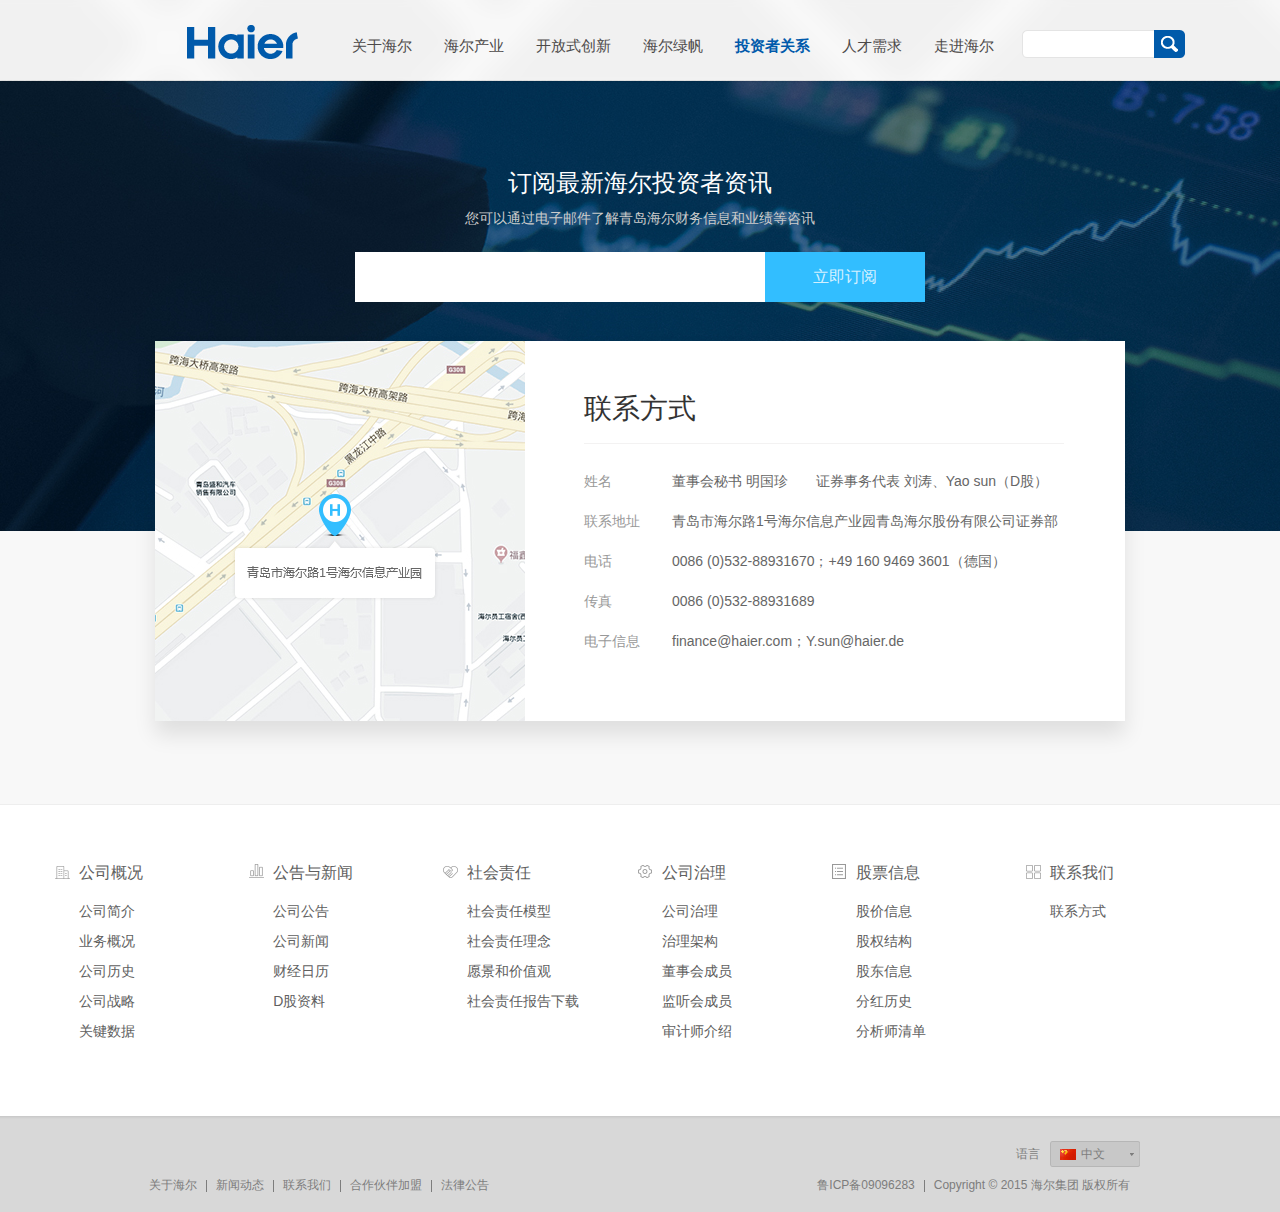
<file: touzi.html>
<!DOCTYPE html>
<html>
	<head>
		<meta charset="utf-8">
		<title>投资者关系</title>
		<link rel="stylesheet" href="css/touzi.css" />
		<link rel="shortcut icon" href="img/indeximg/favicon.ico" />
	</head>
	<body>
		<div class="wrap">
			<!-- ------------------头部开始------------------ -->
			<header>
				<div class="header-center">
					<div class="hg_header">
						<div class="hg_logo">
							<img src="img/touziimg/newlogo_1.png" >
						</div>
						<!-- ------------主导航------------ -->
						<div class="nav">
							<ul class="hg_nav_list">
								<li>
									<a href="javascript:;" class="sy">关于海尔</a>
									<span class="hg_arrow"></span>
								</li>
								<li>
									<a href="javascript:;">海尔产业</a>
									<span class="hg_arrow"></span>
								</li>
								<li>
									<a href="javascript:;">开放式创新</a>
									<span class="hg_arrow"></span>
								</li>
								<li>
									<a href="javascript:;">海尔绿帆</a>
									<span class="hg_arrow"></span>
								</li>
								<li >
									<a href="javascript:;" style="font-weight: 800; color:#005aab ;" class="zx">投资者关系</a>
									<span class="hg_arrow"></span>
								</li>
								<li>
									<a href="javascript:;">人才需求</a>
									<span class="hg_arrow"></span>
								</li>
								<li>
									<a href="javascript:;" class="zj">走进海尔</a>
									<span class="hg_arrow"></span>
								</li>
							</ul>
						</div>
						<div class="hg_sch">
							<input type="" name="" id="" value="" />
						</div>
					</div>
					<!-- -----------二级导航----------------- -->
					<div class="hg_second">
						<dl class="hg_second_menu">
							<dt class="hg_second_left"></dt>
							<dd>
								<ul>
									<li>
										<a href="javascript:;">CEO介绍</a>
									</li>
									<li>
										<a href="javascript:;">集团品牌</a>
									</li>
									<li>
										<a href="javascript:;">集团战略</a>
									</li>
									<li>
										<a href="javascript:;">企业文化</a>
									</li>
									<li>
										<a href="javascript:;">模式创新</a>
									</li>
									<li>
										<a href="javascript:;">发展历程</a>
									</li>
									<li>
										<a href="javascript:;">海尔荣誉</a>
									</li>
									<li>
										<a href="javascript:;">海尔在全球</a>
									</li>
									<li>
										<a href="javascript:;">新闻动态</a>
									</li>
								</ul>
							</dd>
						</dl>
						<dl class="hg_second_menu">
							<dt class="hg_second_left" style="padding-left: 136px;"></dt>
							<dd>
								<ul>
									<li>
										<a href="javascript:;">智家定制生态圈</a>
									</li>
									<li>
										<a href="javascript:;">触点迭代生态圈</a>
									</li>
									<li>
										<a href="javascript:;">万链共享生态圈</a>
									</li>
									<li>
										<a href="javascript:;">产城融合生态圈</a>
									</li>
									<li>
										<a href="javascript:;">文化产业生态圈</a>
									</li>
								</ul>
							</dd>
						</dl>
						<dl class="hg_second_menu">
							<dt class="hg_second_left" style="padding-left: 136px;"></dt>
							<dd>
								<ul>
									<li>
										<a href="javascript:;">基本理念</a>
									</li>
									<li>
										<a href="javascript:;">开放式创新特色</a>
									</li>
									<li>
										<a href="javascript:;">HOPE平台是如何运作的</a>
									</li>
									<li>
										<a href="javascript:;">成功案例</a>
									</li>
									<li>
										<a href="javascript:;">创新成果</a>
									</li>
									<li>
										<a href="javascript:;">第三方评价</a>
									</li>
									<li>
										<a href="javascript:;">需求方案提交</a>
									</li>
								</ul>
							</dd>
						</dl>
						<dl class="hg_second_menu">
							<dt class="hg_second_left" style="padding-left: 136px;"></dt>
							<dd>
								<ul>
									<li>
										<a href="javascript:;">希望工程</a>
									</li>
									<li>
										<a href="javascript:;">绿色环保</a>
									</li>
									<li>
										<a href="javascript:;">扶贫救灾助残</a>
									</li>
									<li>
										<a href="javascript:;">其他公益事业</a>
									</li>
								</ul>
							</dd>
						</dl>
						<dl class="hg_second_menu investor">
							<dd>
								<ul>
									<li>
										<div class="haier_guide">
											<span class="icon_house"></span>
											<a href="javascript:;">青岛海尔（A&D股）</a>
											<a class="haier_electric" href="javascript:;">海尔电器（港股）</a>
											<span class="icon_down"></span>
										</div>
										<span class="shu"></span>
									</li>
									<li>
										<a href="javascript:;">公司概况</a>
										<span class="shu"></span>
									</li>
									<li>
										<a href="javascript:;">公告与新闻</a>
										<span class="shu"></span>
									</li>
									<li>
										<a href="javascript:;">社会责任</a>
										<span class="shu"></span>
									</li>
									<li>
										<a href="javascript:;">公司治理</a>
										<span class="shu"></span>
									</li>
									<li>
										<a href="javascript:;">股票信息</a>
										<span class="shu"></span>
									</li>
									<li>
										<a href="javascript:;">联系我们</a>
									</li>
								</ul>
							</dd>
						</dl>
						<dl class="hg_second_menu">
							<dt class="hg_second_left" style="padding-left: 136px;"></dt>
							<dd>
								<ul>
									<li>
										<a href="javascript:;">人才招聘</a>
									</li>
									<li>
										<a href="javascript:;">成长在海尔</a>
									</li>
								</ul>
							</dd>
						</dl>
						<dl class="hg_second_menu"></dl>
					</div>
				</div>
			</header>
			<!-- ------------------头部结束------------------ -->
			<!--banner-->
			<div class="banner">
				<h3 class="title">
					订阅最新海尔投资者资讯
				</h3>
				<div class="banner_describe">您可以通过电子邮件了解青岛海尔财务信息和业绩等咨讯</div>
				<div class="banner_info">
					<div class="content">
						<div class="inputbox">
							<input type="text"  />
							<p class="msg">请在此输入您的邮箱地址</p>
						</div>
						<a href="index.html"  class="subscribe">
							立即订阅
							<div class="investor_anim"></div>
						</a>
					</div>
				</div>
			</div>
			<!--地图-->
			<div class="zx-map">
				<div class="zx-map-wrap">
					<div class="zx-map-info">
						<div class="map">
							<img src="img/touziimg/599ccc19fd1aa17652010fcc64171efe_W020181128515823075338.jpg" />
						</div>
					</div>
					<div class="zx-map-box">
						<p>
							<span class="title">联系方式</span>
						</p>
						<div class="zx-map-list">
							<span class="zx-map-left">姓名</span>
							<div class="zx-map-right">
								董事会秘书  明国珍　　证券事务代表 刘涛、Yao sun（D股）
							</div>
						</div>
						<div class="zx-map-list">
							<span class="zx-map-left">联系地址</span>
							<div class="zx-map-right">
								青岛市海尔路1号海尔信息产业园青岛海尔股份有限公司证券部
							</div>
						</div>
						<div class="zx-map-list">
							<span class="zx-map-left">电话</span>
							<div class="zx-map-right">
								0086 (0)532-88931670；+49 160 9469 3601（德国）
							</div>
						</div>
						<div class="zx-map-list">
							<span class="zx-map-left">传真</span>
							<div class="zx-map-right">
								0086 (0)532-88931689
							</div>
						</div>
						<div class="zx-map-list">
							<span class="zx-map-left">电子信息</span>
							<div class="zx-map-right">
								finance@haier.com；Y.sun@haier.de
							</div>
						</div>
						<p>&nbsp;</p>
					</div>
				</div>
			</div>
			<!--底部-->
			<div class="bottom">
				<div class="bottom-wrap">
					<div class="bottom-wrap-list">
						<div class="type">
							<span class="type_icon general"></span>
							<span class="type_title">公司概况</span>
						</div>
						<div class="link-list">
							<em>公司简介</em>
							<em>业务概况</em>
							<em>公司历史</em>
							<em>公司战略</em>
							<em>关键数据</em>
						</div>
					</div>
					<div class="bottom-wrap-list">
						<div class="type">
							<span class="type_icon notice"></span>
							<span class="type_title">公告与新闻</span>
						</div>
						<div class="link-list">
							<em>公司公告</em>
							<em>公司新闻</em>
							<em>财经日历</em>
							<em>D股资料</em>
						</div>
					</div>
					<div class="bottom-wrap-list">
						<div class="type">
							<span class="type_icon duty"></span>
							<span class="type_title">社会责任</span>
						</div>
						<div class="link-list">
							<em>社会责任模型</em>
							<em>社会责任理念</em>
							<em>愿景和价值观</em>
							<em>社会责任报告下载</em>
						</div>
					</div>
					<div class="bottom-wrap-list">
						<div class="type">
							<span class="type_icon govern"></span>
							<span class="type_title">公司治理</span>
						</div>
						<div class="link-list">
							<em>公司治理</em>
							<em>治理架构</em>
							<em>董事会成员</em>
							<em>监听会成员</em>
							<em>审计师介绍</em>
						</div>
					</div>
					<div class="bottom-wrap-list">
						<div class="type">
							<span class="type_icon stock"></span>
							<span class="type_title">股票信息</span>
						</div>
						<div class="link-list">
							<em>股价信息</em>
							<em>股权结构</em>
							<em>股东信息</em>
							<em>分红历史</em>
							<em>分析师清单</em>
						</div>
					</div>
					<div class="bottom-wrap-list">
						<div class="type">
							<span class="type_icon more"></span>
							<span class="type_title">联系我们</span>
						</div>
						<div class="link-list">
							<em>联系方式</em>
						</div>
					</div>
				</div>
			</div>
			<!--版权-->
			<div class="hg_bottom">
				<div class="hg_footer">
					<div class="hg_country">
						<span class="hg_coun_name">语言</span>
						<dl>
							<dt>
								<div class="hg_country_cur">
									<div class="left">
										<em>
											<img src="img/touziimg/hg_china.jpg" />
										</em>
										<span>中文</span>
									</div>
								</div>
							</dt>
							<dd>
								<ul>
									<li>
										<em class="cc1">
											<img src="img/touziimg/hg_eng.jpg" />
										</em>
										<span>English</span>
									</li>
								</ul>
							</dd>
						</dl>
					</div>
					<div class="clear"></div>
					<div class="hg_state left">
						<ul>
							<li style="background: none;">关于海尔</li>
							<li>新闻动态</li>
							<li>联系我们</li>
							<li>合作伙伴加盟</li>
							<li>法律公告</li>
						</ul>
					</div>
					<div class="hg_state">
						<ul>
							<li style="background: none;"><span >鲁ICP备09096283</span></li>
							<li>
								Copyright
								<span class="special">©</span>
								2015 海尔集团 版权所有
							</li>
						</ul>
					</div>
				</div>
			</div>
		</div>
	</body>
	<script type="text/javascript" src="js/cookie的增删改.js" ></script>
	<script type="text/javascript" src="js/touzi.js" ></script>
</html>
</file>
<file: css/index1.css>
*{
	margin: 0 0;
    padding: 0 0;
    font-family: DeliciousRoman,arial,Microsoft Yahei,\5b8b\4f53,sans-serif!important;
    text-decoration: none;
    font-weight: 400;
    list-style: none;
    font-style: normal;
}
html{
	font-size: 10px!important;
	scroll-behavior: smooth;
	/*scroll-behavior: auto;*/
}
a{
	color: #666
}
.container{
	width: 100%;
	height: 100%;
	
}
.left{
	float: left;
}
.right{
	float: right;
}
/*头部*/
header{
	height: 60px;
	background: #fff;
	width: 100%;
	font-size: 1.4em;
	position: relative;
	z-index: 10;
}
.hn_shadow{
	height: 3px;
	width: 100%;
	background: url(../img/indeximg/hn_shadow.png) top left;
	position: absolute;
	top: 60px;
}
.content{
	width: 1236px;
	margin: 0 auto;
	position: relative;
	z-index: 0;
}
header .logo{
	height: 60px;
	margin-right: 20px;
	line-height: 52px;
}
header .logo i{
	width: 71px;
	height: 21px;
	background: url(../img/indeximg/hn_ico25_2.png) 0 -630px;
	display: inline-block;
	vertical-align: middle;
}
.hn_nav{
	display: inline-block;
	height: 60px;
}
.hn_nav li{
	display: block;
	float: left;
	vertical-align: middle;
	position: relative;
}
.hn_nav li a{
	color: #333;
	border: 1px solid #fff;
	height: 58px;
	padding: 0 20px;
	white-space: nowrap;
	display: block;
	line-height: 58px;
	font-weight: 700;
	/*box-sizing: border-box;*/
}
.hn_nav li:hover .tab{
	position: relative;
    z-index: 10;
    background: #f6f6f6;
    border-bottom-color: #f6f6f6;
    border-top-color: #f6f6f6;
    border-left-color: #e5e5e5;
    border-right-color: #e5e5e5;
    color:#005aab ;
}
.hn_nav li:hover .subnavbox3{
	display: block;
}
.subnavbox3{
	display: none;
	position: absolute;
	top: 60px;
	left: 0;
	background: #f6f6f6;
	border: 1px solid #e5e5e5;
	border-bottom: 0;
	width: 185px;
}
.subnavbox3 ul li{
	border-bottom: 1px solid #e5e5e5;
	position: relative;
	height: 42px;
	line-height: 42px;
	font-size: 1em;
	display: block;
	text-align: left;
	padding: 0 20px;
	width: 144px;
}
.subnavbox3 ul li i{
	font-style: normal;
	color: #666;
}
.subnavbox3 ul li:hover{
	background: #fff;
    border-left: 3px solid #005aab;
    margin-left: -1px;
}
.subnavbox3 ul li i:hover{
	color:#32beff ;
}
header .rightbox{
	/*min-width: 332px;*/
}
.top_search_new{
	min-width: 90px;
    padding: 0 35px 0 15px;
    border: 1px solid #999;
    margin-top: 10px;
    background-color: #fff;
    box-sizing: border-box;
}
.top_search_text{
	font-size: 14px;
    color: #999;
    display: block;
    height: 38px;
    line-height: 38px;
    width: 90px;
    white-space: nowrap;
    overflow: hidden;
    text-overflow: ellipsis;
    background-color: #fff;
}
.none{
	display: none !important;
}
.top_search_new input{
	font-size: 14px;
    border: none;
    white-space: nowrap;
    overflow: hidden;
    text-overflow: ellipsis;
    padding-left: 0;
    padding-right: 0;
    height: 38px;
    line-height: 38px;
    width: 90px;
    border: 0;
    outline: 0;
    transition: all .3s;
}
.top_search{
	position: absolute;
    z-index: 99;
    /*padding-top: 10px;*/
}
.search_img{
	width: 25px;
    height: 25px;
    cursor: pointer;
    background: url(../img/indeximg/hn_ico25_2.png) left -53px no-repeat;
    display: inline-block;
    vertical-align: middle;
    position: absolute;
    right: 10px;
    top: 10px;
    z-index: 3;
}
.search_img:hover{
	background: url(../img/indeximg/hn_ico25_2.png) -32px -53px no-repeat
}
.js_listbox_new{
	width: 270px;
    border: 1px solid #999;
    border-top: 0;
    position: absolute;
    top: 50px;
    display: none;
    background: #fff;
    z-index: 9;
    box-sizing: border-box;
    padding-bottom: 10px;
}
.js_everyoneSearch h4{
	font-size: 12px;
    color: #999;
    line-height: 1;
    box-sizing: border-box;
    padding: 15px 13px 8px;
}
.js_everyoneSearch_ul li{
	font-size: 14px;
    color: #666;
    height: 38px;
    line-height: 38px;
    position: relative;
    box-sizing: border-box;
    width: 268px;
}
.js_everyoneSearch_ul li:hover{
	background-color: #f6f6f6;
	width: 268px;
}
.js_everyoneSearch_ul li a{
	display: inline-block;
    width: 100%;
    white-space: nowrap;
    overflow: hidden;
    text-overflow: ellipsis;
    padding-left: 31px;
    padding-right: 13px;
    box-sizing: border-box;
}
.js_everyoneSearch_ul li a:hover{
	color: #32beff;
}
header .hn_userbox{
	height: 60px;
    font-size: .875em;
    margin-left: 142px;
}
.be{
	line-height: 60px;
    color: #e5e5e5;
    width: 120px;
    margin-left: 10px;
    text-align: center;
}
.be a{
	color: #666;
    padding: 0 6px;
    font-size: 14px;
}
.be a:hover{
	 color:#005aab;
}
.new_box{
	width: 60px;
    height: 60px;
    text-align: center;
    line-height: 60px;
    margin-left: 10px;
    float: left;
    position: relative; 
}
.news_box_img{
	width: 60px;
    height: 60px;
    display: inline-block
}
.news_box_img span{
	width: 25px;
    height: 25px;
    overflow: hidden;
    display: inline-block;
    margin-top: 18px;  
}
.news_box_img span img{
	position: relative;
    top: -660px;
}
.hn_menu{
	line-height: 60px;
    width: 60px;
    text-align: center;
    height: 60px;
    font-size: 1em;
}
.hn_menu:hover .hn_menuImg{
	background: #f6f6f6;
    color: #666;
    border: 1px solid #e5e5e5;
    border-top: none;
    border-bottom: 1px solid #f6f6f6;
}
.hn_menu:hover .menulist_box{
	display: block;
}
.hn_menuImg{
	line-height: 59px;
    width: 58px;
    text-align: center;
    height: 59px;
    font-size: 1em;
    border: 1px solid #fff;
    border-top: none;
    z-index: 999;
    position: relative;
}
.i_menu {
	position: absolute;
    top: 20px;
    right: 16px;
    width: 25px;
    height: 25px;
    background: url(../img/indeximg/hn_ico.png) no-repeat left -25px;
    display: inline-block;
    vertical-align: middle;
}
.menulist_box{
	overflow: auto;
    display:none;
    width: 1236px;
    padding: 15px 380px 20px;
    position: absolute;
    left: 50%;
    margin-left: -1000px;
    top: 59px;
    background: #f6f6f6;
    text-align: left;
    border-top: 1px solid #e5e5e5;
    z-index: 1;
}
.menulist_box .col_2{
	width: 269px;
    padding-left: 39px;
    min-height: 198px;
    border-right: 1px solid #e5e5e5;
}
.menulist_box .col_2 h3{
	color: #333;
    line-height: 38px;
    font-size: 16px;
    margin-bottom: 10px;
}
.menulist_box .col_2 li{
	width: 49%;
    float: left;
}
.menulist_box .col_2 li a{
	color: #666;
    line-height: 32px;
    display: inline-block;
    height: 30px;
    float: left;
    font-size: 13px;
}
.menulist_box .col_2 li a:hover{
	padding: 0 10px;
    position: relative;
    left: -10px;
    color: #fff;
    background: #005aab;
}
.menulist_box .col_2 li .menu_red1:hover{
	padding: 0 10px;
    position: relative;
    left: -10px;
    color: #fff;
    background:red;
}
.menulist_box .col_2 li .menu_green1:hover{
	padding: 0 10px;
    position: relative;
    left: -10px;
    color: #fff;
    background:#8bc348;
}
.menu_red{
	width: 16px;
    height: 16px;
    background: #e51c22;
    color: #fff;
    font-size: 11px;
    display: inline-block;
    line-height: 16px;
    vertical-align: middle;
    text-align: center;
    margin-top: -4px;
}
.menu_green{
	width: 16px;
    height: 16px;
    background: #8bc348;
    color: #fff;
    font-size: 11px;
    display: inline-block;
    line-height: 16px;
    vertical-align: middle;
    text-align: center;
    margin-top: -4px;
} 
/*banner图*/ 
.banner{
	width: 100%;
	position: relative;
	height: auto;
	overflow: hidden;
	padding-bottom: 32%;
}
.banner ul .active{
	
	display: block;
}
.banner ul{
	width: 100%;
	height: 100%;
}
.banner ul li img{
	width: 100%;
	height: 100%;
}
.banner ul li{
	position: absolute;
	top: 0;
	left: 0;
	width: 100%;
	height: 100%;
	display: none;
}
.banner ol{
	width: 35%;
    position: absolute;
    bottom: 3%;
    left: 32.5%;
    text-align: center;
}
.banner ol li .active{
	background:#32beff;
}
.banner ol li{
	display: inline-block;
    width: 50px;
    height: 3px;
    margin: 5px;
    padding: 5px 0;
    cursor: pointer;
}
.banner ol li a{
	display: block;
    width: 50px;
    height: 3px;
    background: #c6cacb;
}
/*选项卡1*/
.js_interaction{
	width: 100%;
    background: #f6f6f6;
    padding-bottom: 1px;
    min-height: 572px;
}
.js_interaction_tab{
	background: white;
    height: 92px;
    text-align: center;
    box-shadow: 0 0 3px #797d80;
}
.js_interaction_tab ul{
	width: 990px;
    margin: 0 auto;
    position: relative;
}
.js_interaction_tab ul li{
	display: table;
    width: 14%;
    height: 94px;
    float: left;
    font-size: 1.4em;
}
.js_interaction_tab ul li .cell{
	display: table-cell;
    width: 100%;
    vertical-align: middle;
    color: #666;
}
.js_interaction_tab ul li .cell i{
	width: 40px;
    height: 40px;
    background:url(../img/indeximg/hn_ico.png) no-repeat;
    display: inline-block;
    vertical-align: middle;
}
.js_interaction_tab ul li .cell span{
	display: inline-block;
    width: 100%;
    text-align: center;
}
.js_interaction_tab ul li .cell .i_icebox{
	background-position: -117px -40px;
}
.js_interaction_tab ul li .cell .i_air{
	background-position:-77px -120px;
}
.js_interaction_tab ul li .cell .i_washer{
	background-position:-77px -80px;
}
.js_interaction_tab ul li .cell .i_kitchen{
	background-position:-77px -200px;
}
.js_interaction_tab ul li .cell .i_shangchang{
	background-position:-115px -720px;
}
.js_interaction_tab ul li .cell .i_diy{
	background-position:-77px -915px;
}
.js_interaction_tab ul li .cell .i_more{
	background-position:left -150px;
	margin-top: 8px;
    margin-bottom: 7px;
    width: 25px;
    height: 25px;
}
.js_interaction_tab .js_line{
	background: #32beff;
    height: 2px;
    position: absolute;
    top: 0;
    left: 0;
    width:14%;
    display: block;
}
/*选项卡下面内容*/
.hn_interaction_content{
    width: 1260px;
    min-height: 420px;
    position: relative;
    margin: 0 auto;
    /*background: yellow;*/
    display: none;
    margin-top: 40px;
}
.hn_content-1{
	width: 394px;
	height: 394px;
	/*background: red;*/
	float: left;
}
.hn_content-2{
	margin-left: 24px;
}
.hn_content-1-1{
	width: 394px;
	height: 184px;
	/*background: magenta;*/
	overflow: hidden;
}
.hn_content-3{
	width: 814px;
	height: 394px;
	background: magenta;
	overflow: hidden;
	float: left;
}
.cc{
	transform: scale(1);
	transition: all .3s;
}
.cc:hover{
	transform: scale(1.03);
}
#outer1{
	height: 394px;
    width: 394px;
    overflow: hidden;
    position: relative;
    background: white;
    border: 1px solid #e5e5e5;
}
#outer2{
	height: 394px;
    width: 814px;
    overflow: hidden;
    position: relative;
    background: white;
    border: 1px solid #e5e5e5;
}
#imgList1{
	position: absolute;
}
.pictwo{
	/*设置浮动*/
	position: absolute;
	height: 394px;
    width: 394px;
    background: white;
    transition: all .2s;
}
.picthree{
	/*设置浮动*/
	position: absolute;
	height: 394px;
    width: 394px;
    background: white;
    transition: all .2s;
}
.picfour{
	/*设置浮动*/
	position: absolute;
	height: 394px;
    width: 394px;
    background: white;
    transition: all .2s;
}
.picfive{
	/*设置浮动*/
	position: absolute;
	width: 814px;
	height: 394px;
    background: white;
    transition: all .2s;
}
.pictwo1{
    left: 0px;
    z-index: 99;
}
.pictwo2{
    left: 394px;
}
.pictwo3{
    left: 788px;
}
.pictwo4{
    left: 1182px;
}
.picfive1{
    left: 0px;
    z-index: 99;
}
.picfive2{
    left: 814px;
}
.picfive3{
    left: 1628px;
}
.picfive4{
    left: 2442px;
}
.picthree1{
    left: 0px;
    z-index: 99;
}
.picthree2{
    left: 394px;
}
.picthree3{
    left: 788px;
}
.picthree4{
    left: 1182px;
}
.picfour1{
    left: 0px;
    z-index: 99;
}
.picfour2{
    left: 394px;
}
.picfour3{
    left: 788px;
}
.picfour4{
    left: 1182px;
}
.pure-u-1-3>div>ul>li .img img{
	bottom: 40px;
	right: 40px;
	position: absolute;
	z-index: 0;
	vertical-align: middle;
}
.infobox{
	position: absolute;
    top: 25px;
    left: 20px;
    width: 200px;
    display: table-cell;
    vertical-align: middle;
    padding-right: 10px;
    z-index: 10;
    color: #666;
    white-space: normal;
    
}
.infobox1{
	width: 200px;
    display: table-cell;
    vertical-align: middle;
    position: absolute;
    top: 33%;
    left: 500px;
    /*right: 135px;*/
}
.img img{
	position: absolute;
	bottom: 40px;
	right: 40px;
}
.img1 img{
	position: absolute;
	top: 25px;
	left: 60px;
}
.infobox h2{
	font-size: 3.2em;
	line-height: 1.25em;
	max-height: 2.5em;
	overflow: hidden;
	margin-bottom: 5px;
	color: #333;
	letter-spacing: 2px;
}
.infobox1 h2{
	font-size: 3.2em;
    line-height: 1.25em;
    max-height: 2.5em;
    overflow: hidden;
    margin-bottom: 5px;
    color: #333;
}
.infobox p{
	letter-spacing: 1px;
	font-size: 1.6em;
	line-height: 1.5em;
	max-height:1.5em;
	overflow: hidden;
	word-break: break-all;
	color: #999;
}
.infobox1 p{
	font-size: 1.6em;
    line-height: 1.5em;
    max-height: 3em;
    overflow: hidden;
    word-break: break-all;
	color: #999;
}
#navDiv1{
	position: absolute;
	bottom: 15px;
	left: 12px;
	z-index: 99;
}
#navDiv2{
	position: absolute;
	bottom: 15px;
	right: 12px;
	z-index: 99;
}
#navDiv2 a{
	float: left;
	width: 50px;
	height: 3px;
	background: #c6cacb;
    margin: 0 5px;
}
#navDiv1 a{
	float: left;
	width: 30px;
	height: 3px;
	background: #c6cacb;
    margin: 0 5px;
}

.l-box{
	width: 396px;
    height: 396px;
    overflow: hidden;
}
.l-box img{
	width: 100%;
	height: 100%;
}
.h-1-6{
	height: 210px;
	width: 16.6667%;
	float: left;
}
.box-1{
	padding: 12px;
}
.box-1-1{
	border: 1px solid #e5e5e5;
    background: #fff;
    position: relative;
    width: 186px;
    height: 186px;
}
.box-1-2{
	display: block;
    color: #333;
    width: 186px;
    height: 186px;
}
.box-1-2 h2{
	padding: 20px 50px 0 20px;
    font-size: 1.6em;
    letter-spacing: 1px;
}
.h-1-6:hover h2{
	color: #32beff;
}
.box-1-2 img{
	position: absolute;
    bottom: 12px;
    right: 12px;
}
.box-6-1{
	display: table;
    width: 100%;
    border: 1px solid #e5e5e5;
    background: #fff;
    position: relative;
    text-align: center;
    letter-spacing: 1px;
    overflow: hidden;
}
.box-6-1 img{
	margin-top: 40px;
}
.box-6-1 p{
	font-size: 1.6em;
    color: #666;
    margin-top: 10px;
    margin-bottom: 44px;
}
.box-6-1 p span{
	font-size: .8em;
    color: #999;
}
/*家电排行*/
.hn_mallZone{
	padding-top: 0;
    margin-bottom: 30px;
    margin-top: 40px;
    overflow: hidden;
}
.hn_mallZone>h2{
	height: 20px;
    border-bottom: 1px solid #e5e5e5;
    text-align: center;
    margin-top: 3px;
    margin-bottom: -5px;
}
.content1{
	width: 1236px;
    margin: 0 auto;
    position: relative;
    z-index: 0;
}
.content1 span{
	width: 272px;
    color: #333;
    background: white;
    display: inline-block;
    font-size: 32px;
    line-height: 40px;
}
.hn_mallZone .hn_listCategory{
	height: 44px;
    line-height: 44px;
    border: 1px solid #e5e5e5;
    border-right: none;
    background-color: #f6f6f6;
    margin-top: 50px;
}
.hn_mallZone .hn_listCategory .active{
	color: #fff;
    background-color: #32beff;
}
.hn_mallZone .hn_listCategory li{
	width: 14.2%;
    font-size: 16px;
    border-right: 1px solid #e5e5e5;
    float: left;
    text-align: center;
    cursor: pointer;
}
.hn_mallZone .hn_ranking{
	padding: 20px 0px;
	min-height: 400px;
	position: relative;
	width: 1236px;
	height: 476px;
	/*background: yellow;*/
	margin: 0 auto;
}
.hn_mallZone .hn_ranking .active{
	display: block !important;
}
.hn_mallZone .hn_ranking .hn_rankingContent{
	position: absolute;
	top: 0;
	left: 0;
	display: none;
	width: 1236px;
	height: 476px;
	z-index: 899;
	/*overflow: hidden;*/
}
.hn_rankingList_pro{
	margin-top: 20px;
	width: 394px;
    height: 475px;
    box-sizing: border-box;
    border: 1px solid #e5e5e5;
    border-top: 1px solid #e6e6e6;
    border-bottom: 1px solid #e6e6e6;
    display: inline-block;
    vertical-align: top;
    margin-right: 3px;
    margin-left: 11px;
    position: relative;
    background-color: #fff;
}
.hn_rankingList_pro:hover{
	box-shadow: 5px 5px 13px #a8a8a8;
}
.hn_rankingList_pro h3{
	font-size: 24px;
    color: #060001;
    border-bottom: 1px solid #e5e5e5;
    height: 53px;
    line-height: 53px;
    text-align: center;
}
.hn_rankingList_pro .hn_productImg{
	width: 392px;
    height: 213px;
    overflow: hidden;
    margin: 0;
}
.hn_rankingList_pro .hn_productImg img{
	width: 213px;
    margin: 0 auto;
    display: block;
}
.js_rankingList_ul li{
	
    text-align: left;
}
.js_rankingList_ul li .list{
	padding: 5px 0 5px 13px;
	overflow: hidden;
}
.js_rankingList_ul li:nth-child(1) .list{
	display: none;
}
.js_rankingList_ul li:nth-child(2) .list{
	display:block;
}
.js_rankingList_ul li:nth-child(3) .list{
	display: block;
}
.js_rankingList_ul li:nth-child(4) .list{
	display:block;
}
.js_rankingList_ul li:nth-child(5) .list{
	display: block;
}
.js_rankingList_ul li .newlist{
	overflow: hidden;
    padding: 13px 0px 13px 10px;
}
.js_rankingList_ul li:nth-child(1) .newlist{
	background: red;
	display:block;
}
.js_rankingList_ul li:nth-child(2) .newlist{
	background: #ffb435;
	display:none;
}
.js_rankingList_ul li:nth-child(3) .newlist{
	background: #32beff;
	display:none;
}
.js_rankingList_ul li:nth-child(4) .newlist{
	background: #45cc03;
	display:none;
}
.js_rankingList_ul li:nth-child(5) .newlist{
	background: #45cc03;
	display:none;
}
.list .hn_rankingNom{
	width: 23px;
    height: 23px;
    line-height: 23px;
    text-align: center;
    margin-right: 23px;
    display: inline-block;
    vertical-align: middle;
    color: #fff;
}
.js_rankingList_ul li:nth-child(1) .list .hn_rankingNom{
	background: red;
}
.js_rankingList_ul li:nth-child(2) .list .hn_rankingNom{
	background: #ffb435;
}
.js_rankingList_ul li:nth-child(3) .list .hn_rankingNom{
	background: #32beff;
}
.js_rankingList_ul li:nth-child(4) .list .hn_rankingNom{
	background: #45cc03;
}
.js_rankingList_ul li:nth-child(5) .list .hn_rankingNom{
	background: #45cc03;
}

.newlist .hn_rankingNom{
	width: 35px;
    height: 35px;
    line-height: 35px;
    text-align: center;
    margin-right: 15px;
    display: inline-block;
    vertical-align: middle;
	background: white;
}
.js_rankingList_ul li:nth-child(1) .newlist .hn_rankingNom{
	color: red;
}
.js_rankingList_ul li:nth-child(2) .newlist .hn_rankingNom{
	color:#ffb435 ;
}
.js_rankingList_ul li:nth-child(3) .newlist .hn_rankingNom{
	color:#32beff ;
}
.js_rankingList_ul li:nth-child(4) .newlist .hn_rankingNom{
	color: #45cc03;
}
.js_rankingList_ul li:nth-child(5) .newlist .hn_rankingNom{
	color: #45cc03;
}
.js_rankingList_ul li .hn_rankingR{
	display: inline-block;
    vertical-align: middle;
    font-size: 0;
    width: 310px;
}
.list .hn_rankingR .hn_rankingM{
	width: 100%;
    display: inline-block;
    float: left;
    height: auto;
    line-height: normal;
    font-size: 14px;
    color: #666;
    overflow: hidden;
    text-align: left;
    margin-top: 4px;
}
.newlist .hn_rankingR .hn_rankingM{
	width: 100%;
    display: inline-block;
    float: left;
    height: auto;
    line-height: normal;
    font-size: 14px;
    color: white;
    overflow: hidden;
    text-align: left;
    margin-top: 4px;
}
/*新选新品*/
.hn_xinpro{
	width: 1236px;
    height: 655px;
    margin: 40px auto;
    position: relative;
    margin-top: 25px;
}
.hn_xinpro_mainbox{
	width: 1236px;
    height: 539px;
    overflow: hidden;
    margin: 40px auto 90px;
    /*background: yellow;*/
}
.leftbar{
	width: 64px;
    height: 539px;
    overflow: hidden;
    float: left;
    /*background: magenta;*/
}
.leftbar ul{
	width: 64px;
    position: absolute;
    top: 0;
    left: 0;
}
.leftbar ul li{
	height: 96px;
    border-bottom: 1px solid #595959;
    background-color: #333333;
}
.leftbar ul li:nth-child{
	background:#484848 ;
}
.hn_xinpro_main{
	width: 1172px;
    height: 539px;
    font-size: 0;
    float: left;
    /*background: maroon;*/
}
.js_xinpro_showbox{
	width: 1172px;
    height: 539px;
    /*background: mediumorchid;*/
    display: none;
    color: red;
    overflow: hidden;
}
.js_xinpro_showbox:nth-child(1){
	display: block;
}
.js_xinpro_showbox ul{
    vertical-align: top;
    width: 120%;
}
.js_xinpro_showbox ul li{
    position: relative;
    height: 539px;
    font-size: 0;
    vertical-align: top;
    float: left;
    overflow: hidden;
    transition: all .3s;
}
.small_img{
	width: 144px;
    height: 539px;
    display: inline-block;
    font-size: 0;
    vertical-align: top;
}
.js_xinpro_showbox ul li a{
	display: inline-block;
    vertical-align: top;
    width: 100%;
    height: 100%;
    display: none;
    overflow: hidden;
}
.js_xinpro_showbox ul li a img{
	display: inline-block;
    vertical-align: top;
    width: auto;
    min-width: 100%;
    height: auto;
    min-height: 100%;
}
.imglistbox{
	padding: 28px 0 27px 0;
    height: 485px;
    position: relative;
}
.showbox{
	position: relative;
    height: 485px;
    overflow: hidden;
    background-color: #333333;
}
.showbox .iconbox{
	display: inline-block;
    width: 32px;
    height: 32px;
    vertical-align: middle;
    margin: 18px 16px 10px;
    position: relative;
}
.showbox .iconbox img{
	width: 100%;
	height: 100%;
}
.showbox .proname{
	text-align: center;
    margin-bottom: 22px;
    font-size: 14px;
    max-height: 29px;
    overflow: hidden;
    line-height: 14px;
    color: #b5b5b5;
    cursor: default;
    position: relative;
}
.btn_turn{
	width: 64px;
    height: 27px;
    text-align: center;
    cursor: pointer;
    background-color: #484848;
}
.btn_turn_up{
	position: absolute;
    top: 0;
    left: 0;
    border-bottom: 1px solid #595959;
}
.btn_turn_up i{
	display: inline-block;
    vertical-align: top;
    height: 10px;
    width: 22px;
    background: url(../img/indeximg/613c59704d0fb39eb7ca0a522ab868ca_hn_xin_icon.png) no-repeat -1px -595px;
    position: relative;
    top: 8px;
}
.btn_turn_down{
	position: absolute;
    bottom: 0;
    left: 0;
    border-top: 1px solid #595959;
}
.btn_turn_down i{
	display: inline-block;
    vertical-align: top;
    height: 10px;
    width: 22px;
    background: url(../img/indeximg/613c59704d0fb39eb7ca0a522ab868ca_hn_xin_icon.png) no-repeat -30px -595px;;
    position: relative;
    top: 8px;
}
/*发现新鲜*/
.hn_vv_content{
	width: 1260px;
    margin: 30px auto;
    min-height: 420px;
}
/*嗨购分场*/
.haigoubox{
	height: 80px;
    width: 1020px;
    margin: 0 auto;
    overflow: hidden;
    margin-top: 50px;
    position: relative;
}
.haigoubox ul li{
	display: inline-block;
     width: 204px; 
    text-align: center;
    float: left;
}
.hn_tith5{
	font-size: 16px;
    line-height: 24px;
    color: #666;
}
.haigoubox ul li:hover .hn_tith5{
	color: #32beff;
}
/*海尔开放模式*/
.hn_new_pattern{
	height: 200px;
    background-size: 100% 100%;
    vertical-align: middle;
    text-align: center;
    display: table;
    width: 100%;
    color: #d5cdcb;
    line-height: 30px;
    background: url(../img/indeximg/cf38e422105e0c2618638addb9cdd7ed_hn_bg2.jpg) no-repeat;
}
.content2{
	display: table-cell;
    vertical-align: middle;
}
.content2 h2{
	width: 100%;
    font-size: 3.2em;
    line-height: 1.5em;
    color: #333;
    padding-bottom: 10px;
}
.linkbox{
	width: 1236px;
    margin: 0 auto;
}
.linkbox i{
	font-size: 1.6em;
    padding: 0 8px;
    color: #333;
}
.linkbox i:hover{
	color:#32beff ;
}
/*底部列表*/
.hn_bottombox{
	width: 100%;
    background: #525455;
    color: #fff;
    padding-top: 40px;
    padding-bottom: 40px;
}
.hn_bottombox_center{
	width: 1236px;
    margin: 0 auto;
    overflow: hidden;
}
.hn_bottombox_left{
	width: 50%;
	float: left;
}
.hn_bottombox_left-1{
	width: 25%;
	float: left;
}
.footer_tit{
	font-size: 1.4em;
    line-height: 2em;
    padding-top: 5px;
}
.footer_tit em{
	color: #999;
    /*font-size: 1.2em;*/
    line-height: 1.8em;
    margin-right: 10px;
    font-weight: normal;
    font-size: 14px;
    color: #FFFFFF;
}
.hn_bottombox_left-1 ul li{
	color: #999;
    font-size: 1.2em;
    line-height: 1.8em;
}
.hn_bottombox_left-1 ul li:hover{
	color: white;
}
.i_haier{
	display: block;
    padding-left: 50px;
    background: url(../img/indeximg/hn_ico.png) no-repeat left -175px;
    font-size: 1.4em;
    line-height: 25px;
    height: 25px;
    width: 80px;
    box-sizing: border-box;
}
.p{
	font-size: 1.2em;
	padding-bottom: 20px;
}
.p em{
	color: #32beff;
    font-size: 1em;
    line-height: 1.8em;
}
.bottombar{
	background: #2b2c2d;
    padding: 20px 0;
    color: #515252;
}
.bottombar-co{
	width: 1236px;
    margin: 0 auto;
    position: relative;
}
.bottombar-co em{
	font-size: 1.2em;
	color: #666;
}
.bottombar-co em:hover{
	color: #32beff;
}
.right{
	float: right;
}
.right .nn{
	color: #999;
    font-size: 1.2em;
}
/*侧边栏*/
.hn_side{
	position: fixed;
    right: 0px;
    bottom: 0;
    z-index: 1000;
    height: 100%;
    transition: ease-out .4s; 
}
.hn_side_btnBox{
	width: 35px;
    height: 100%;
    position: relative;
    float: left;
}
.hn_side_main{
	position: absolute;
    left: 0;
    top: 0;
    height: 100%;
}
.shang{
	display: none;
}
.side_btn_wrap{
	margin-top: 166px;
	position: relative;
}
.side_btn_wrap:hover .side_btn_box{
	background:#32beff ;
}
.side_ask_wrap{
	position: absolute;
    right: 0;
    bottom: 72px;
}
.side_btn_box{
	display: block;
    width: 35px;
    height: 35px;
    background-color: #f6f6f6;
    border-radius: 1px;
    cursor: pointer;
    position: relative;
    z-index: 1;
}
.side_btn{
	display: inline-block;
    vertical-align: top;
    width: 22px;
    height: 22px;
    background: url(../img/indeximg/hn_ico.png) no-repeat;
    margin: 7px;
    position: absolute;
    left: 0;
}
.collect{
	background-position: -29px -776px
}
.side_btn_wrap:hover .collect{
	background-position:-29px -801px ;
}
.footprint{
	background-position:-59px -778px;
}
.side_btn_wrap:hover .footprint{
	background-position:-59px -804px ;
}
.jiadiango{
	background-position:-112px -829px;
}
.side_btn_wrap:hover .jiadiango{
	background-position:-135px -829px;
}
.coupon{
	background-position:-48px -888px;
}
.side_btn_wrap:hover .coupon{
	background-position:-71px -888px;
}
.ask{
	background-position:-112px -851px;
}
.side_btn_wrap:hover .ask{
	background-position:-135px -851px;
}
.phoneBuy{
	background-position:-112px -803px;
}
.side_btn_wrap:hover .phoneBuy{
	background-position:-112px -803px;
}
.goTop_wrap{
	position: absolute;
    /*left: 0px;*/
    bottom: 0;
    left: 35px;
    transition: all .3s;
}
.goTop_wrap:hover{
	background: #32beff;
}
.goTop{
	background-position:-67px -828px;
}
.goTop_wrap:hover .goTop{
	background-position:-90px -828px;
}

.side_text{
	background-color: #32beff;
    height: 35px;
    line-height: 35px;
    width: 77px;
    text-align: center;
    position: absolute;
    left: 35px;
    bottom: 0;
    z-index: 0;
    cursor: pointer;
    font-size: 14px;
    color: #fff;
    border-radius: 1px;
    transition: ease .4s;
}
.side_btn_wrap:hover .side_text{
	left: -76px;
}
.side_phoneBuy_wrap{
	position: absolute;
    right: 0;
    bottom: 36px;
}
.side_btn_wrap:hover .side_phoneBuy_imgBox{
	display: block;
}
.side_phoneBuy_imgBox{
	position: absolute;
    bottom: 1px;
    right: 35px;
    width: 130px;
    height: 130px;
    font-size: 0;
    box-shadow: 0 0 10px #c5c5c5;
    display: none;
}
.side_phoneBuy_imgBox img{
	width: 130px;
    height: 130px;
    display: block;
}
/*cookie*/
.hn_cookie_notice{
	position: fixed;
    bottom: 0;
    left: 0;
    z-index: 1000;
    width: 100%;
    height: 64px;
    background: rgba(68,68,68,.9);
    line-height: 64px;
}
.hn_cookie_content{
	width: 1236px;
    margin: 0 auto;
    position: relative;
}
.icon{
	float: left;
    display: block;
    margin: 24px 20px 0 36px;
    width: 16px;
    height: 16px;
    background: url(../img/indeximg/hn_ico.png) no-repeat  -2px -930px;
}
.cookie_notice_text{
	display: inline-block;
    color: #fff;
    vertical-align: top;
    font-size: 12px;
    font-family: "微软雅黑";
}
.cookie_notice_text a{
	color: #fff;
    text-decoration: underline;
    font-size: 12px;
}
.confirm{
	float: right;
    display: block;
    margin-top: 16px;
    margin-right: 20px;
    width: 98px;
    height: 30px;
    border: 1px solid #fff;
    color: #fff;
    text-align: center;
    font-size: 12px;
    line-height: 30px;
}
</file>
<file: css/Home.css>
*{
	padding: 0;
	margin: 0;
	list-style: none;
	font-family: "Helvetica Neue", Helvetica, Arial, "Hiragino Sans GB", "Hiragino Sans GB W3", "Microsoft YaHei UI", "Microsoft YaHei", "WenQuanYi Micro Hei", sans-serif;
}
a{
	text-decoration: none;
}
body,html {
	scroll-behavior: smooth;
	/*scroll-behavior: auto;*/
}
.container{
	width: 100%;
	height: 100%;
}
.fixed{
	width: 100%;
	height: 100%;
	background: rgba(0,0,0,0.6);
	z-index: 102;
	position: fixed;
	display: none;
}
/*上方导航*/
header{
    border-bottom: 1px solid #e5e5e5;
    background: #fff;
}
header .nav{
	max-width: 1260px;
    margin: auto;
    /*position: relative;*/
}
.nav-logo{
	width: 8.3%;
	display: inline-block;
	vertical-align: middle;
}
.header-logo{
	height: 60px;
    margin-right: 20px;
    line-height: 52px;
}
.logoImg{
	display: inline-block;
	vertical-align: middle;
	width: 71px;
    height: 21px;
    background: url(../img/HPlanimg/26eb5cd01b4615962d6855d736b005c5_haier2018_hn_ico25_2.png) 0 -630px;
    display: inline-block;
    margin: 0 0 5px 5px;
}
.nav-menu{
	width: 66.7%;
	min-height: 60px;
    line-height: 60px;
    display: inline-block;
	vertical-align: middle;
}
.nav-menu-list{
	width: 16.7%;
	font-weight: bold;
    text-align: center;
    display: inline-block;
	vertical-align: middle;
	color: #666;
	font-size: 15px;
}
.box2 {
	position: relative;
	width: 100%;
    height: 653px;
    margin:0 auto;
    text-align: center;
    overflow: hidden;
}
#imgList1{
	/*position: absolute;*/
	overflow: hidden;
}
.pictwo{
	/*设置浮动*/
	position: absolute;
	height: 100%;
    width: 100%;
    transition: all .3s;
}
.pictwo1{
	left: -100%;
    z-index: 99;
}
.pictwo2{
    left: 0%;
}
.pictwo3{
    left: 100%;
}
.pictwo4{
    left: 200%;
}
#navDiv1{
	position: absolute;
	bottom:60px;
	left: 50%;
	margin-left: -100px;
	z-index: 100;
}
#navDiv1 a{
	width: 50px;
    height: 3px;
    display: inline-block;
    margin: 3px;
    background: #c6cacb;
    transition: all .5s;
    position: relative;
}
#navDiv1 a .ahover{
	width: 0px;
	height: 100%;
	background: #34bcfc;
	position: absolute;
	left: 0;
	transition: all .5s;
}
/*智慧场景*/
.home_scenes{
	max-width: 1360px;
    margin: 0 auto;
    position: relative;
}
.home_title{
	font-size: 38px;
    font-weight: bold;
    padding: 50px 65px;
}

.video{
	position: absolute;
	/*top: 0;*/
	left: 238px;
	z-index: 103;
	width: 820px;
    height: 456px;
    background: white;
    display: none;
}
.close{
	position: absolute;
	top: 0;
	right: 0;
	z-index: 105;
}
.video-list video{
	display: none;
	position: absolute;
	top: 0;
	left: 0;
}
.home_scenes_content{
	padding: 0 65px;
}
.scenes_content_left{
	width: 66.7%;
	display: inline-block;
	float: left;
}
.showbox{
	overflow: hidden;
    position: relative;
    width: 820px;
    height: 456px;
    vertical-align: middle;
}
.showbox ul{
	width: 4100px;
	position: absolute;
	left: 0px;
	top: 0;
	display: flex;
	transition: all .5s;
	/*overflow: hidden;*/
	/*white-space: nowrap*/
}
.showbox ul li{
	width: 100%;
	display: inline-block;
	float: left !important;
}
.button_box{
	text-align: right;
    position: relative;
    right: 5px;
    /*top: 446px;*/
    vertical-align: middle;
}
.button_box span{
	display: inline-block;
    font-size: 20px;
    color: #666;
    width: 198px;
    height: 52px;
    border: 1px solid #2cb6ff;
    line-height: 52px;
    text-align: center;
    cursor: pointer;
    position: relative;
    top: 10px;
    transition: all .3s ease-in-out;
}
.button_box:hover span{
	background:#2cb6ff;
	color: white;
}
.button_box:hover .bef{
	opacity: 0;
}
.button_box:hover .aft{
	opacity: 1;
}
.button_box span i{
	display: inline-block;
    width: 22px;
    height: 22px;
    position: relative;
    left: 5px;
    bottom: 2px;
    transition: all .3s ease-in-out;
}
.button_box span .bef{
	background: url(../img/Homeimg/smartfamily2018_buttonicon.png) no-repeat;
    z-index: 99;
    opacity: 1;
    vertical-align: middle;
}
.button_box span .aft{
	left: -24px;
    opacity: 0;
    z-index: 999;
    vertical-align: middle;
	background: url(../img/Homeimg/smartfamily2018_buttonicon_h.png) no-repeat;
}
.scenes_content_right{
	width: 33.3%;
	display: inline-block;
}
.page_box{
	max-width: 365px;
    height: 510px;
    box-shadow: 0 20px 50px #e6e6e6;
    margin: 0 auto;
    position: relative;
    border: 1px solid #ccc;
    vertical-align: middle;
}
.js_scenes_time{
	vertical-align: middle;
}
.js_scenes_time .time{
	padding: 55px 40px 50px 40px;
	vertical-align: middle;
	display: none;
}
.js_scenes_time .time .left{
	display: inline-block;
	vertical-align: middle;
}
.js_scenes_time .time .right{
	font-size: 32px;
    color: #666;
    display: inline-block;
    float: right;
    position: relative;
    top: 20px;
    letter-spacing: 2px;
    vertical-align: middle;
}
.js_scenes_time .time .left span{
	font-size: 24px;
    color: #666;
    text-align: center;
    display: block;
}
.scenes_product{
	max-width: 270px;
    max-height: 270px;
    margin: 0 auto;
    vertical-align: middle;
    display: none;
}
.scenes_product_menu{
	float: left;
	width: 50%;
	display: inline-block;
}
.scenes_product_menu a{
	width: 100%;
    max-height: 135px;
    padding-bottom: 10px;
    text-align: center;
    background: #f6f6f6;
    float: left;
    border: 1px solid #fff;
    display: block;
    text-decoration: none;
}
.scenes_product_menu a .ob{
	margin-top: 10px;
    overflow: hidden;
    max-width: 74px;
    max-height: 74px;
    margin: 0 auto;
    display: block;
    padding-top: 20px;
    vertical-align: middle;
}
.scenes_product_menu a .ob img{
	width: 100%;
}
.scenes_product_menu a span{
	/*text-decoration: none;*/
	vertical-align: middle;
	font-size: 14px;
    color: #333;
}
.prev{
	position: absolute;
    left: -45px;
    top: 23%;
    cursor: pointer;
    display: none;
}
.next{
	position: absolute;
    right: -45px;
    top: 23%;
    cursor: pointer;
}
/*智家方案*/
.home_solution{
	min-height: 500px;
    background: #f7f7f7;
    white-space: nowrap;
    overflow: hidden;
    max-width: 1360px;
    margin: -4px auto 0; 
    position: relative;
    overflow: hidden;
}
.js_accordion{
	padding: 0 65px;
	font-size: 0;
    position: relative;
    vertical-align: middle;
    overflow: hidden;
}
.solution-box{
	float: left;
	padding-top: 60px;
	width:12.3%;
	display: inline-block;
    height: 582px;
    position: relative;
    cursor: pointer;
    vertical-align: middle;
    box-shadow: 1px 10px 10px #ccc;
    transition: all .5s; 
}
.titshow{
	padding-left: 15px;
    display: none;
}
.wrap{
	display: inline-block;
    margin-left: 20px;
}
.wrap .t{
	font-size: 36px;
    color: #666;
}
.wrap .d{
	font-size: 20px;
    color: #666;
}
.big_bag{
	width: 100%;
    height: 100%;
    margin: 0 auto;
    text-align: center;
    position: relative;
    background-position: center;
    background-repeat: no-repeat;
    
}
.im_1{
	background: url(../img/Homeimg/adcc44ee25295fa53b72babdcd6b4cb0_smartfamily2018_pc_shilian_s.png);
}
.im_2{
	background: url(../img/Homeimg/ab3c0bf0514e1623264fa4e7bf081373_smartfamily2018_pc_yilian_s.png);
}
.im_3{
	background: url(../img/Homeimg/c7a134eb0c840a161ea63de307fc5a0e_smartfamily2018_pc_shuilian_s.png);
}
.im_4{
	background: url(../img/Homeimg/a075012e678b73239501223099a1538f_smartfamily2018_pc_kongqi_s.png);
}
.im_5{
	background: url(../img/Homeimg/31b76b58c8934763a519a6aef81d8764_smartfamily2018_pc_anfang_s.png);
}
.big_bag img{
	margin: 0 auto;
}
.big_bag span{
	display: inline-block;
    position: absolute;
    top: 31%;
    font-size: 28px;
    color: #666;
    left: 40%;
}
.solution_info{
	width: 615px;
	display: none;
}
.solution_bo{
	position: absolute;
	bottom: 0;
}
/*产品推荐*/
.home_tuijian{
	background: url(../img/Homeimg/9bf8c5bc258ca4d9393cb6499639de99_smartfamily2018_bg4.png) no-repeat;
    min-height: 719px;
    max-width: 1360px;
    margin: 0 auto;
    position: relative;
}
.touchbox{
	padding: 48px 65px 0;
	position: relative;
	bottom: 50px;
}
.touchbox-left{
	width: 50%;
	float: left;
	display: inline-block;
}
.touchbox-left .box_a{
	max-width: 305px;
    text-align: center;
    height: 510px;
    padding: 0 5%;
    margin-right: 6px;
    float: left;
    background: #fff;
    display: inline-block;
    width: 39%;
    cursor: pointer;
    transition: all .3s linear;
}
.touchbox-left .box_a .op{
	margin: 100px 0;
    max-width: 240px;
    max-height: 240px;
	display: inline-block;
    overflow: hidden;
}
.touchbox-left span{
	font-size: 18px;
    display: block;
    text-align: left;
    color: #333;
}
.touchbox-left p{
	font-size: 12px;
    color: #666;
    display: block;
    text-align: left;
    margin-top: 5px;
}
.box_b{
	max-width: 305px;
    height: 210px;
    background: #f8f7f6;
    display: inline-block;
    padding: 0 5%;
    width: 39%;
    cursor: pointer;
    float: left;
    transition: all .3s linear;
}
.box_b .op{
	margin-top: 55px;
    max-width: 96px;
    max-height: 96px;
    width: 40%;
    display: inline-block;
    overflow: hidden;
}
.box_b .wrap{
	display: inline-block;
    width: 55%;
    margin-top: -106px;
    float: right;
}
.box_c{
	max-width: 305px;
    text-align: center;
    height: 300px;
    background: #f4f3f4;
    float: left;
    display: inline-block;
    padding: 0 5%;
    width: 39%;
    cursor: pointer;
    transition: all .3s linear;
}
.box_c .op{
	text-align: center;
    max-width: 140px;
    max-height: 140px;
    margin: 50px 0 16% 0;
    display: inline-block;
    overflow: hidden;
}
.touchbox a:hover{
	box-shadow: 0 10px 20px #ddd;
    transform: translate3d(0, -5px, 0);
}
.box_d{
	max-width: 305px;
    text-align: center;
    height: 300px;
    background: #fcfbfc;
    /*float: none;*/
    /*position: relative;*/
    display: inline-block;
    padding: 0 5%;
    width: 39%;
    cursor: pointer;
    vertical-align: middle;
    transition: all .3s linear;
}
.box_d .op{
	text-align: center;
    max-width: 140px;
    max-height: 140px;
    margin: 50px 0 16% 0;
    display: inline-block;
    overflow: hidden;
}
.box_e{
	max-width: 305px;
    height: 210px;
    vertical-align: middle;
    background: #f5f5f5;
    /*float: none;*/
    display: inline-block;
    padding: 0 5%;
    width: 39%;
    margin-top: -100px;
    cursor: pointer;
    transition: all .3s linear;
}
.box_e .op{
	margin-top: 55px;
    max-width: 96px;
    max-height: 96px;
    width: 40%;
    display: inline-block;
    overflow: hidden;
}
.box_e .wrap{
	display: inline-block;
    width: 55%;
    margin-top: -106px;
    float: right;
}
.fixedbo{
	position: relative;
    bottom: 96px;
}
.home_button{
	font-size: 20px;
    color: #666;
    width: 208px;
    height: 62px;
    text-align: center;
    line-height: 62px;
    border: 1px solid #666;
    font-weight: normal;
    /*float: right;*/
    position: absolute;
    top: 44px;
    right: 65px;
    cursor: pointer;
    transition: all .3s ease-in-out;
}
.home_button:hover{
	color: #fff;
    background: #666;
}
/*产品热评*/
.home_hot{
	padding-bottom: 50px;
    background: #f7f7f7;
    max-width: 1360px;
    margin: 0 auto;
    position: relative;
    vertical-align: middle;
}
.hot_content{
	position: relative;
    padding: 0 65px;
    overflow: hidden;
}
.hot_b{
	top: 84px;
}
.pro_rp{
	width: 33.3%;
	min-height: 500px;
	float: left;
}
.pro_rp_box{
	width: 92%;
    background: #fff;
    display: inline-block;
    cursor: pointer;
    padding-bottom: 10px;
    transition: all .3s linear;
}
.pro_rp_box:hover{
	transform: translate3d(0, -10px, 0);
    transition: all .3s linear;
    box-shadow: 0 10px 20px #ddd;
}

.arc span{
	font-size: 22px;
    color: #333;
    display: block;
    padding: 20px 10px 10px 10px;
    overflow: hidden;
    text-overflow: ellipsis;
    white-space: nowrap
}
.arc p{
	font-size: 14px;
    color: #666;
    display: block;
    padding: 8px;
}
.hot_content .bottom{
	position: relative;
	padding: 40px 8px 20px 8px;
} 
.headbox{
	position: relative;
    width: 68px;
    height: 68px;
    display: inline-block;
}
.player{
	position: absolute;
    width: 68px;
    height: 68px;
} 
.head{
	width: 68px;
    height: 68px;
} 
.name{
	position: absolute;
	bottom: 44px;
	left: 83px;
}
.tool{
	float: right;
    margin-top: 25px;
    margin-right: 10px
}
.tool span{
	margin: 0 12px;
	vertical-align: middle;
}
.tool span img{
	width: 22px;
    height: 22px;
    margin-right: 5px;
}
/*我的智家*/
.home_family{
	/*padding-bottom: 50px;*/
    position: relative;
    max-width: 1360px;
    margin: 0 auto;
    /*background: yellow;*/
    overflow: hidden;
}
.zhi{
	position: relative;
	z-index: 1000;
}
.family_content{
	position: relative;
}
.family_content_left{
	width: 66.7%;
	float: left;
}
.family_content_right{
	width: 33.3%;
	float: left;
	/*overflow: hidden;*/
}
.wrap1{
	top:-151px ;
	height: 700px;
    margin-left: -2px;
    background: url(../img/Homeimg/0237c3f5f2d6a0c921b41fb7a3676ed9_smartfamily2018_map.png) no-repeat;
    position: relative;
    background-size: 100% 100%;
    padding: 20px 50px 40px 20px;
}
.bdr{
	border: 1px solid #fff;
    height: 100%;
    text-align: center;
    transition: all 0.8s;
}
.bdr:hover{
	box-shadow: 0 20px 50px #d0d0d0;
}
.fa_content-box{
	position: relative;
    display: inline-block;
    margin: 50% 35px 30% 35px;
}
.fa_content-box img{
	width: 100%;
    max-width: 333px;
    max-height: 214px;
}
.outer2{
	/*position: absolute;*/
	height: 760px;
    width: 907px;
    top: -151px;
    left: 0px;
    overflow: hidden;
    position: relative;
    background: white;
    /*border: 1px solid #e5e5e5;*/
}
#imgList2{
	/*overflow: hidden;*/
	position: absolute;
}
.fa-layer{
	display: block;
    height: 258px;
    width: 100%;
    background: url(../img/Homeimg/816ee4585a88a064aefe4d3bf9567e25_smartfamily2018_zjbg2.png) repeat-x;
    position: absolute;
    bottom: 0;
}
.fa-layer .tit{
	color: #fff;
    font-size: 24px;
    position: relative;
    left: 65px;
    font-weight: bold;
    margin-top: 10px;
    display: block;
}
.fa-layer p{
	color: #fff;
    font-size: 16px;
    padding: 0 65px;
    margin-top: 10px;
    word-break: break-all;
    white-space: pre-wrap;
}
.fa-layer .tool1{
	position: relative;
    padding: 30px 65px;
}
.fa-layer .tool1>div{
	margin-left: -2px;
	width: 50%;
	float: left;
}
.table-list{
	width: auto;
	padding: 2px;
	margin-left: -5px;
	float: left;
}
.table-list span{
	max-width: 70px;
	max-height: 70px;
	display: inline-block;
	text-align: center;
	width: 100%;
}
.more a{
	display: inline-block;
    font-size: 20px;
    color: #fff;
    width: 168px;
    height: 62px;
    border: 1px solid #fff;
    line-height: 64px;
    text-align: center;
    cursor: pointer;
    float: right;
    position: relative;
    top: 5px;
    cursor: pointer;
    transition: all .3s ease-in-out;
}
.more a:hover{
	color: #666;
	background: #fff;
}
.fa-button{
	display: inline-block;
    font-size: 20px;
    color: #fff;
    width: 208px;
    height: 62px;
    border: 1px solid #fff;
    line-height: 62px;
    text-align: center;
    cursor: pointer;
    margin-top: 5%;
    padding-right: 25px;
}
.fa-button i{
	display: inline-block;
	width: 28px;
    height: 32px;
    position: relative;
    right: 5px;
    bottom: -6px;
    transition: all .3s ease-in-out;
}
.fa-button:hover{
	color: #666;
    border: 1px solid #fff;
    background: #fff;
}
.fa-button:hover .fff{
	opacity: 0;
}
.fa-button:hover .hhh{
	opacity: 1;
}
.fff{
	width: 28px;
    height: 32px;
	background: url(../img/Homeimg/ecff379375dd5653e78591dd9b19894a_smartfamily2018_pointer.png) no-repeat;
	opacity: 1;
    z-index: 9;
    left: 23px;
}
.hhh{
	background: url(../img/Homeimg/493d3914bdaa27eef924175ce3e9742d_smartfamily2018_pointer_h.png) no-repeat;
	opacity: 0;
    left: -10px;
    z-index: 9999999;
}
.picthree{
	/*设置浮动*/
	position: absolute;
	height: 760px;
    width: 907px;
    background: white;
    transition: all .2s;
}
.picthree1{
    left: 0px;
    z-index: 99;
}
.picthree2{
    left: 907px;
}
.picthree3{
    left: 1814px;
}
.picthree4{
    left: 2721px;
}
#navDiv2{
	position: absolute;
	bottom: 15px;
	left: 37%;
	z-index: 99;
}
#navDiv2 a{
	float: left;
	width: 50px;
	height: 3px;
	background: #c6cacb;
    margin: 0 5px;
    position: relative;
}
#navDiv2 a .ahover1{
	width: 0px;
	height: 100%;
	background: #34bcfc;
	position: absolute;
	left: 0;
	transition: all .5s;
}
.bbbb{
	display: block;
}
/*生活资讯*/
.home_bgwarp_fix{
	margin-top: -100px;
	background: url(../img/Homeimg/e3a424cc3479bba0ef4b1aa0056c0aa9_smartfamily2018_bg11.png) repeat-x;
}
.home_life{
	padding-bottom: 50px;
	max-width: 1360px;
    margin: 0 auto;
    position: relative;
}
.home_life_box{
	position: relative;
	padding: 0 65px;
}
.life_box_list{
	width: 44%;
    cursor: pointer;
    display: inline-block;
    margin: 10px 0;
    margin-right: 5%;
    cursor: pointer;
    transition: all 0.4s ease-in-out;
}
.life_box_list:hover{
	transform: translate3d(0, -10px, 0);
    transition: all .3s linear;
    box-shadow: 0 10px 30px rgba(0, 0, 0, 0.2)
}
.life_box_ob{
	max-width: 232px;
    max-height: 117px;
    overflow: hidden;
    display: inline-block;
    margin-right: 4%;
    width: 44%;
    vertical-align: middle;
    position: relative;
    width: 232px;
    height: 117px;
}
.life_box_img{
	position: absolute;
	width: 232px;
	height: 117px;
	top: 0;
	left: 0;
	
}
.life_box_right{
	display: inline-block;
    height: 116px;
    width: 50%;
    vertical-align: middle;
}
.life_box_tit{
	display: block;
    font-size: 18px;
    color: #333;
    height: 70px;
    margin-top: 10px;
}
.life_box_right p{
	display: block;
}
.p_span{
	color: #999;
    font-size: 14px;
    margin-right: 4px;
}
.life_box_right i{
	color: #999;
    font-size: 14px;
    margin-right: 4px;
}
/*了解智家*/
.home_get{
	padding-bottom: 110px;
    min-height: 400px;
    max-width: 1360px;
    margin: 0 auto;
    position: relative;
}
.home_get_co{
	padding: 0 65px;
    position: relative;
}
.get_co_list{
	width: 25%;
	float: left;
}
.get_co_box{
	position: static;
    width: 90%;
    top: 0px;
	padding: 10px;
    background: #fff;
    text-align: center;
    display: inline-block;
    cursor: pointer;
    transition: all 0.5s;
}
.get_co_box:hover{
	box-shadow: 0 20px 50px #d0d0d0;
	transform: translate3d(0, -20px, 0);
    transition: all .3s linear;
}
.get_co_box:hover .play{
	display: block;
}
.get_co_ob{
	max-width: 287px;
    overflow: hidden;
}
.get_co_box p{
	font-size: 18px;
    color: #333;
    width: 70%;
    display: inline-block;
    margin-top: 15px;
    height: 60px;
    text-align: left;
    position: relative;
}
.get_co_box span{
	font-size: 14px;
    color: #999;
    width: 25%;
    display: inline-block;
    position: relative;
    text-align: right;
    right: 5px;
    top: 5px;
    vertical-align: top;
    margin-top: 15px;
}
.play{
	display: none;
    width: 148px;
    height: 52px;
    color: #666;
    font-size: 20px;
    margin: 20px auto;
    border: 1px solid #2cb6ff;
    line-height: 52px;
    text-align: center;
    transition: all .3s ease-in-out;
}
.play i{
	display: inline-block;
    width: 22px;
    height: 22px;
    background: url(../img/Homeimg/smartfamily2018_buttonicon.png) no-repeat;
    position: relative;
    left: 5px;
    bottom: -3px;
    transition: all .3s ease-in-out;
}
.play:hover{
	border: 1px solid #2cb6ff;
    background: #2cb6ff;
    color: #fff;
}
/*尾部*/
.hn_bottombox{
	width: 100%;
    background: #525455;
    color: #fff;
    padding-top: 42px;
    padding-bottom: 40px;
}
.hn_bottombox_center{
	width: 1236px;
    margin: 0 auto;
    overflow: hidden;
}
.hn_bottombox_left{
	width: 50%;
	float: left;
}
.hn_bottombox_left-1{
	width: 25%;
	float: left;
}
.footer_tit{
	text-align: left;
	font-size: 1em;
    line-height: 2em;
    padding-top: 5px;
}
.footer_tit em{
	font-style: normal;
	color: #999;
    line-height: 23px;
    margin-right: 10px;
    font-weight: normal;
    font-size: 15px;
    color: #FFFFFF;
}
.hn_bottombox_left-1 ul li{
	color: #999;
    font-size: 12px;
    line-height: 23px;
    text-align: left;
}
.hn_bottombox_left-1 ul li:hover{
	color: white;
}
.i_haier{
	/*margin-left: 18px;*/
	display: block;
    padding-left: 50px;
    background: url(../img/indeximg/hn_ico.png) no-repeat left -175px;
    font-size: 14px;
    line-height: 25px;
    height: 25px;
    width: 80px;
    box-sizing: border-box;
    font-style: normal;
}
.p{
	/*margin-left: -54px;*/
	font-size: 13px;
	padding-bottom: 20px;
}
.p em{
	color: #32beff;
    font-size: 13px;
    line-height: 1.8em;
    font-style: normal;
}
.bottombar{
	background: #2b2c2d;
    padding: 20px 0;
    color: #515252;
}
.bottombar-co{
	width: 1236px;
    margin: 0 auto;
    text-align: left;
    position: relative;
}
.bottombar-co em{
	font-size: 14px;
	color: #666;
	font-style: normal;
}
.bottombar-co em:hover{
	color: #32beff;
}
.right{
	float: right;
}
.right .nn{
	color: #999;
    font-size: 14px;
}
/*左侧固定导航栏*/
.side-fixed{
	position: fixed;
    right: 0;
    bottom: 100px;
    z-index: 99;
    transition: all 1s;
    display: block;
}
.side-fixed img{
	display: block;
    margin: 2px 0;
    cursor: pointer;
    position: absolute;
    width: 35px;
    height: 35px;
    top: 0;
    right: 0;
    animation: all 1s;
}
.before{
	opacity: 1;
}
.after{
	opacity: 0;
}
.side-fixed:hover .before{
	opacity: 0;
}
.side-fixed:hover .after{
	opacity: 1;
}
</file>
<file: css/touzi.css>
*{
	margin: 0 0;
    padding: 0 0;
    font-family: DeliciousRoman, arial, Microsoft Yahei, \5b8b\4f53, sans-serif !important;
    text-decoration: none;
    font-weight: normal;
    font-style: normal;
    list-style: none;
}
.wrap{
	width: 100%;
	height: 100%;
}
img {
    border: 0 none;
}
/* --------------头部开始-------------- */
header{
	background: url(../img/touziimg/hg_topback.png) repeat-x;
	height: 83px;
	width: 100%;
	position: relative;
	z-index: 2;
}
.header-center{
	width: 1349px;
	height: 83px;
	margin: 0 auto;
	background: url(../img/touziimg/hg_headbg.png) no-repeat center center;
	background-position: -75.5px 0px;
}
.hg_header{
	width: 1020px;
	margin: 0 auto;
	position: relative;
}
.hg_logo{
	margin-top: 15px;
	width: 155px;
	float: left;
}
.nav{
	float: left;
}
.hg_nav_list{
	font-size: 100%;
	font-weight: normal;
	color: #005AAB;
}
.hg_nav_list li {
    margin-left: 32px;
    margin-top: 35px;
    height: 48px;
	float: left;
	position: relative;
}
a{
	text-decoration: none;
}
.hg_nav_list li a {
    color: #4c4949;
    font-size: 15px;
	line-height: 1.5;
}
.hg_arrow {
    background: url(../img/touziimg/hg_second_ico.png) no-repeat;
    width: 24px;
    height: 12px;
    position: absolute;
    bottom: 2px;
    left: 50%;
    margin-left: -12px;
    display: none;
}
.hg_nav_list li:hover .hg_arrow{
    display: block;
}
.hg_second{
	text-align: center;
}
.hg_second_menu{
	width: 951px;
	position: absolute;
	top: 81px;
	left: 50%;
	margin-left: -475px;
	display: none;
}
.hg_second_left {
    padding-left: 58px;
	height: 35px;
	float: left;
	background: url(../img/touziimg/hg_secend_menu.png) no-repeat 0 0;
}
.hg_second_menu dd {
    background: url(../img/touziimg/hg_secend_menu.png) no-repeat right -36px;
    width: 809px;
    height: 35px;
    line-height: 35px;
	float: left;
}
.hg_second_menu dd ul {
    width: 767px;
	background: #005aab;
	height: 35px;
	overflow: hidden;
}
.hg_second_menu dd ul li {
    float: left;
    background: url(../img/touziimg/hg_second_a.jpg) no-repeat 0 center;
    padding: 0 15px;
    margin-left: -2px;
}
.hg_second_menu dd ul li a {
    color: #fff;
    font-size: 13px;
    font-weight: bold;
    display: block;
}
.hg_second_menu.investor {
    width: 100%;
    top: 81px;
    height: 60px;
    line-height: 60px;
    background-color: #005aab;
    left: 0 !important;
    margin-left: 0 !important;
}
.hg_second_menu.investor dd {
    width: 100%;
    float: none;
    height: 100%;
}
.hg_second_menu.investor dd ul {
    width: 1150px;
    height: 100%;
    margin: 0 auto;
    font-size: 0;
    overflow: visible;
}
.hg_second_menu.investor dd ul li {
    height: 100%;
    background: none;
    float: left;
    display: block;
    vertical-align: top;
    position: relative;
    padding: 0 40px;
}
.hg_second_menu.investor dd ul li:first-child {
    padding: 0 24px;
}
.haier_guide {
    width: 180px;
    position: relative;
    left: 0;
    background-color: #005aab;
}
.haier_guide .icon_house {
    width: 16px;
    height: 13px;
    background: url(../img/touziimg/investor_icon.png) -18px -119px no-repeat;
    position: absolute;
    left: 13px;
    top: 23px;
}
.hg_second_menu.investor dd ul li a {
    line-height: 60px;
}
.haier_guide .icon_down {
    width: 8px;
    height: 5px;
    background: url(../img/touziimg/investor_icon.png) -20px -109px no-repeat;
    position: absolute;
    right: 20px;
    top: 28px;
}
.hg_second_menu dd ul li .haier_electric {
    display: none;
}
.hg_second_menu.investor .shu {
    width: 1px;
    height: 16px;
    background-color: #4d8cc4;
    position: absolute;
    right: 0;
    top: 24px;
}
.hg_nav_list li:hover .hg_second_menu{
    display: block;
}
.hg_sch{
	background: url(../img/touziimg/hg_sch.png) no-repeat;
	width: 163px;
	height: 28px;
	margin-top: 30px;
	float: right;
}
.hg_sch input {
    width: 125px;
    height: 23px;
    margin-left: 5px;
    margin-top: 2px;
    border: 0;
    line-height: 23px;
	float: left;
}
/* --------------头部结束-------------- */
.banner{
    width: 100%;
    height: 450px;
    background: url(../img/touziimg/48cb2a2f22b80f3b6546254ca527170d_investor_info_banner.jpg) center top no-repeat;
    background-size: auto 100%;
    font-size: 0;
    position: relative;
    top: -2px;
    text-align: center;
}
.title{
	font-size: 24px;
    font-weight: lighter;
    line-height: 1;
    color: #fff;
    padding-top: 90px;
}
.banner_describe{
	font-size: 14px;
    line-height: 1;
    color: #ccc;
    margin-top: 16px;
    margin-bottom: 27px;
}
.banner_info{
	width: 570px;
    margin: 0 auto;
    font-size: 0;
    position: relative;
    text-align: left;
}
.banner_info .content{
	width: 100%;
    background-color: #fff;
    font-size: 0;
}
.inputbox{
	width: 410px;
    padding-left: 15px;
    padding-right: 15px;
    position: relative;
    border: 1px solid #fff;
    float: left;
    background-color: #fff;
    transition: all 0.5s;
    
}
.inputbox input{
	width: 100%;
    font-size: 14px;
    color: #333;
    line-height: 16px;
    padding-top: 16px;
    padding-bottom: 16px;
    background-color: #fff;
    outline: none;
    border: none;
}
.msg{
	font-size: 14px;
    color: #ccc;
    line-height: 48px;
    position: absolute;
    top: 0;
    /*z-index: -2;*/
}
.subscribe{
	height: 50px;
	display: inline-block;
    vertical-align: top;
    width: 160px;
    text-align: center;
    line-height: 50px;
    font-size: 16px;
    color: rgba(255, 255, 255, 0.8);
    background-color: #32beff;
    position: absolute;
    right: 0;
    z-index: 0;
    /*overflow: hidden;*/
}
.investor_anim{
	width: 100px;
	height: 100px;
	background:rgba(0,0,0,0) ;
	/*transform: translateY(-50%) translateX(-50%);*/
    position: absolute;
    bottom: -39%;
    left: 24%;
    z-index: -1;
    border-radius: 50%;
   	transition: all 0.5s
    /*opacity: 0;*/
    transform: scale(0);
    
}
.subscribe:hover .investor_anim{
	animation: scale1 1s ease 1;
	
}
@keyframes scale1{
	from{
		background:rgba(0,0,0,0) ;
		transform: scale(0);
	}
	to{
		background:rgba(0,0,0,0.06) ;
		transform: scale(1.5);
	}
}
.zx-map{
	background-color: #f8f8f8;
    height: 273px;
    width: 100%;
    margin-top: -2px;
    position: relative;
}
.zx-map-wrap{
	width: 970px;
    height: 380px;
    margin: 0 auto;
    background-color: #fff;
    position: relative;
    top: -190px;
    font-size: 0;
    box-shadow: 0 14px 20px rgba(6, 0, 1, 0.1);
}
.zx-map-info{
	width: 370px;
    height: 380px;
    display: inline-block;
    vertical-align: top;
}
.zx-map-box{
	width: 480px;
    display: inline-block;
    vertical-align: top;
    margin-left: 59px;
}
.zx-map-box p .title{
	display: block;
    font-size: 28px;
    font-weight: lighter;
    line-height: 1;
    color: #333;
    padding-top: 54px;
    padding-bottom: 20px;
    border-bottom: 1px solid #f3f2f2;
    margin-bottom: 17px;
}
.map{
	width: 100%;
    height: 100%;
}
.zx-map-list{
	color: #666;
    font-size: 0;
}
.zx-map-left{
	font-size: 14px;
    color: #999;
    width: 86px;
    text-align: left;
    display: inline-block;
    vertical-align: top;
    line-height: 20px;
    padding-top: 10px;
    padding-bottom: 10px;
    float: left;
}
.zx-map-right{
	font-size: 14px;
    color: #666;
    width: 392px;
    text-align: left;
    display: inline-block;
    vertical-align: top;
    line-height: 20px;
    padding-top: 10px;
    padding-bottom: 10px;
    word-break: break-all;
    float: right;
}
/*底部*/
.bottom{
	background-color: #fff;
    border-top: 1px solid #eeeeee;
    padding-bottom: 70px;
    padding-top: 44px;
    overflow: hidden;
}
.bottom-wrap{
	width: 1170px;
    margin: 0 auto;
    font-size: 0;
}
.bottom-wrap-list{
	width: 16.6%;
    display: inline-block;
    vertical-align: top;
    float: left;
}
.type{
	margin-top: 15px;
    margin-bottom: 15px;
    font-size: 0;
}
.link-list{
	font-size: 14px;
    color: #666;
}
.type_icon{
	display: inline-block;
    vertical-align: -2px;
    width: 15px;
    height: 16px;
    background: url(../img/touziimg/2d473e2105301cf32d4b154809529363_investor_icon.png) no-repeat;
}
.general{
	background-position: -1px 0;;
}
.notice{
	background-position: -1px -38px;
}
.duty{
	background-position: -71px -104px;
}
.govern{
	background-position: -1px -19px;
}
.stock{
	background-position: -1px -55px
}
.more{
	background-position: -1px -73px;
}
.type_title{
	font-size: 16px;
    color: #606060;
    margin-left: 9px;
    line-height: 1;
}
.link-list em{
	display: block;
    line-height: 16px;
    margin-left: 24px;
    padding-top: 7px;
    padding-bottom: 7px;
    color: #606060;
}
.link-list em:hover{
	color: #32beff;
}
.type_title:hover{
	color: #32beff;
}
/*版权*/
.hg_bottom{
	height: 96px;
    width: 100%;
    background: url(../img/touziimg/hg_bottom_back.jpg) repeat-x;
    font-size: 12px;
}
.hg_footer{
	width: 1000px;
    margin: 0px auto;
    padding-top: 25px;
    background:url(../img/touziimg/hg_bottom_back.jpg) repeat-x;
}
.hg_country{
	float: right;
    display: inline-block;
    margin-bottom: 10px;
}
.hg_country dl{
	width: 90px;
    position: relative;
    float: left;
}
.hg_country dt{
	background: url(../img/touziimg/hg_language.png) no-repeat;
	/*background: url(../img/touziimg/37d6cd8c4d678e6c80f58f364075f84b_hg_country_select.png) no-repeat;*/
    width: 90px;
    height: 26px;
    line-height: 26px;
}
.hg_country dd{
	position: absolute;
    background: url(../img/touziimg/hg_select_country.png) no-repeat;
    bottom: 26px;
    text-align: center;
    /*left: 10px;*/
    line-height: 26px;
    width: 90px;
    height: 26px;
    display: none;
    /*text-align: center;*/
}
.hg_country dd ul{
	display: inline-block;
    width: 100%;
}
.hg_country dd ul li{
	display: block;
    height: 26px;
    line-height: 26px;
    cursor: pointer;
}

.hg_country_cur{
	width: 90px;
    height: 26px;
    display: inline-block;
    cursor: pointer;
}
.left em{
	margin-left: 10px;
    margin-top: 8px;
    line-height: 1;
    float: left;
}
.cc1{
	margin-left: -10px;
}
.left span{
	margin-left: 5px;
	float: left;
	color: #7d7d7d;
}
.left span:hover{
	color: #005aab;
}
.hg_coun_name{
	float: left;
    color: #7d7d7d;
    line-height: 26px;
    margin-right: 10px;
}
.clear{
	clear: both;
    overflow: hidden;
    height: 0;
    width: 0;
    display: block;
}
.hg_state{
	float: right;
}
.left{
	float: left;
}
.hg_state li{
	float: left;
    padding: 0 10px;
    background: url(../img/touziimg/hg_divier.jpg) no-repeat 0 center;
    margin-left: -1px;
    color: #7d7d7d;
}
</file>
